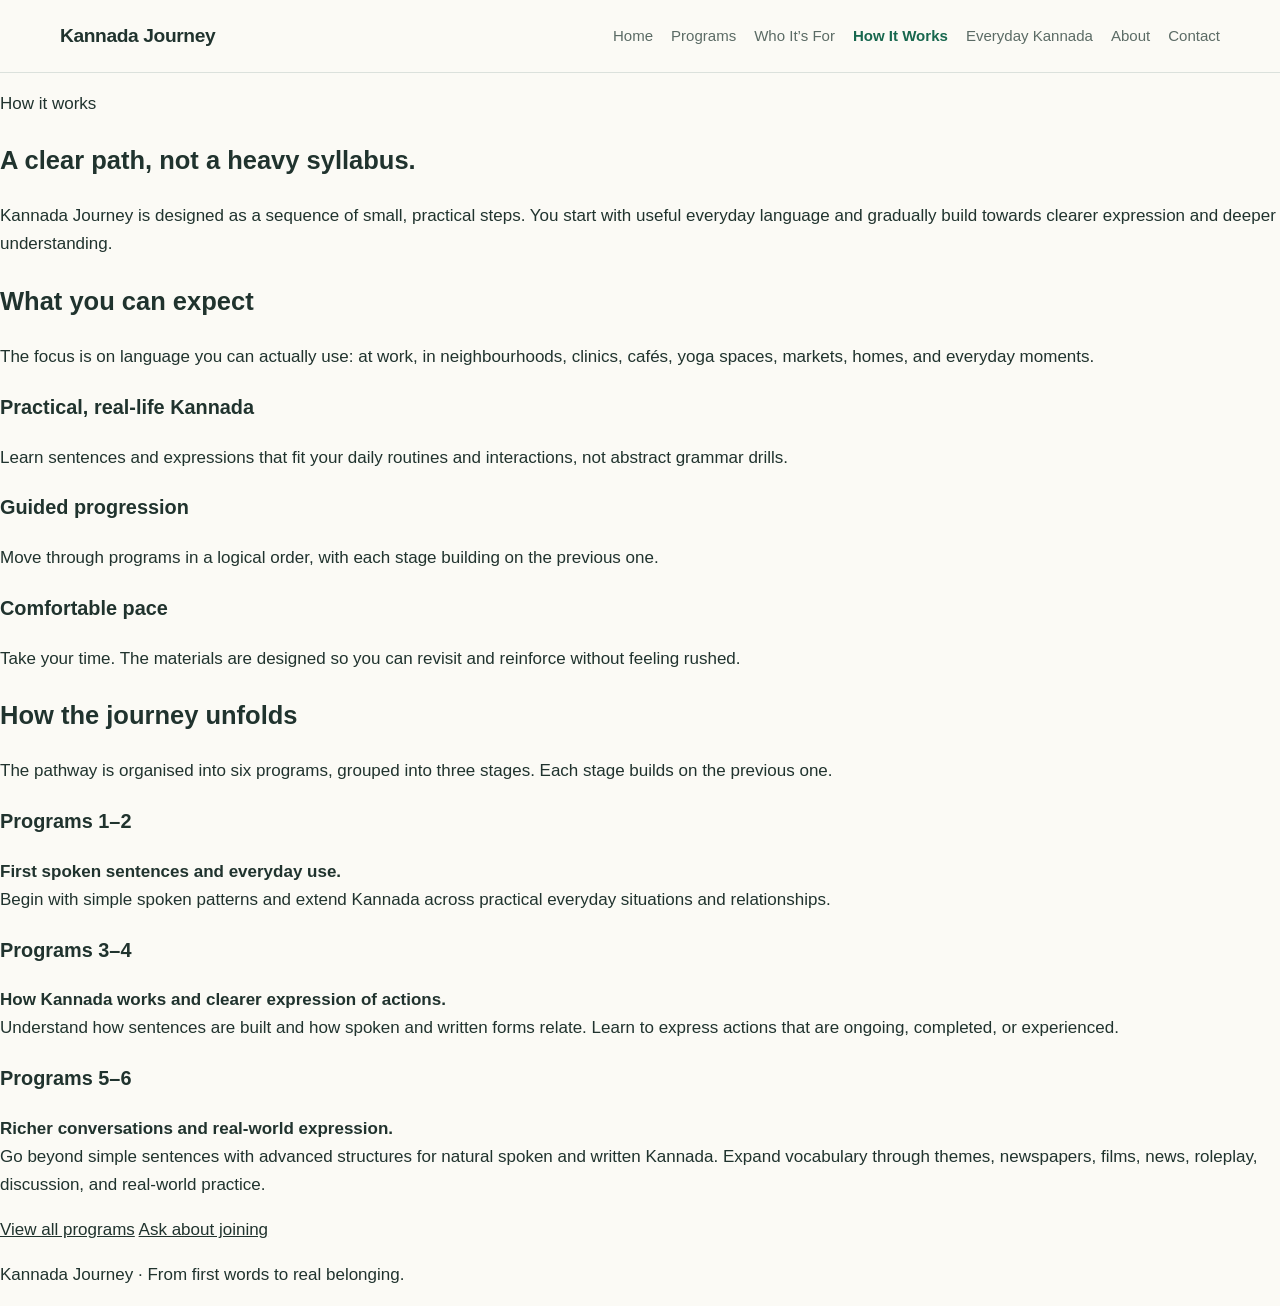
<file: how-it-works.html>
<!doctype html>
<html lang="en">
<head>
  <meta charset="utf-8">
  <meta name="viewport" content="width=device-width, initial-scale=1">
  <meta name="description" content="How Kannada Journey works: a clear, step-by-step path from first words to real belonging.">
  <title>How It Works | Kannada Journey</title>
  <link rel="stylesheet" href="assets/styles.css">
</head>

<body>
  <header>
    <div class="nav">
      <a class="brand" href="index.html">Kannada Journey</a>
      <nav aria-label="Main navigation">
        <a href="index.html">Home</a>
        <a href="programs.html">Programs</a>
        <a href="who-its-for.html">Who It’s For</a>
        <a href="how-it-works.html" aria-current="page">How It Works</a>
        <a href="everyday-kannada.html">Everyday Kannada</a>
        <a href="about.html">About</a>
        <a href="contact.html">Contact</a>
		<!-- <a href="storybook-preview.html">Home - Storybook Preview</a> -->
      </nav>
    </div>
  </header>

  <main>
    <section class="hero">
      <p class="eyebrow">How it works</p>
      <h1>A clear path, not a heavy syllabus.</h1>
      <p class="lede">
        Kannada Journey is designed as a sequence of small, practical steps. You
        start with useful everyday language and gradually build towards clearer
        expression and deeper understanding.
      </p>
    </section>

    <section class="section">
      <h2>What you can expect</h2>
      <p class="section-copy">
        The focus is on language you can actually use: at work, in neighbourhoods,
        clinics, cafés, yoga spaces, markets, homes, and everyday moments.
      </p>

      <div class="grid">
        <article class="card">
          <h3>Practical, real-life Kannada</h3>
          <p>
            Learn sentences and expressions that fit your daily routines and
            interactions, not abstract grammar drills.
          </p>
        </article>

        <article class="card">
          <h3>Guided progression</h3>
          <p>
            Move through programs in a logical order, with each stage building on
            the previous one.
          </p>
        </article>

        <article class="card">
          <h3>Comfortable pace</h3>
          <p>
            Take your time. The materials are designed so you can revisit and
            reinforce without feeling rushed.
          </p>
        </article>
      </div>
    </section>

    <section class="section">
      <h2>How the journey unfolds</h2>
      <p class="section-copy">
        The pathway is organised into six programs, grouped into three stages.
        Each stage builds on the previous one.
      </p>

      <div class="programs-grid">
        <div class="program-group">
          <h3>Programs 1–2</h3>
          <p>
            <strong>First spoken sentences and everyday use.</strong><br>
            Begin with simple spoken patterns and extend Kannada across practical
            everyday situations and relationships.
          </p>
        </div>

        <div class="program-group">
          <h3>Programs 3–4</h3>
          <p>
            <strong>How Kannada works and clearer expression of actions.</strong><br>
            Understand how sentences are built and how spoken and written forms
            relate. Learn to express actions that are ongoing, completed, or
            experienced.
          </p>
        </div>

        <div class="program-group">
          <h3>Programs 5–6</h3>
          <p>
            <strong>Richer conversations and real-world expression.</strong><br>
            Go beyond simple sentences with advanced structures for natural spoken
            and written Kannada. Expand vocabulary through themes, newspapers,
            films, news, roleplay, discussion, and real-world practice.
          </p>
        </div>
      </div>

      <div class="actions">
        <a class="button" href="programs.html">View all programs</a>
        <a class="button secondary" href="contact.html">Ask about joining</a>
      </div>
    </section>
  </main>

  <footer>
    <p>Kannada Journey · From first words to real belonging.</p>
  </footer>
</body>
</html>
</file>
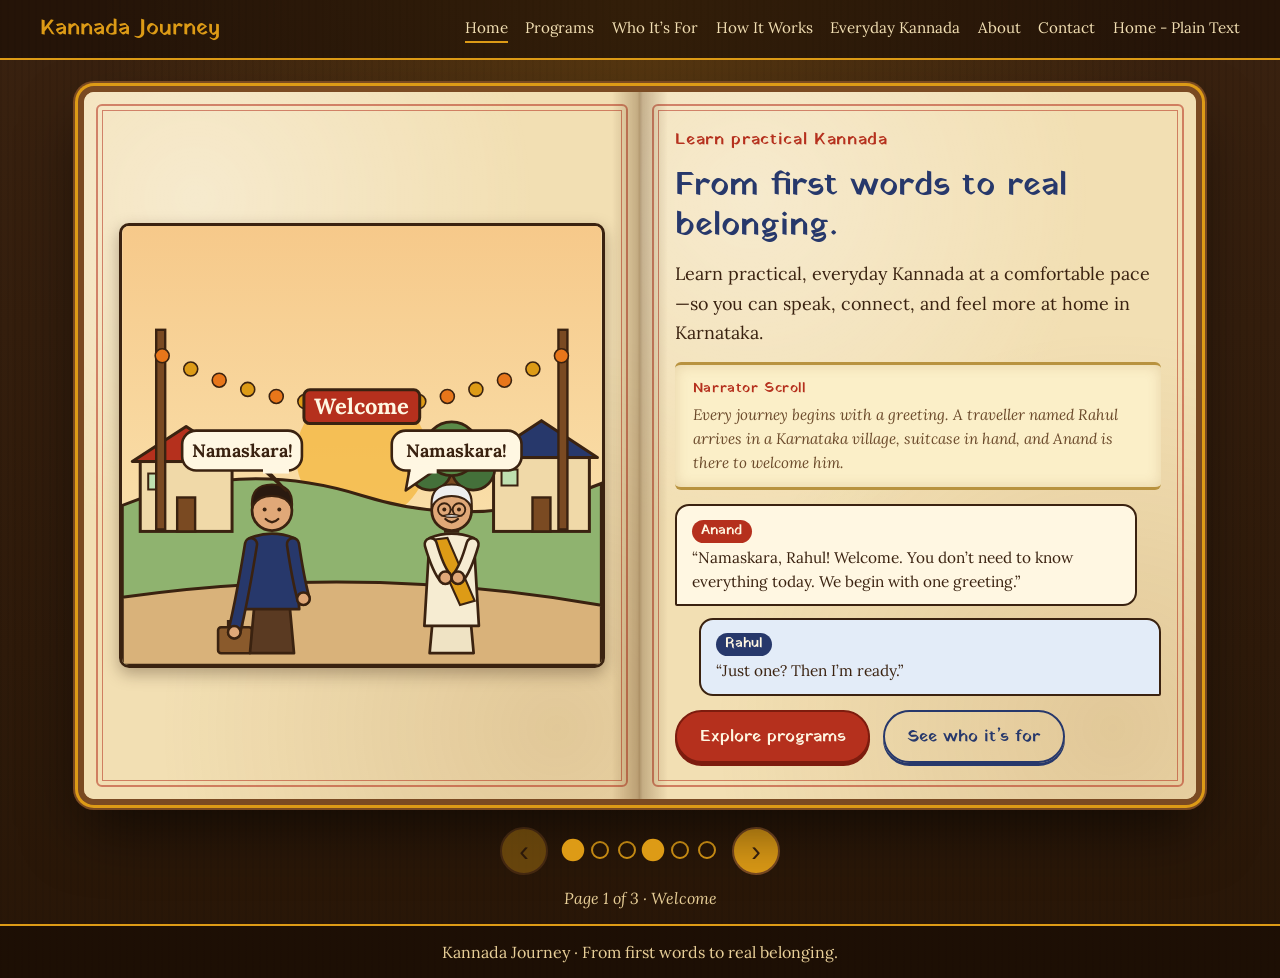
<file: storybook-preview.html>
<!DOCTYPE html>
<html lang="en">
<head>
  <meta charset="utf-8">
  <meta name="viewport" content="width=device-width, initial-scale=1, viewport-fit=cover">
  <title>Kannada Journey: Storybook preview (all pages)</title>
  <meta name="description" content="Six-program pathway from first spoken sentences to confident, expressive Kannada, told as the story of Anand and Rahul.">

  <!-- Fonts for the storybook look (Kannada + vintage display). Remove if your styles.css already loads fonts. -->
  <link rel="preconnect" href="https://fonts.googleapis.com">
  <link rel="preconnect" href="https://fonts.gstatic.com" crossorigin>
  <link href="https://fonts.googleapis.com/css2?family=Lora:ital,wght@0,400;0,600;1,400&family=Noto+Serif+Kannada:wght@400;600;800&family=Yatra+One&display=swap" rel="stylesheet">

  <style>
/* =====================================================================
   KANNADA JOURNEY: STORYBOOK STYLES (ONE FILE FOR ALL SEVEN PAGES)
   Paste this ONCE at the very END of your existing styles.css.
   If you pasted any earlier storybook CSS, delete that first, so the
   storybook styles appear only once.
   Every class starts with .sb- so nothing clashes with your own CSS.
   ===================================================================== */

/* =====================================================================
   KANNADA JOURNEY: STORYBOOK PROGRAMS PAGE
   Paste this at the END of your existing styles.css.
   Every class starts with .sb- so nothing clashes with your other pages.
   Change the colours in :root to restyle the whole book.
   ===================================================================== */

:root {
  --sb-desk:      #3a2210;
  --sb-desk-2:    #281607;
  --sb-paper:     #f2dfb3;
  --sb-paper-2:   #e8cf98;
  --sb-ink:       #3a2210;
  --sb-ink-soft:  #6b4a2b;
  --sb-red:       #b5301d;
  --sb-gold:      #dd9b16;
  --sb-green:     #44703a;
  --sb-indigo:    #27386b;
  --sb-display:   "Yatra One", "Noto Serif Kannada", Georgia, serif;
  --sb-body-font: "Lora", "Noto Serif Kannada", Georgia, serif;
}

.sb-body {
  margin: 0;
  min-height: 100vh;
  display: flex;
  flex-direction: column;
  color: var(--sb-ink);
  font-family: var(--sb-body-font);
  background:
    radial-gradient(ellipse at 50% 0%, rgba(221,155,22,.18), transparent 60%),
    repeating-linear-gradient(90deg, rgba(0,0,0,.06) 0 2px, transparent 2px 7px),
    linear-gradient(var(--sb-desk), var(--sb-desk-2));
}
.sb-body *, .sb-body *::before, .sb-body *::after { box-sizing: border-box; }

/* ---------- Top bar ---------- */
.sb-topbar {
  display: flex;
  flex-wrap: wrap;
  align-items: center;
  justify-content: space-between;
  gap: .5rem 1.5rem;
  padding: .8rem clamp(1rem, 4vw, 2.5rem);
  background: rgba(20, 10, 3, .55);
  border-bottom: 2px solid var(--sb-gold);
}
.sb-brand {
  font-family: var(--sb-display);
  font-size: 1.35rem;
  color: var(--sb-gold);
  text-decoration: none;
}
.sb-topnav { display: flex; flex-wrap: wrap; gap: .25rem 1.1rem; }
.sb-topnav a {
  color: #f2dfb3;
  text-decoration: none;
  font-size: .95rem;
  padding: .25rem 0;
  border-bottom: 2px solid transparent;
}
.sb-topnav a:hover,
.sb-topnav a[aria-current="page"] { border-bottom-color: var(--sb-gold); }
.sb-topbar a:focus-visible { outline: 3px solid var(--sb-gold); outline-offset: 3px; }

/* ---------- Stage ---------- */
.sb-stage {
  flex: 1;
  width: 100%;
  max-width: 1160px;
  margin: 0 auto;
  padding: clamp(1rem, 3vw, 2rem) clamp(.5rem, 3vw, 1.5rem) 1rem;
}

/* ---------- Book ---------- */
.sb-book {
  position: relative;
  border-radius: 10px;
  background: var(--sb-paper);
  box-shadow:
    0 0 0 6px #7a4a22,
    0 0 0 9px var(--sb-gold),
    0 0 0 11px #7a4a22,
    0 30px 60px rgba(0,0,0,.55);
  outline: none;
}

.sb-spread {
  display: none;
  grid-template-columns: 1fr 1fr;
  align-items: stretch;
  min-height: 560px;
  perspective: 1800px;
  position: relative;
}
.sb-spread.is-active { display: grid; }

.sb-spread::after {
  content: "";
  position: absolute;
  top: 0; bottom: 0; left: 50%;
  width: 56px;
  transform: translateX(-50%);
  pointer-events: none;
  background: linear-gradient(90deg,
    transparent, rgba(80,45,10,.28) 45%, rgba(80,45,10,.4) 50%, rgba(80,45,10,.28) 55%, transparent);
}

.sb-page {
  position: relative;
  padding: clamp(1.2rem, 3vw, 2.2rem);
  background:
    radial-gradient(circle at 20% 15%, rgba(255,255,255,.35), transparent 45%),
    radial-gradient(circle at 85% 90%, rgba(150,95,30,.18), transparent 50%),
    var(--sb-paper);
}
.sb-page--art {
  border-radius: 10px 0 0 10px;
  display: flex;
  align-items: center;
  justify-content: center;
}
.sb-page--text {
  border-radius: 0 10px 10px 0;
  display: flex;
  flex-direction: column;
  justify-content: center;
  gap: .9rem;
  transform-origin: left center;
  backface-visibility: hidden;
}

/* inner ruled border */
.sb-page::before {
  content: "";
  position: absolute;
  inset: 12px;
  border: 2px solid var(--sb-red);
  outline: 1px solid var(--sb-red);
  outline-offset: -7px;
  border-radius: 6px;
  pointer-events: none;
  opacity: .55;
}

/* ---------- Art ---------- */
.sb-art {
  position: relative;
  width: 100%;
  max-width: 520px;
  margin: 0 auto;
}
.sb-art svg {
  display: block;
  width: 100%;
  height: auto;
  aspect-ratio: 480 / 440;
  border-radius: 10px;
  border: 3px solid var(--sb-ink);
  box-shadow: 0 6px 16px rgba(58,34,16,.35);
}
.sb-art img {
  display: block;
  width: 100%;
  height: auto;
  max-height: 560px;
  object-fit: contain;
  border-radius: 10px;
  border: 3px solid var(--sb-ink);
  box-shadow: 0 6px 16px rgba(58,34,16,.35);
}

/* Shown only if storybook.js has not loaded: tells you what is wrong */
.sb-art__fallback {
  margin: 0;
  padding: 2rem 1.2rem;
  text-align: center;
  font-style: italic;
  line-height: 1.5;
  color: var(--sb-ink-soft);
  border: 3px dashed var(--sb-red);
  border-radius: 10px;
  background: rgba(181,48,29,.07);
}

.sb-svg-text { font-family: var(--sb-body-font); }

/* ---------- Typography ---------- */
.sb-kicker,
.sb-chapter {
  margin: 0;
  font-family: var(--sb-display);
  font-size: 1.05rem;
  color: var(--sb-red);
  letter-spacing: .04em;
}
.sb-chapter::before { content: "❖ "; color: var(--sb-gold); }

.sb-title,
.sb-heading {
  margin: 0;
  font-family: var(--sb-display);
  font-weight: 400;
  color: var(--sb-indigo);
  line-height: 1.2;
}
.sb-title   { font-size: clamp(1.45rem, 3vw, 2.05rem); }
.sb-heading { font-size: clamp(1.4rem, 2.8vw, 2rem); }
.sb-heading__main { display: block; }
.sb-heading__sub {
  display: block;
  margin-top: .3rem;
  font-family: var(--sb-body-font);
  font-style: italic;
  font-size: .62em;
  color: var(--sb-red);
}

.sb-lead {
  margin: 0;
  font-size: clamp(1rem, 1.5vw, 1.12rem);
  line-height: 1.65;
  max-width: 36em;
}
.sb-focus {
  margin: 0;
  font-size: .92rem;
  line-height: 1.5;
  color: var(--sb-ink-soft);
}
.sb-focus strong { color: var(--sb-green); }

/* Narrator scroll */
.sb-scroll {
  position: relative;
  padding: .7rem 1.1rem;
  background: #fbefc8;
  border-top: 3px solid #b8923f;
  border-bottom: 3px solid #b8923f;
  border-radius: 6px;
  box-shadow: inset 0 0 14px rgba(150,95,30,.2);
  max-width: 36em;
}
.sb-scroll p { margin: 0; font-style: italic; font-size: .95rem; line-height: 1.6; color: var(--sb-ink-soft); }
.sb-scroll .sb-scroll__label {
  margin-bottom: .2rem;
  font-style: normal;
  font-family: var(--sb-display);
  font-size: .9rem;
  color: var(--sb-red);
  letter-spacing: .04em;
}

/* Dialogue */
.sb-dialogue { display: grid; gap: .7rem; max-width: 36em; }
.sb-line {
  position: relative;
  padding: .65rem .9rem .7rem;
  border: 2px solid var(--sb-ink);
  border-radius: 14px;
  line-height: 1.55;
  font-size: .96rem;
}
.sb-line p { margin: 0; }
.sb-who {
  display: inline-block;
  margin-bottom: .2rem;
  padding: .05rem .6rem;
  font-family: var(--sb-display);
  font-size: .85rem;
  color: #fff7e2;
  border-radius: 999px;
}
.sb-line--anand { background: #fff7e2; margin-right: 1.5rem; border-bottom-left-radius: 2px; }
.sb-line--anand .sb-who { background: var(--sb-red); }
.sb-line--rahul { background: #e3ecf8; margin-left: 1.5rem; border-bottom-right-radius: 2px; }
.sb-line--rahul .sb-who { background: var(--sb-indigo); }

.sb-story {
  margin: .3rem 0 0;
  padding: .8rem 1rem;
  font-style: italic;
  line-height: 1.6;
  color: var(--sb-ink-soft);
  background: rgba(221,155,22,.16);
  border-left: 4px solid var(--sb-gold);
  border-radius: 0 8px 8px 0;
  max-width: 36em;
}

.sb-route {
  margin: 0;
  padding: 0;
  list-style: none;
  display: grid;
  gap: .7rem;
}
.sb-route li {
  padding: .6rem .9rem;
  border: 2px dashed var(--sb-green);
  border-radius: 8px;
  line-height: 1.5;
}
.sb-route li span { display: block; font-family: var(--sb-display); color: var(--sb-green); }

/* ---------- Buttons ---------- */
.sb-actions { display: flex; flex-wrap: wrap; gap: .8rem; }
.sb-btn {
  display: inline-block;
  padding: .75rem 1.4rem;
  font-family: var(--sb-display);
  font-size: 1.05rem;
  color: #fff7e2;
  background: var(--sb-red);
  border: 2px solid #7d1c0e;
  border-radius: 999px;
  box-shadow: 0 3px 0 #7d1c0e;
  text-decoration: none;
  cursor: pointer;
  align-self: flex-start;
}
.sb-btn:hover { background: #cc3a25; }
.sb-btn:active { transform: translateY(2px); box-shadow: 0 1px 0 #7d1c0e; }
.sb-btn--ghost {
  color: var(--sb-indigo);
  background: transparent;
  border-color: var(--sb-indigo);
  box-shadow: 0 3px 0 var(--sb-indigo);
}
.sb-btn--ghost:hover { background: rgba(39,56,107,.1); }
.sb-link {
  align-self: flex-start;
  padding: 0;
  font: inherit;
  font-style: italic;
  color: var(--sb-ink-soft);
  background: none;
  border: 0;
  text-decoration: underline;
  cursor: pointer;
}

/* ---------- Controls ---------- */
.sb-controls {
  display: flex;
  align-items: center;
  justify-content: center;
  gap: 1rem;
  margin-top: 1.8rem;
}
.sb-turn {
  width: 48px;
  height: 48px;
  font-size: 1.8rem;
  line-height: 1;
  color: var(--sb-ink);
  background: var(--sb-gold);
  border: 2px solid #7a4a22;
  border-radius: 50%;
  cursor: pointer;
}
.sb-turn:hover:not(:disabled) { background: #f1b43a; }
.sb-turn:disabled { opacity: .35; cursor: default; }

.sb-dots {
  display: flex;
  flex-wrap: wrap;
  justify-content: center;
  gap: .55rem;
  margin: 0;
  padding: 0;
  list-style: none;
}
.sb-dots button {
  width: 18px;
  height: 18px;
  padding: 0;
  background: transparent;
  border: 2px solid var(--sb-gold);
  border-radius: 50%;
  cursor: pointer;
}
.sb-dots button[aria-current="true"] { background: var(--sb-gold); transform: scale(1.25); }

.sb-counter {
  margin: .8rem 0 0;
  text-align: center;
  font-style: italic;
  color: #e8cf98;
}
.sb-footer {
  padding: 1rem;
  text-align: center;
  color: #e8cf98;
  background: rgba(20,10,3,.55);
  border-top: 2px solid var(--sb-gold);
}

.sb-body button:focus-visible,
.sb-body a:focus-visible { outline: 3px solid var(--sb-indigo); outline-offset: 3px; }
.sb-controls button:focus-visible { outline-color: #fff; }

/* ---------- Page-turn animation ---------- */
@keyframes sbTurnNext {
  from { transform: rotateY(-80deg); opacity: .2; }
  to   { transform: rotateY(0);      opacity: 1; }
}
@keyframes sbTurnPrev {
  from { transform: rotateY(60deg);  opacity: .2; }
  to   { transform: rotateY(0);      opacity: 1; }
}
@keyframes sbFade { from { opacity: 0; } to { opacity: 1; } }

.sb-spread.sb-go-next .sb-page--text { animation: sbTurnNext .7s ease both; }
.sb-spread.sb-go-prev .sb-page--text { animation: sbTurnPrev .7s ease both; }
.sb-spread.sb-go-next .sb-page--art,
.sb-spread.sb-go-prev .sb-page--art  { animation: sbFade .7s ease both; }

/* ---------- Mobile: picture on top, text below ---------- */
@media (max-width: 800px) {
  .sb-spread { grid-template-columns: 1fr; min-height: 0; }
  .sb-spread::after { display: none; }
  .sb-page--art  { border-radius: 10px 10px 0 0; padding-bottom: .6rem; }
  .sb-page--text { border-radius: 0 0 10px 10px; }
  .sb-topbar { justify-content: center; text-align: center; }
  .sb-topnav { justify-content: center; }
  .sb-dots { max-width: 220px; }
  .sb-line--anand { margin-right: .5rem; }
  .sb-line--rahul { margin-left: .5rem; }
}

@media (prefers-reduced-motion: reduce) {
  .sb-spread.sb-go-next .sb-page--text,
  .sb-spread.sb-go-prev .sb-page--text,
  .sb-spread.sb-go-next .sb-page--art,
  .sb-spread.sb-go-prev .sb-page--art { animation: none; }
}


/* =====================================================================
   KANNADA JOURNEY: EXTRA STORYBOOK STYLES FOR THE OTHER PAGES
   Paste this at the very END of styles.css, AFTER the storybook-styles.css
   block you already added for the Programs page.
   (Home, Who It's For, How It Works, Everyday Kannada, About)
   ===================================================================== */

/* A third speaker: guests such as Meera, Arjun, Sofia and Neha */
.sb-line--guest { background: #e6f1df; margin-left: 1.5rem; border-bottom-right-radius: 2px; }
.sb-line--guest .sb-who { background: var(--sb-green); }

.sb-lead strong { color: var(--sb-green); font-family: var(--sb-display); font-weight: 400; }

/* ---------- Three little cards ---------- */
.sb-cards { display: grid; gap: .6rem; max-width: 36em; }
.sb-card {
  padding: .6rem .9rem .7rem;
  background: #fff7e2;
  border: 2px dashed var(--sb-green);
  border-radius: 10px;
}
.sb-card__title {
  margin: 0 0 .15rem;
  font-family: var(--sb-display);
  font-weight: 400;
  font-size: 1.05rem;
  color: var(--sb-red);
}
.sb-card p { margin: 0; font-size: .94rem; line-height: 1.5; }

/* ---------- Tab-like chips that jump to a page ---------- */
.sb-tabs { display: flex; flex-wrap: wrap; gap: .5rem; max-width: 36em; }
.sb-tab {
  padding: .45rem .9rem;
  font: inherit;
  font-size: .9rem;
  color: var(--sb-indigo);
  background: #fff7e2;
  border: 2px solid var(--sb-indigo);
  border-radius: 999px;
  cursor: pointer;
}
.sb-tab:hover { background: var(--sb-indigo); color: #fff7e2; }

/* ---------- Two lists side by side ---------- */
.sb-twocol {
  display: grid;
  grid-template-columns: 1fr 1fr;
  gap: .8rem;
  max-width: 38em;
}
.sb-list {
  padding: .6rem .8rem;
  background: rgba(68,112,58,.09);
  border-left: 4px solid var(--sb-green);
  border-radius: 0 8px 8px 0;
}
.sb-list__title {
  margin: 0 0 .3rem;
  font-family: var(--sb-display);
  font-weight: 400;
  font-size: .95rem;
  color: var(--sb-green);
}
.sb-list ul { margin: 0; padding-left: 1.1rem; }
.sb-list li { margin-bottom: .25rem; font-size: .88rem; line-height: 1.45; }

/* ---------- Kannada phrase chips (Everyday Kannada) ---------- */
.sb-phrases {
  display: grid;
  grid-template-columns: 1fr 1fr;
  gap: .5rem;
  margin: 0;
  padding: 0;
  list-style: none;
  max-width: 36em;
}
.sb-phrase {
  padding: .5rem .7rem;
  background: #fff7e2;
  border: 2px solid var(--sb-gold);
  border-radius: 10px;
  line-height: 1.3;
}
.sb-phrase__kn { display: block; font-size: 1.1rem; font-weight: 600; color: var(--sb-indigo); }
.sb-phrase__en { display: block; font-size: .82rem; font-style: italic; color: var(--sb-ink-soft); }

@media (max-width: 800px) {
  .sb-twocol { grid-template-columns: 1fr; }
  .sb-line--guest { margin-left: .5rem; }
}
@media (max-width: 420px) {
  .sb-phrases { grid-template-columns: 1fr; }
}

/* =====================================================================
   CONTACT PAGE: the enquiry form
   ===================================================================== */
.sb-form { display: grid; gap: .7rem; max-width: 38em; }
.sb-form__row { display: grid; grid-template-columns: 1fr 1fr; gap: .7rem; }
.sb-field { display: grid; gap: .2rem; }
.sb-field label {
  font-family: var(--sb-display);
  font-size: .88rem;
  color: var(--sb-green);
}
.sb-field input,
.sb-field select,
.sb-field textarea {
  width: 100%;
  padding: .5rem .65rem;
  font: inherit;
  font-size: .95rem;
  color: var(--sb-ink);
  background: #fffaf0;
  border: 2px solid var(--sb-ink-soft);
  border-radius: 8px;
}
.sb-field textarea { min-height: 4.2rem; resize: vertical; }
.sb-field input:focus,
.sb-field select:focus,
.sb-field textarea:focus { outline: 3px solid var(--sb-gold); outline-offset: 1px; border-color: var(--sb-red); }

/* Spam trap: hidden from people, visible to simple bots */
.sb-hp { position: absolute; left: -9999px; width: 1px; height: 1px; overflow: hidden; }

.sb-consent { margin: 0; font-size: .82rem; line-height: 1.45; color: var(--sb-ink-soft); }
.sb-status { margin: 0; padding: .6rem .9rem; border-radius: 8px; line-height: 1.5; }
.sb-status:empty { display: none; }
.sb-status--info  { background: rgba(221,155,22,.18); border-left: 4px solid var(--sb-gold); }
.sb-status--ok    { background: rgba(68,112,58,.16);  border-left: 4px solid var(--sb-green); }
.sb-status--error { background: rgba(181,48,29,.14);  border-left: 4px solid var(--sb-red); }
.sb-btn:disabled { opacity: .6; cursor: default; }

@media (max-width: 560px) {
  .sb-form__row { grid-template-columns: 1fr; }
}

/* =====================================================================
   PROGRAMS PAGE: Anand's slate, taglines and "what you will learn" lists
   ===================================================================== */
.sb-tagline {
  margin: 0;
  font-style: italic;
  font-size: 1.02rem;
  color: var(--sb-red);
}
.sb-subhead {
  margin: .3rem 0 0;
  font-family: var(--sb-display);
  font-weight: 400;
  font-size: 1.05rem;
  color: var(--sb-green);
}
.sb-bullets {
  margin: 0;
  padding: 0;
  list-style: none;
  display: grid;
  gap: .4rem;
  max-width: 36em;
}
.sb-bullets li {
  position: relative;
  padding-left: 1.5rem;
  font-size: .95rem;
  line-height: 1.5;
}
.sb-bullets li::before {
  content: "✦";
  position: absolute;
  left: 0;
  top: 0;
  color: var(--sb-gold);
}
.sb-btn--small { padding: .5rem 1.1rem; font-size: .95rem; }

/* The chalk slate Anand uses to show examples */
.sb-slate {
  width: 100%;
  max-width: 520px;
  margin: 0 auto;
  padding: 1.1rem 1.3rem 1.3rem;
  color: #f6efd9;
  background:
    radial-gradient(circle at 25% 20%, rgba(255,255,255,.06), transparent 50%),
    #2b312c;
  border: 10px solid #7a4a22;
  border-radius: 10px;
  box-shadow: inset 0 0 30px rgba(0,0,0,.55), 0 6px 16px rgba(58,34,16,.35);
}
.sb-slate__title {
  margin: 0;
  font-family: var(--sb-display);
  font-size: 1.3rem;
  color: #f4d27a;
}
.sb-slate__sub {
  margin: .1rem 0 .7rem;
  font-style: italic;
  font-size: .9rem;
  color: #cfc9b0;
}
.sb-slate__list { margin: 0; padding: 0; list-style: none; display: grid; gap: .1rem; }
.sb-slate__list li { padding: .4rem 0; border-bottom: 1px dashed rgba(246,239,217,.28); }
.sb-slate__list li:last-child { border-bottom: 0; }
.sb-slate__kn { display: block; font-size: 1.15rem; font-weight: 600; line-height: 1.4; }
.sb-slate__en { display: block; font-size: .86rem; font-style: italic; color: #e8d79a; }

.sb-slate__note {
  margin: .8rem 0 0;
  font-size: .8rem;
  font-style: italic;
  color: #cfc9b0;
}

</style>
</head>
<body class="sb-body">

  <!-- Top bar. If you prefer your existing site header, replace this block with it. -->
  <header class="sb-topbar">
    <a class="sb-brand" href="index.html">Kannada Journey</a>
    <nav class="sb-topnav" aria-label="Main">
      <a href="index.html">Home</a>
      <a href="programs.html" aria-current="page">Programs</a>
      <a href="who-its-for.html">Who It’s For</a>
      <a href="how-it-works.html">How It Works</a>
      <a href="everyday-kannada.html">Everyday Kannada</a>
      <a href="about.html">About</a>
      <a href="contact.html">Contact</a>
	  <a href="index.html" data-real>Home - Plain Text</a>
    </nav>
  </header>

  <main class="sb-stage"></main>

  <footer class="sb-footer">Kannada Journey · From first words to real belonging.</footer>

  <script>
/* =====================================================================
   KANNADA JOURNEY: STORYBOOK PROGRAMS PAGE  (storybook.js)
   ---------------------------------------------------------------------
   1) IMAGES : the list of picture slots. Edit it to swap any picture.
   2) The drawings (SVG) that appear when a slot is left empty.
   3) The page-turning code (no need to touch it).

   Characters:  Anand = the teacher (white hair, cream kurta, glasses)
                Rahul = the learner (dark hair, indigo shirt)
   ===================================================================== */

/* ---------------------------------------------------------------------
   1) PICTURE SLOTS
   Leave a slot as "" to show the built-in drawing.
   To use your own picture, put the file path between the quotes, e.g.
       program1: "images/program1.jpg",
   If the file cannot be loaded, the built-in drawing is shown instead.
   --------------------------------------------------------------------- */
var IMAGES = {
  cover:    "",   // front cover: Anand and Rahul set off at sunrise
  overview: "",   // the winding road with six milestones
  program1: "",   // Program 1: veranda, slate, the four scroll tags
  program2: "",   // Program 2: village market and the Matrix Map
  program3: "",   // Program 3: library veranda, slate, brass lamp
  program4: "",   // Program 4: pavilion, two hourglasses, stone arches
  program5: "",   // Program 5: banyan tree, fairylights, tea stall
  program6: "",   // Program 6: stage, red curtain, projector beam
  finale:   "",   // last page of every story: the village gate with a lamp

  /* ---- Home page (index.html) ---- */
  home1:    "",   // Rahul arrives in the village, Anand greets him
  home2:    "",   // three stepping stones across a stream
  home3:    "",   // signpost with six arrows (the six programs)

  /* ---- Who It's For (who-its-for.html) ---- */
  who0:     "",   // four travellers reach the village square
  whoHealth:"",   // healthcare: the ward
  whoIT:    "",   // IT and workplace: the office
  whoYoga:  "",   // yoga learners and visitors: the yoga hall
  whoFamily:"",   // residents and families: the lane

  /* ---- How It Works (how-it-works.html) ---- */
  how0:     "",   // signpost with three stages
  how1:     "",   // the places where Kannada is used
  stage1:   "",   // Programs 1-2 (uses the Program 1 scene)
  stage2:   "",   // Programs 3-4 (uses the Program 3 scene)
  stage3:   "",   // Programs 5-6 (uses the Program 6 scene)

  /* ---- Everyday Kannada (everyday-kannada.html) ---- */
  ev0:      "",   // signpost with four arrows
  evPeople: "",   // people and places
  evDaily:  "",   // daily needs
  evWork:   "",   // work and study
  evHealth: "",   // health and safety

  /* ---- About (about.html) ---- */
  about0:   "",   // Anand welcomes you at the house of Kannada Journey
  about1:   "",   // the tree: spoken roots, growing expression

  /* ---- Contact (contact.html) ---- */
  contact0: ""    // the guest book at the door of the house
};

/* ---------------------------------------------------------------------
   ENQUIRY FORM (contact.html)
   Until you decide where enquiries should go, leave endpoint empty:
   the form then shows a polite "not collecting enquiries yet" message
   and sends nothing anywhere.
   When you are ready, paste the web address of your form service here,
   for example a Formspree or Google Apps Script URL:
       endpoint: "https://formspree.io/f/your-code",
   The form will then send all its fields to that address.
   --------------------------------------------------------------------- */
var ENQUIRY = {
  endpoint: ""
};

/* ---------------------------------------------------------------------
   2) DRAWINGS
   Palette: paper #f2dfb3  ink #3a2210  red #b5301d  gold #dd9b16
            green #44703a  indigo #27386b
   --------------------------------------------------------------------- */
var INK = "#3a2210";
var SCENES = {};

/* ---------- Characters ----------
   fig(x, y, scale, options)
   x,y   : position of the feet (standing) or of the seat (sitting)
   who   : "anand" | "rahul" | "local"
   pose  : "stand" | "sit" (cross-legged) | "bench" (sitting on a seat)
   l, r  : hand positions [x, y] relative to the figure, left/right side
   top, low, hair : colours.   f : true for a woman.
---------------------------------------------------------------------- */
function fig(x, y, s, o) {
  o = o || {};
  var who = o.who || "local";
  var pose = o.pose || "stand";
  var skin = o.skin || "#e0a878";
  var top = o.top || (who === "anand" ? "#f6ecd2" : "#27386b");
  var low = o.low || (who === "anand" ? "#efe3c4" : "#5a3a22");
  var hair = o.hair || (who === "anand" ? "#eeeeee" : "#2a1a10");
  var sy, hy, g = "";

  if (pose === "stand") {
    sy = -104; hy = -136;
    if (o.f) {
      g += '<path d="M-20 -108 Q0 -116 20 -108 L26 0 L-26 0 Z" fill="' + top + '" stroke="' + INK + '" stroke-width="2.6" stroke-linejoin="round"/>';
    } else {
      g += '<path d="M-17 -44 L17 -44 L21 0 L-21 0 Z" fill="' + low + '" stroke="' + INK + '" stroke-width="2.6" stroke-linejoin="round"/>';
      g += '<path d="M-21 -110 Q0 -118 21 -110 L26 ' + (who === "anand" ? -26 : -42) + ' L-26 ' + (who === "anand" ? -26 : -42) + ' Z" fill="' + top + '" stroke="' + INK + '" stroke-width="2.6" stroke-linejoin="round"/>';
    }
  } else {
    sy = -72; hy = -104;
    if (pose === "bench") {
      g += '<rect x="-24" y="-22" width="48" height="14" rx="6" fill="' + low + '" stroke="' + INK + '" stroke-width="2.6"/>';
      g += '<rect x="-24" y="-12" width="16" height="44" rx="5" fill="' + low + '" stroke="' + INK + '" stroke-width="2.6"/>';
      g += '<rect x="8" y="-12" width="16" height="44" rx="5" fill="' + low + '" stroke="' + INK + '" stroke-width="2.6"/>';
    } else {
      g += '<ellipse cx="0" cy="-12" rx="50" ry="14" fill="' + low + '" stroke="' + INK + '" stroke-width="2.6"/>';
    }
    g += '<path d="M-21 -78 Q0 -86 21 -78 L28 -16 L-28 -16 Z" fill="' + top + '" stroke="' + INK + '" stroke-width="2.6" stroke-linejoin="round"/>';
  }

  if (who === "anand") {
    g += '<path d="M-20 ' + (sy - 4) + ' L-4 ' + (sy - 6) + ' L22 ' + (sy + 54) + ' L8 ' + (sy + 58) + ' Z" fill="#dd9b16" stroke="' + INK + '" stroke-width="2"/>';
  }

  function arm(side, h) {
    var sx = side * 20;
    var cx = (sx + h[0]) / 2, cy = (sy + h[1]) / 2 + 8;
    var p = 'M' + sx + ' ' + sy + ' Q' + cx + ' ' + cy + ' ' + h[0] + ' ' + h[1];
    return '<path d="' + p + '" fill="none" stroke="' + INK + '" stroke-width="14" stroke-linecap="round"/>' +
      '<path d="' + p + '" fill="none" stroke="' + top + '" stroke-width="9" stroke-linecap="round"/>' +
      '<circle cx="' + h[0] + '" cy="' + h[1] + '" r="6" fill="' + skin + '" stroke="' + INK + '" stroke-width="2.4"/>';
  }
  var dl = pose === "stand" ? [-30, -52] : [-34, -24];
  var dr = pose === "stand" ? [30, -52] : [34, -24];
  g += arm(-1, o.l || dl) + arm(1, o.r || dr);
  if (o.extra) g += o.extra;

  /* head */
  g += '<circle cx="0" cy="' + hy + '" r="19" fill="' + skin + '" stroke="' + INK + '" stroke-width="2.6"/>';
  g += '<path d="M-19 ' + (hy - 3) + ' Q-21 ' + (hy - 25) + ' 0 ' + (hy - 25) + ' Q21 ' + (hy - 25) + ' 19 ' + (hy - 3) + ' Q14 ' + (hy - 14) + ' 0 ' + (hy - 14) + ' Q-14 ' + (hy - 14) + ' -19 ' + (hy - 3) + ' Z" fill="' + hair + '" stroke="' + INK + '" stroke-width="2"/>';
  if (o.f) {
    g += '<circle cx="0" cy="' + (hy - 26) + '" r="8" fill="' + hair + '" stroke="' + INK + '" stroke-width="2"/>';
  }
  g += '<circle cx="-7" cy="' + (hy - 1) + '" r="1.9" fill="' + INK + '"/><circle cx="7" cy="' + (hy - 1) + '" r="1.9" fill="' + INK + '"/>';
  g += '<path d="M-6 ' + (hy + 8) + ' Q0 ' + (hy + 14) + ' 6 ' + (hy + 8) + '" fill="none" stroke="' + INK + '" stroke-width="2.2" stroke-linecap="round"/>';
  if (who === "anand") {
    g += '<circle cx="-7" cy="' + (hy - 1) + '" r="6" fill="none" stroke="' + INK + '" stroke-width="1.8"/><circle cx="7" cy="' + (hy - 1) + '" r="6" fill="none" stroke="' + INK + '" stroke-width="1.8"/><path d="M-1 ' + (hy - 1) + ' L1 ' + (hy - 1) + '" stroke="' + INK + '" stroke-width="1.8"/>';
    g += '<path d="M-9 ' + (hy + 5) + ' Q0 ' + (hy + 2) + ' 9 ' + (hy + 5) + ' Q0 ' + (hy + 8) + ' -9 ' + (hy + 5) + ' Z" fill="#dcdcdc" stroke="' + INK + '" stroke-width="1.2"/>';
  }
  return '<g transform="translate(' + x + ' ' + y + ') scale(' + s + ')">' + g + '</g>';
}

/* Rolled scroll tag with text */
function scrollTag(x, y, w, h, text, size, fill) {
  fill = fill || "#fff3cf";
  return '<g>' +
    '<rect x="' + x + '" y="' + y + '" width="' + w + '" height="' + h + '" fill="' + fill + '" stroke="' + INK + '" stroke-width="2.5"/>' +
    '<ellipse cx="' + x + '" cy="' + (y + h / 2) + '" rx="7" ry="' + (h / 2) + '" fill="#e0b25e" stroke="' + INK + '" stroke-width="2.5"/>' +
    '<ellipse cx="' + (x + w) + '" cy="' + (y + h / 2) + '" rx="7" ry="' + (h / 2) + '" fill="#e0b25e" stroke="' + INK + '" stroke-width="2.5"/>' +
    '<text class="sb-svg-text" x="' + (x + w / 2) + '" y="' + (y + h / 2 + size / 3) + '" font-size="' + size + '" text-anchor="middle" fill="' + INK + '" font-weight="700">' + text + '</text>' +
    '</g>';
}

/* Speech bubble. tail: "l" (bottom-left) or "r" (bottom-right) */
function bubble(x, y, w, h, text, size, tail) {
  var tx = tail === "r" ? x + w - 40 : x + 18;
  return '<g>' +
    '<path d="M' + tx + ' ' + (y + h - 2) + ' L' + (tail === "r" ? tx + 24 : tx - 4) + ' ' + (y + h + 20) + ' L' + (tx + (tail === "r" ? 4 : 28)) + ' ' + (y + h - 2) + ' Z" fill="#fff7e2" stroke="' + INK + '" stroke-width="2.6" stroke-linejoin="round"/>' +
    '<rect x="' + x + '" y="' + y + '" width="' + w + '" height="' + h + '" rx="14" fill="#fff7e2" stroke="' + INK + '" stroke-width="2.6"/>' +
    '<rect x="' + (tx + 1) + '" y="' + (y + h - 5) + '" width="26" height="8" fill="#fff7e2"/>' +
    '<text class="sb-svg-text" x="' + (x + w / 2) + '" y="' + (y + h / 2 + size / 3) + '" font-size="' + size + '" text-anchor="middle" fill="' + INK + '" font-weight="700">' + text + '</text>' +
    '</g>';
}

/* Hourglass. mode: "run" (sand still falling) or "done" (all sand below) */
function hourglass(cx, cy, mode) {
  var sand = mode === "run"
    ? '<path d="M-10 -24 L10 -24 L3 -6 L-3 -6 Z" fill="#dd9b16"/><path d="M0 -4 L0 14" stroke="#dd9b16" stroke-width="2"/><path d="M-6 26 L6 26 L2 16 L-2 16 Z" fill="#dd9b16"/>'
    : '<path d="M-12 26 L12 26 L5 8 L-5 8 Z" fill="#dd9b16"/>';
  return '<g transform="translate(' + cx + ' ' + cy + ')">' +
    '<path d="M-15 -30 L15 -30 L3 0 L15 30 L-15 30 L-3 0 Z" fill="#fff7e2" fill-opacity=".85" stroke="' + INK + '" stroke-width="2.6" stroke-linejoin="round"/>' +
    sand +
    '<rect x="-19" y="-36" width="38" height="7" rx="3" fill="#7a4a22" stroke="' + INK + '" stroke-width="2.2"/>' +
    '<rect x="-19" y="29" width="38" height="7" rx="3" fill="#7a4a22" stroke="' + INK + '" stroke-width="2.2"/>' +
    '</g>';
}

/* Small pill label */
function pill(cx, y, w, text, size, fill, color) {
  return '<g><rect x="' + (cx - w / 2) + '" y="' + y + '" width="' + w + '" height="24" rx="12" fill="' + (fill || "#fff7e2") + '" stroke="' + INK + '" stroke-width="2.2"/>' +
    '<text class="sb-svg-text" x="' + cx + '" y="' + (y + 17) + '" font-size="' + size + '" text-anchor="middle" fill="' + (color || INK) + '" font-weight="700">' + text + '</text></g>';
}

/* Market stall with a striped awning */
function stall(x, y, w, c1, fruitColors) {
  var st = "", n = Math.round(w / 16), sw = w / n, i, f = "";
  for (i = 0; i < n; i++) {
    st += '<path d="M' + (x + i * sw) + ' ' + y + ' L' + (x + (i + 1) * sw) + ' ' + y + ' L' + (x + (i + 1) * sw) + ' ' + (y + 24) + ' Q' + (x + (i + .5) * sw) + ' ' + (y + 36) + ' ' + (x + i * sw) + ' ' + (y + 24) + ' Z" fill="' + (i % 2 ? "#fff7e2" : c1) + '" stroke="' + INK + '" stroke-width="2"/>';
  }
  for (i = 0; i < 6; i++) {
    f += '<circle cx="' + (x + 18 + i * ((w - 36) / 5)) + '" cy="' + (y + 84) + '" r="10" fill="' + fruitColors[i % fruitColors.length] + '" stroke="' + INK + '" stroke-width="2"/>';
  }
  return '<rect x="' + (x + 4) + '" y="' + y + '" width="7" height="110" fill="#7a4a22" stroke="' + INK + '" stroke-width="2"/>' +
    '<rect x="' + (x + w - 11) + '" y="' + y + '" width="7" height="110" fill="#7a4a22" stroke="' + INK + '" stroke-width="2"/>' +
    st +
    '<rect x="' + (x + 8) + '" y="' + (y + 90) + '" width="' + (w - 16) + '" height="26" rx="3" fill="#8a5a2c" stroke="' + INK + '" stroke-width="2.4"/>' + f;
}

function wrap(inner) {
  return '<svg viewBox="0 0 480 440" xmlns="http://www.w3.org/2000/svg" preserveAspectRatio="xMidYMid meet" role="img">' + inner + '</svg>';
}

/* ---------------- COVER ---------------- */
SCENES.cover = function () {
  var rays = "", i, a, b;
  for (i = 0; i < 18; i++) {
    a = i * Math.PI / 9; b = (i + .45) * Math.PI / 9;
    rays += '<path d="M240 170 L' + (240 + 260 * Math.cos(a)).toFixed(1) + ' ' + (170 + 260 * Math.sin(a)).toFixed(1) + ' L' + (240 + 260 * Math.cos(b)).toFixed(1) + ' ' + (170 + 260 * Math.sin(b)).toFixed(1) + ' Z" fill="#f4b73c" opacity=".5"/>';
  }
  return wrap(
    '<rect width="480" height="440" fill="#f7d58a"/>' + rays +
    '<circle cx="240" cy="170" r="84" fill="#dd9b16" stroke="' + INK + '" stroke-width="4"/>' +
    '<text class="sb-svg-text" x="240" y="188" font-size="38" text-anchor="middle" fill="#7d1c0e" font-weight="800">Kannada</text>' +
    '<path d="M0 290 Q110 220 220 280 T480 262 L480 440 L0 440 Z" fill="#6f9a5a" stroke="' + INK + '" stroke-width="3"/>' +
    '<path d="M0 340 Q160 290 300 335 T480 320 L480 440 L0 440 Z" fill="#44703a" stroke="' + INK + '" stroke-width="3"/>' +
    '<path d="M205 440 Q232 380 236 330 L246 330 Q250 380 290 440 Z" fill="#e8cf98" stroke="' + INK + '" stroke-width="3"/>' +
    '<path d="M70 120 q10 -12 20 0 q10 -12 20 0 M380 90 q10 -12 20 0 q10 -12 20 0" fill="none" stroke="' + INK + '" stroke-width="3"/>' +
    fig(205, 425, .62, { who: "anand", l: [-30, -48], r: [38, -78] }) +
    fig(280, 428, .62, { who: "rahul", l: [-30, -50], r: [30, -52] })
  );
};

/* ---------------- OVERVIEW: the road ---------------- */
SCENES.overview = function () {
  var pts = [[110, 395], [280, 340], [130, 285], [280, 230], [140, 175], [260, 120]], dots = "", i;
  for (i = 0; i < pts.length; i++) {
    dots += '<circle cx="' + pts[i][0] + '" cy="' + pts[i][1] + '" r="17" fill="#b5301d" stroke="' + INK + '" stroke-width="3"/>' +
      '<text class="sb-svg-text" x="' + pts[i][0] + '" y="' + (pts[i][1] + 6) + '" font-size="18" text-anchor="middle" fill="#fff7e2" font-weight="800">' + (i + 1) + '</text>';
  }
  var road = "M110 395 C200 395 290 380 280 340 C270 300 140 330 130 285 C120 245 270 275 280 230 C290 190 150 220 140 175 C130 135 260 165 260 120";
  return wrap(
    '<rect width="480" height="440" fill="#cfe5cf"/>' +
    '<circle cx="410" cy="50" r="30" fill="#f4b73c" stroke="' + INK + '" stroke-width="3"/>' +
    '<path d="M0 90 Q80 30 160 90 T320 80 T480 100 L480 440 L0 440 Z" fill="#9cc58a" stroke="' + INK + '" stroke-width="3"/>' +
    '<g transform="translate(60 0)">' +
    '<path d="' + road + '" fill="none" stroke="' + INK + '" stroke-width="30" stroke-linecap="round"/>' +
    '<path d="' + road + '" fill="none" stroke="#e8cf98" stroke-width="24" stroke-linecap="round"/>' +
    '<path d="' + road + '" fill="none" stroke="#b5301d" stroke-width="3" stroke-dasharray="2 12" stroke-linecap="round"/>' +
    dots +
    '<path d="M260 120 L260 66" stroke="' + INK + '" stroke-width="4"/>' +
    '<path d="M260 66 L308 80 L260 94 Z" fill="#dd9b16" stroke="' + INK + '" stroke-width="3" stroke-linejoin="round"/>' +
    '</g>' +
    '<g transform="translate(30 330)"><rect x="-6" y="0" width="12" height="40" fill="#7a4a22" stroke="' + INK + '" stroke-width="3"/><circle cx="0" cy="-8" r="26" fill="#44703a" stroke="' + INK + '" stroke-width="3"/></g>' +
    fig(75, 432, .5, { who: "anand", r: [34, -70] }) +
    fig(115, 434, .5, { who: "rahul" })
  );
};

/* ---------------- PROGRAM 1: veranda, slate, four scroll tags ---------------- */
SCENES.program1 = function () {
  var planks = "", i;
  for (i = 0; i < 5; i++) planks += '<path d="M0 ' + (345 + i * 22) + ' H480" stroke="#a87a42" stroke-width="2"/>';
  return wrap(
    '<rect width="480" height="440" fill="#f3dca6"/>' +
    '<path d="M150 14 L270 14 L440 336 L250 336 Z" fill="#fff3c0" opacity=".4"/>' +
    '<path d="M140 336 L140 196 Q240 100 340 196 L340 336 Z" fill="#bfe0b0" stroke="' + INK + '" stroke-width="4"/>' +
    '<circle cx="240" cy="200" r="22" fill="#f4b73c" stroke="' + INK + '" stroke-width="3"/>' +
    '<path d="M140 300 Q200 256 240 288 T340 276 L340 336 L140 336 Z" fill="#44703a" stroke="' + INK + '" stroke-width="3"/>' +
    '<rect x="0" y="0" width="480" height="14" fill="#7a4a22" stroke="' + INK + '" stroke-width="2"/>' +
    '<rect x="0" y="14" width="30" height="322" fill="#8a5a2c" stroke="' + INK + '" stroke-width="3"/>' +
    '<rect x="450" y="14" width="30" height="322" fill="#8a5a2c" stroke="' + INK + '" stroke-width="3"/>' +
    '<rect x="0" y="336" width="480" height="104" fill="#c99a62" stroke="' + INK + '" stroke-width="3"/>' + planks +
    '<rect x="40" y="352" width="400" height="80" rx="8" fill="#d7b26a" stroke="' + INK + '" stroke-width="3"/>' +
    '<rect x="50" y="360" width="380" height="64" rx="5" fill="none" stroke="#b5301d" stroke-width="2.5" stroke-dasharray="6 5"/>' +
    /* four scroll tags */
    scrollTag(20, 24, 212, 34, "The Letters", 15, "#fff3cf") +
    scrollTag(248, 24, 212, 34, "Say it: “I go to office”", 13.5, "#fde9c0") +
    scrollTag(20, 66, 212, 34, "Ask it: “Will you go?”", 14, "#fde9c0") +
    scrollTag(248, 66, 212, 34, "Won’t do it: “I will not go”", 13, "#fff3cf") +
    scrollTag(134, 108, 212, 32, "Ask politely: “Please come”", 13.5, "#fff3cf") +
    /* low table and slate */
    '<rect x="170" y="372" width="140" height="14" rx="3" fill="#7a4a22" stroke="' + INK + '" stroke-width="2.6"/>' +
    '<rect x="182" y="386" width="10" height="22" fill="#7a4a22" stroke="' + INK + '" stroke-width="2"/><rect x="288" y="386" width="10" height="22" fill="#7a4a22" stroke="' + INK + '" stroke-width="2"/>' +
    fig(95, 412, 1.15, { who: "anand", l: [-30, -26], r: [92, -66] }) +
    fig(388, 412, 1.15, { who: "rahul", l: [-4, -58], r: [30, -26] }) +
    '<g transform="rotate(-6 240 330)"><rect x="192" y="272" width="96" height="98" rx="6" fill="#2b2b2b" stroke="#7a4a22" stroke-width="7"/>' +
    '<text class="sb-svg-text" x="240" y="346" font-size="74" text-anchor="middle" fill="#fff7e2" font-weight="800">ಅ</text></g>' +
    bubble(318, 196, 142, 38, "Naanu hogalla", 17, "r")
  );
};

/* ---------------- PROGRAM 2: market and the Matrix Map ---------------- */
SCENES.program2 = function () {
  var chips = [
    ["They", 10, 16], ["She", 172, 16], ["He", 334, 16],
    ["It", 10, 58], ["We", 172, 58], ["You", 334, 58]
  ], lines = "", chipSvg = "", i;
  for (i = 0; i < chips.length; i++) {
    var cx = chips[i][1] + 68, cy = chips[i][2] + 30;
    lines += '<path d="M262 292 L' + cx + ' ' + cy + '" stroke="#f4b73c" stroke-width="7" opacity=".28" stroke-linecap="round"/>' +
      '<path d="M262 292 L' + cx + ' ' + cy + '" stroke="#b5301d" stroke-width="2.4" stroke-dasharray="6 5" stroke-linecap="round"/>';
    chipSvg += '<rect x="' + chips[i][1] + '" y="' + chips[i][2] + '" width="136" height="30" rx="15" fill="#fff3cf" stroke="#dd9b16" stroke-width="3"/>' +
      '<text class="sb-svg-text" x="' + cx + '" y="' + (chips[i][2] + 20) + '" font-size="15" text-anchor="middle" fill="#7d1c0e" font-weight="800">' + chips[i][0] + '</text>';
  }
  return wrap(
    '<rect width="480" height="440" fill="#bfe4f0"/>' +
    '<path d="M0 205 Q120 150 240 200 T480 190 L480 340 L0 340 Z" fill="#9cc58a" stroke="' + INK + '" stroke-width="3"/>' +
    '<rect x="0" y="318" width="480" height="122" fill="#d9b27a" stroke="' + INK + '" stroke-width="3"/>' +
    stall(168, 196, 130, "#b5301d", ["#dd9b16", "#b5301d", "#44703a"]) +
    stall(326, 196, 140, "#27386b", ["#44703a", "#dd9b16", "#b5301d"]) +
    fig(233, 338, .62, { who: "local", f: true, top: "#8a2f6b", hair: "#2a1a10", r: [26, -60] }) +
    fig(396, 338, .62, { who: "local", top: "#44703a", l: [-28, -70] }) +
    fig(40, 338, .62, { who: "local", top: "#b5301d", l: [-30, -112], r: [30, -112] }) +
    fig(82, 340, .62, { who: "local", top: "#dd9b16", f: true, l: [-30, -108], r: [30, -112] }) +
    fig(122, 338, .62, { who: "local", top: "#4f8fb8", l: [-30, -110], r: [30, -108] }) +
    fig(130, 436, 1.02, { who: "anand", r: [74, -118], l: [-30, -52] }) +
    fig(262, 436, 1.02, { who: "rahul", l: [-34, -58], r: [34, -92] }) +
    lines + chipSvg +
    '<text class="sb-svg-text" x="240" y="118" font-size="14" text-anchor="middle" fill="#7d1c0e" font-style="italic" font-weight="700">✦ Matrix Map ✦</text>'
  );
};

/* ---------------- PROGRAM 3: library veranda ---------------- */
SCENES.program3 = function () {
  var books = "", cols = ["#b5301d", "#27386b", "#44703a", "#dd9b16", "#7a4a22", "#8a2f6b"], r, c, x, h;
  for (r = 0; r < 4; r++) {
    x = 8;
    for (c = 0; c < 11; c++) {
      h = 40 + ((r * 7 + c * 13) % 5) * 5;
      books += '<rect x="' + x + '" y="' + (62 + r * 66 - h + 40) + '" width="20" height="' + h + '" fill="' + cols[(r + c * 2) % cols.length] + '" stroke="' + INK + '" stroke-width="1.8"/>';
      x += 25;
    }
    books += '<rect x="0" y="' + (102 + r * 66) + '" width="290" height="8" fill="#7a4a22" stroke="' + INK + '" stroke-width="2"/>';
  }
  var mat = "", i;
  for (i = 0; i < 12; i++) mat += '<path d="M' + (50 + i * 30) + ' 354 V424" stroke="#b8923f" stroke-width="1.6"/>';
  return wrap(
    '<rect width="480" height="440" fill="#ead6a4"/>' +
    '<rect x="320" y="44" width="140" height="200" rx="4" fill="#bfe0b0" stroke="' + INK + '" stroke-width="5"/>' +
    '<path d="M320 200 Q370 160 400 190 T460 176 L460 244 L320 244 Z" fill="#44703a"/>' +
    '<path d="M390 44 V244 M320 144 H460" stroke="' + INK + '" stroke-width="4"/>' +
    books +
    '<rect x="0" y="330" width="480" height="110" fill="#c99a62" stroke="' + INK + '" stroke-width="3"/>' +
    '<path d="M330 244 L460 244 L420 330 L250 330 Z" fill="#fff3c0" opacity=".35"/>' +
    '<path d="M60 336 H460 M30 378 H430" stroke="#fff3c0" stroke-width="3" opacity=".35"/>' +
    '<rect x="44" y="352" width="392" height="76" rx="6" fill="#d9b866" stroke="' + INK + '" stroke-width="3"/>' + mat +
    /* brass lamp */
    '<rect x="438" y="262" width="8" height="70" fill="#a87a28" stroke="' + INK + '" stroke-width="2"/>' +
    '<ellipse cx="442" cy="334" rx="16" ry="5" fill="#a87a28" stroke="' + INK + '" stroke-width="2"/>' +
    '<circle cx="442" cy="226" r="40" fill="#f4b73c" opacity=".3"/>' +
    '<path d="M424 262 Q442 282 462 262 L458 254 L428 254 Z" fill="#d9a53a" stroke="' + INK + '" stroke-width="2.4"/>' +
    '<path d="M442 252 Q432 238 442 222 Q452 238 442 252 Z" fill="#f4b73c" stroke="#b5301d" stroke-width="2"/>' +
    fig(150, 412, 1.15, { who: "anand", pose: "sit", l: [-32, -28], r: [58, -62] }) +
    fig(335, 412, 1.15, { who: "rahul", pose: "sit", l: [-30, -26], r: [34, -112] }) +
    /* slate with the map between spoken and written */
    '<rect x="188" y="292" width="124" height="86" rx="6" fill="#2b2b2b" stroke="#7a4a22" stroke-width="7"/>' +
    '<rect x="198" y="318" width="44" height="30" rx="4" fill="none" stroke="#fff7e2" stroke-width="2"/>' +
    '<rect x="258" y="318" width="44" height="30" rx="4" fill="none" stroke="#fff7e2" stroke-width="2"/>' +
    '<text class="sb-svg-text" x="220" y="339" font-size="11.5" text-anchor="middle" fill="#fff7e2" font-weight="700">Speech</text>' +
    '<text class="sb-svg-text" x="280" y="339" font-size="11.5" text-anchor="middle" fill="#fff7e2" font-weight="700">Writing</text>' +
    '<path d="M244 327 H256 M251 323 L256 327 L251 331 M256 339 H244 M249 335 L244 339 L249 343" stroke="#f4b73c" stroke-width="2.4" fill="none" stroke-linecap="round"/>' +
    '<text class="sb-svg-text" x="250" y="311" font-size="12" text-anchor="middle" fill="#f4b73c" font-weight="700">spoken ⇄ written</text>' +
    bubble(354, 130, 92, 38, "Aha!", 22, "r")
  );
};

/* ---------------- PROGRAM 4: pavilion, two hourglasses ---------------- */
SCENES.program4 = function () {
  var arches = "", leaves = "", i, lx = [[70, 200, 20], [120, 262, -30], [230, 190, 40], [270, 240, -10], [380, 210, 25], [420, 270, -40], [60, 300, 10], [340, 300, 30]];
  for (i = 0; i < 3; i++) {
    var x0 = 24 + i * 153;
    arches += 'M' + x0 + ' 340 V176 Q' + (x0 + 63) + ' 96 ' + (x0 + 126) + ' 176 V340 Z ';
  }
  for (i = 0; i < lx.length; i++) {
    leaves += '<g transform="translate(' + lx[i][0] + ' ' + lx[i][1] + ') rotate(' + lx[i][2] + ')"><path d="M0 0 Q8 -9 18 0 Q8 9 0 0 Z" fill="' + (i % 2 ? "#dd9b16" : "#6f9a5a") + '" stroke="' + INK + '" stroke-width="1.6"/>' +
      '<path d="M-22 4 Q-12 -6 0 0" fill="none" stroke="#7a4a22" stroke-width="1.6" stroke-dasharray="3 3"/></g>';
  }
  return wrap(
    '<defs><linearGradient id="sbSky4" x1="0" y1="0" x2="0" y2="1"><stop offset="0" stop-color="#9fd0e6"/><stop offset="1" stop-color="#f7e2b0"/></linearGradient></defs>' +
    '<rect width="480" height="440" fill="url(#sbSky4)"/>' +
    '<path d="M0 250 L70 190 L130 240 L200 170 L280 245 L350 180 L420 235 L480 200 L480 340 L0 340 Z" fill="#8fb0c8" stroke="' + INK + '" stroke-width="2.5"/>' +
    '<path d="M0 290 Q120 250 240 285 T480 275 L480 340 L0 340 Z" fill="#6f9a5a" stroke="' + INK + '" stroke-width="2.5"/>' +
    leaves +
    '<path fill-rule="evenodd" d="M0 0 H480 V340 H0 Z ' + arches + '" fill="#cdbfa3" stroke="' + INK + '" stroke-width="4"/>' +
    '<rect x="0" y="0" width="480" height="30" fill="#b9ab8f" stroke="' + INK + '" stroke-width="4"/>' +
    '<path d="M0 340 H480 V440 H0 Z" fill="#d6c7a6" stroke="' + INK + '" stroke-width="4"/>' +
    '<path d="M0 372 H480 M0 406 H480 M120 340 V372 M300 372 V406 M200 406 V440" stroke="#b9ab8f" stroke-width="3"/>' +
    '<g transform="translate(0 0)">' + leaves.replace(/translate\((\d+) (\d+)\)/g, function (m, a, b) { return "translate(" + (parseInt(a, 10) + 40) + " " + (parseInt(b, 10) + 80) + ")"; }) + '</g>' +
    fig(170, 428, 1.15, { who: "anand", l: [-40, -104], r: [40, -104] }) +
    hourglass(124, 282, "run") + hourglass(216, 282, "done") +
    pill(124, 220, 94, "Ongoing", 14, "#fff7e2", "#b5301d") +
    pill(216, 220, 106, "Completed", 14, "#fff7e2", "#44703a") +
    fig(352, 428, 1.15, { who: "rahul", l: [-62, -122], r: [60, -112] }) +
    bubble(290, 150, 160, 38, "I have been there!", 14, "r")
  );
};

/* ---------------- PROGRAM 5: banyan tree, evening ---------------- */
SCENES.program5 = function () {
  var lights = "", i, t, px, py, roots = "";
  for (i = 0; i < 22; i++) {
    t = i / 21;
    px = 40 + t * 400;
    py = 150 + Math.sin(t * Math.PI * 3) * 14 + Math.sin(t * Math.PI) * 50;
    lights += '<circle cx="' + px.toFixed(1) + '" cy="' + py.toFixed(1) + '" r="8" fill="#ffe27a" opacity=".3"/><circle cx="' + px.toFixed(1) + '" cy="' + py.toFixed(1) + '" r="3.4" fill="#ffe27a" stroke="' + INK + '" stroke-width="1"/>';
  }
  for (i = 0; i < 7; i++) roots += '<path d="M' + (70 + i * 56) + ' 160 Q' + (74 + i * 56) + ' 230 ' + (70 + i * 56) + ' ' + (290 + (i % 2) * 14) + '" fill="none" stroke="#6b4423" stroke-width="4"/>';
  return wrap(
    '<defs><linearGradient id="sbDusk" x1="0" y1="0" x2="0" y2="1"><stop offset="0" stop-color="#3b2f6b"/><stop offset=".6" stop-color="#d9764a"/><stop offset="1" stop-color="#f4b73c"/></linearGradient></defs>' +
    '<rect width="480" height="440" fill="url(#sbDusk)"/>' +
    '<circle cx="60" cy="60" r="2" fill="#fff"/><circle cx="420" cy="40" r="2" fill="#fff"/><circle cx="300" cy="24" r="2" fill="#fff"/>' +
    roots +
    '<path d="M200 330 Q208 250 188 170 L292 170 Q272 250 280 330 Z" fill="#6b4423" stroke="' + INK + '" stroke-width="4"/>' +
    '<g fill="#2f5d3a" stroke="' + INK + '" stroke-width="4"><circle cx="100" cy="116" r="62"/><circle cx="200" cy="72" r="72"/><circle cx="310" cy="76" r="70"/><circle cx="392" cy="122" r="58"/><circle cx="240" cy="136" r="62"/></g>' +
    '<g fill="#44703a"><circle cx="150" cy="80" r="16"/><circle cx="260" cy="50" r="18"/><circle cx="350" cy="100" r="15"/><circle cx="80" cy="130" r="14"/></g>' +
    lights +
    '<rect x="0" y="330" width="480" height="110" fill="#6b8a3f" stroke="' + INK + '" stroke-width="3"/>' +
    /* tea stall */
    '<rect x="14" y="250" width="8" height="84" fill="#7a4a22" stroke="' + INK + '" stroke-width="2"/><rect x="112" y="250" width="8" height="84" fill="#7a4a22" stroke="' + INK + '" stroke-width="2"/>' +
    '<path d="M4 252 L68 226 L130 252 Z" fill="#b5301d" stroke="' + INK + '" stroke-width="3" stroke-linejoin="round"/>' +
    '<rect x="22" y="304" width="90" height="30" rx="3" fill="#8a5a2c" stroke="' + INK + '" stroke-width="2.4"/>' +
    '<path d="M52 304 Q44 276 58 270 H86 Q100 276 92 304 Z" fill="#b5642f" stroke="' + INK + '" stroke-width="2.6"/>' +
    '<path d="M62 262 Q56 250 66 242 Q76 232 68 222 M80 262 Q74 250 84 242 Q94 232 86 222" fill="none" stroke="#fff7e2" stroke-width="3" stroke-linecap="round" opacity=".85"/>' +
    /* bench and Rahul */
    '<rect x="186" y="344" width="108" height="14" rx="3" fill="#a9a191" stroke="' + INK + '" stroke-width="2.6"/><rect x="194" y="358" width="14" height="26" fill="#a9a191" stroke="' + INK + '" stroke-width="2.4"/><rect x="272" y="358" width="14" height="26" fill="#a9a191" stroke="' + INK + '" stroke-width="2.4"/>' +
    fig(240, 344, 1.0, { who: "rahul", pose: "bench", l: [-40, -62], r: [42, -80] }) +
    /* circle of locals */
    fig(120, 420, .86, { who: "local", pose: "sit", top: "#b5301d", f: true, r: [40, -80] }) +
    fig(176, 428, .8, { who: "local", pose: "sit", top: "#dd9b16" }) +
    fig(318, 428, .8, { who: "local", pose: "sit", top: "#8a2f6b", f: true, l: [-30, -80] }) +
    fig(372, 420, .86, { who: "local", pose: "sit", top: "#4f8fb8" }) +
    /* Anand a few steps back, arms crossed */
    fig(438, 372, .78, { who: "anand", l: [22, -86], r: [-22, -84] }) +
    bubble(295, 200, 130, 36, "Really? Then?", 15, "l")
  );
};

/* ---------------- PROGRAM 6: the stage ---------------- */
SCENES.program6 = function () {
  var seats = "", i;
  for (i = 0; i < 5; i++) seats += '<rect x="' + (14 + i * 96) + '" y="402" width="76" height="38" rx="8" fill="#5a1f2a" stroke="#2b0e14" stroke-width="3"/>';
  return wrap(
    '<rect width="480" height="440" fill="#2b1c4a"/>' +
    '<rect x="60" y="30" width="360" height="290" fill="#3b2b66" stroke="' + INK + '" stroke-width="3"/>' +
    '<path d="M410 22 L120 326 L350 326 Z" fill="#fff0b0" opacity=".32"/>' +
    '<rect x="0" y="0" width="480" height="30" fill="#7d1c0e" stroke="' + INK + '" stroke-width="3"/>' +
    '<path d="M0 30 L90 30 Q60 160 80 326 L0 326 Z" fill="#b5301d" stroke="' + INK + '" stroke-width="3"/>' +
    '<path d="M480 30 L390 30 Q420 160 400 326 L480 326 Z" fill="#b5301d" stroke="' + INK + '" stroke-width="3"/>' +
    '<path d="M24 50 Q38 190 32 326 M50 44 Q64 190 58 326 M456 50 Q442 190 448 326 M430 44 Q416 190 422 326" fill="none" stroke="#7d1c0e" stroke-width="3"/>' +
    '<rect x="0" y="326" width="480" height="84" fill="#c99a62" stroke="' + INK + '" stroke-width="3"/>' +
    '<path d="M0 352 H480 M0 378 H480" stroke="#8a5a2c" stroke-width="2.5"/>' +
    /* projector */
    '<rect x="396" y="6" width="58" height="28" rx="5" fill="#3a3a3a" stroke="#fff7e2" stroke-width="2.4"/><circle cx="400" cy="20" r="9" fill="#fff0b0" stroke="#fff7e2" stroke-width="2.4"/>' +
    /* cheering alumni */
    fig(96, 346, .78, { who: "local", top: "#dd9b16", l: [-30, -118], r: [30, -122] }) +
    fig(150, 348, .78, { who: "local", top: "#44703a", f: true, l: [-30, -120], r: [30, -116] }) +
    fig(338, 348, .78, { who: "local", top: "#4f8fb8", l: [-30, -118], r: [30, -122] }) +
    /* side table: newspapers, reels, books */
    '<rect x="396" y="330" width="76" height="8" fill="#7a4a22" stroke="' + INK + '" stroke-width="2.2"/><rect x="402" y="338" width="6" height="40" fill="#7a4a22"/><rect x="460" y="338" width="6" height="40" fill="#7a4a22"/>' +
    '<g transform="translate(402 296) rotate(-4)"><rect width="38" height="34" fill="#fff7e2" stroke="' + INK + '" stroke-width="2"/><path d="M5 8 H33 M5 15 H33 M5 22 H22" stroke="' + INK + '" stroke-width="2"/></g>' +
    '<g transform="translate(446 316)"><circle r="12" fill="#2b2b2b" stroke="#fff7e2" stroke-width="2"/><circle cx="-5" cy="-3" r="2.4" fill="#fff7e2"/><circle cx="5" cy="-3" r="2.4" fill="#fff7e2"/><circle cx="0" cy="5" r="2.4" fill="#fff7e2"/></g>' +
    '<rect x="428" y="318" width="26" height="6" fill="#b5301d" stroke="' + INK + '" stroke-width="1.6"/><rect x="430" y="324" width="24" height="6" fill="#27386b" stroke="' + INK + '" stroke-width="1.6"/>' +
    /* Rahul centre stage with a script scroll */
    fig(240, 352, 1.15, { who: "rahul", l: [-48, -126], r: [44, -86] }) +
    '<g transform="translate(300 262) rotate(18)"><rect x="-6" y="-26" width="12" height="52" rx="6" fill="#fff3cf" stroke="' + INK + '" stroke-width="2.4"/><path d="M-3 -12 H3 M-3 -4 H3 M-3 4 H3" stroke="#b5301d" stroke-width="1.6"/></g>' +
    /* audience */
    '<circle cx="330" cy="408" r="16" fill="#1a0f2e"/><circle cx="388" cy="412" r="16" fill="#1a0f2e"/><circle cx="440" cy="408" r="16" fill="#1a0f2e"/>' +
    fig(150, 444, .92, { who: "anand", pose: "sit", l: [-6, -52], r: [8, -52] }) +
    seats
  );
};

/* ---------------- FINALE: the gate ---------------- */
SCENES.finale = function () {
  return wrap(
    '<rect width="480" height="440" fill="#27386b"/>' +
    '<g fill="#fde28a"><circle cx="60" cy="50" r="3"/><circle cx="150" cy="30" r="2"/><circle cx="400" cy="40" r="3"/><circle cx="320" cy="86" r="2"/><circle cx="440" cy="120" r="2"/><circle cx="40" cy="130" r="2"/></g>' +
    '<circle cx="400" cy="86" r="26" fill="#fff0cc" stroke="' + INK + '" stroke-width="3"/>' +
    '<path d="M0 306 Q140 266 260 300 T480 286 L480 440 L0 440 Z" fill="#2f5d3a" stroke="' + INK + '" stroke-width="3"/>' +
    '<g transform="translate(40 0)">' +
    '<path d="M150 440 Q190 366 205 306 L235 306 Q235 376 300 440 Z" fill="#e8cf98" stroke="' + INK + '" stroke-width="3"/>' +
    '<rect x="95" y="170" width="26" height="150" fill="#b5301d" stroke="' + INK + '" stroke-width="4"/>' +
    '<rect x="279" y="170" width="26" height="150" fill="#b5301d" stroke="' + INK + '" stroke-width="4"/>' +
    '<path d="M70 170 L330 170 L310 140 L90 140 Z" fill="#dd9b16" stroke="' + INK + '" stroke-width="4" stroke-linejoin="round"/>' +
    '<rect x="115" y="170" width="170" height="40" fill="#fff7e2" stroke="' + INK + '" stroke-width="4"/>' +
    '<text class="sb-svg-text" x="200" y="199" font-size="26" text-anchor="middle" fill="#b5301d" font-weight="800">Welcome</text>' +
    '<path d="M200 210 L200 232" stroke="' + INK + '" stroke-width="3"/>' +
    '<circle cx="200" cy="260" r="40" fill="#f4b73c" opacity=".35"/>' +
    '<path d="M186 236 L214 236 L220 268 Q200 283 180 268 Z" fill="#fde28a" stroke="' + INK + '" stroke-width="3" stroke-linejoin="round"/>' +
    '<path d="M200 242 Q192 256 200 264 Q208 256 200 242 Z" fill="#b5301d"/>' +
    '</g>' +
    '<g transform="translate(34 336)"><path d="M0 0 Q5 -50 0 -90" stroke="#7a4a22" stroke-width="7" fill="none"/><path d="M0 -90 q-34 -6 -44 18 M0 -90 q34 -6 44 18 M0 -90 q-10 -30 -36 -28 M0 -90 q10 -30 36 -28" stroke="#44703a" stroke-width="6" fill="none" stroke-linecap="round"/></g>' +
    fig(165, 432, .8, { who: "anand", l: [-30, -52], r: [40, -120] }) +
    fig(318, 434, .8, { who: "rahul", l: [-40, -118], r: [30, -52] })
  );
};

/* =====================================================================
   SCENES FOR THE OTHER PAGES
   ===================================================================== */
var STETH = '<path d="M-9 -108 Q-14 -76 0 -70 Q14 -76 9 -108" fill="none" stroke="#2b2b2b" stroke-width="3"/><circle cx="0" cy="-68" r="4.5" fill="#9a9a9a" stroke="' + INK + '" stroke-width="1.5"/>';
var LANYARD = '<path d="M-8 -108 L0 -80 L8 -108" fill="none" stroke="#b5301d" stroke-width="2.5"/><rect x="-6" y="-82" width="12" height="15" rx="2" fill="#fff" stroke="' + INK + '" stroke-width="1.6"/>';

function skyBg(id, c1, c2) {
  return '<defs><linearGradient id="' + id + '" x1="0" y1="0" x2="0" y2="1"><stop offset="0" stop-color="' + c1 + '"/><stop offset="1" stop-color="' + c2 + '"/></linearGradient></defs>' +
    '<rect width="480" height="440" fill="url(#' + id + ')"/>';
}
function houseSvg(x, y, w, h, roof) {
  return '<rect x="' + x + '" y="' + y + '" width="' + w + '" height="' + h + '" fill="#f0d9a8" stroke="' + INK + '" stroke-width="3"/>' +
    '<path d="M' + (x - 8) + ' ' + y + ' L' + (x + w / 2) + ' ' + (y - h * 0.5) + ' L' + (x + w + 8) + ' ' + y + ' Z" fill="' + roof + '" stroke="' + INK + '" stroke-width="3" stroke-linejoin="round"/>' +
    '<rect x="' + (x + w / 2 - 9) + '" y="' + (y + h - 34) + '" width="18" height="34" fill="#7a4a22" stroke="' + INK + '" stroke-width="2.4"/>' +
    '<rect x="' + (x + 8) + '" y="' + (y + 12) + '" width="16" height="16" fill="#bfe0b0" stroke="' + INK + '" stroke-width="2"/>';
}
function treeSvg(x, y, s) {
  return '<g transform="translate(' + x + ' ' + y + ') scale(' + s + ')">' +
    '<rect x="-7" y="-64" width="14" height="64" fill="#7a4a22" stroke="' + INK + '" stroke-width="3"/>' +
    '<circle cx="-24" cy="-70" r="24" fill="#44703a" stroke="' + INK + '" stroke-width="3"/>' +
    '<circle cx="24" cy="-70" r="24" fill="#44703a" stroke="' + INK + '" stroke-width="3"/>' +
    '<circle cx="0" cy="-92" r="30" fill="#5a8a48" stroke="' + INK + '" stroke-width="3"/></g>';
}
function cameo(x) { return fig(x, 432, .55, { who: "anand" }); }

/* A signpost with arrow boards. labels: array of short texts */
function signpost(labels, size) {
  var n = labels.length, h = Math.min(46, 240 / n), bh = h - 8, out = "", i, y, fill;
  for (i = 0; i < n; i++) {
    y = 30 + i * h;
    fill = i % 2 ? "#fde9c0" : "#fff3cf";
    if (i % 2 === 0) {
      out += '<path d="M240 ' + y + ' L428 ' + y + ' L452 ' + (y + bh / 2) + ' L428 ' + (y + bh) + ' L240 ' + (y + bh) + ' Z" fill="' + fill + '" stroke="' + INK + '" stroke-width="2.6" stroke-linejoin="round"/>' +
        '<text class="sb-svg-text" x="336" y="' + (y + bh / 2 + 5) + '" font-size="' + size + '" text-anchor="middle" fill="#7d1c0e" font-weight="800">' + labels[i] + '</text>';
    } else {
      out += '<path d="M240 ' + y + ' L52 ' + y + ' L28 ' + (y + bh / 2) + ' L52 ' + (y + bh) + ' L240 ' + (y + bh) + ' Z" fill="' + fill + '" stroke="' + INK + '" stroke-width="2.6" stroke-linejoin="round"/>' +
        '<text class="sb-svg-text" x="144" y="' + (y + bh / 2 + 5) + '" font-size="' + size + '" text-anchor="middle" fill="#7d1c0e" font-weight="800">' + labels[i] + '</text>';
    }
  }
  return wrap(
    skyBg("sbSign" + n, "#bfe4f0", "#fbeccc") +
    '<path d="M0 330 Q120 290 240 322 T480 310 L480 440 L0 440 Z" fill="#9cc58a" stroke="' + INK + '" stroke-width="3"/>' +
    '<path d="M0 370 Q240 345 480 372 L480 440 L0 440 Z" fill="#6f9a5a" stroke="' + INK + '" stroke-width="3"/>' +
    '<rect x="230" y="24" width="20" height="360" rx="3" fill="#7a4a22" stroke="' + INK + '" stroke-width="3"/>' +
    '<circle cx="240" cy="22" r="9" fill="#dd9b16" stroke="' + INK + '" stroke-width="3"/>' +
    out +
    fig(90, 432, .9, { who: "rahul", r: [40, -118] }) +
    fig(390, 432, .9, { who: "anand", r: [44, -122] })
  );
}

/* ---------------- HOME ---------------- */
SCENES.home1 = function () {
  var garland = "", i, t;
  for (i = 0; i <= 14; i++) {
    t = i / 14;
    garland += '<circle cx="' + (40 + 400 * t).toFixed(1) + '" cy="' + (130 + 200 * t * (1 - t)).toFixed(1) + '" r="7" fill="' + (i % 2 ? "#dd9b16" : "#e8761a") + '" stroke="' + INK + '" stroke-width="1.6"/>';
  }
  return wrap(
    skyBg("sbHome1", "#f6c98a", "#fbe9b8") +
    '<circle cx="240" cy="230" r="66" fill="#f4b73c" opacity=".75"/>' +
    '<path d="M0 280 Q120 232 240 270 T480 258 L480 440 L0 440 Z" fill="#8fb36f" stroke="' + INK + '" stroke-width="3"/>' +
    houseSvg(18, 236, 92, 70, "#b5301d") + houseSvg(372, 232, 96, 74, "#27386b") + treeSvg(330, 306, .9) +
    '<path d="M0 372 Q240 338 480 380 L480 440 L0 440 Z" fill="#d9b27a" stroke="' + INK + '" stroke-width="3"/>' +
    '<rect x="34" y="104" width="9" height="200" fill="#7a4a22" stroke="' + INK + '" stroke-width="2.4"/>' +
    '<rect x="437" y="104" width="9" height="200" fill="#7a4a22" stroke="' + INK + '" stroke-width="2.4"/>' +
    garland +
    '<rect x="182" y="164" width="116" height="34" rx="6" fill="#b5301d" stroke="' + INK + '" stroke-width="3"/>' +
    '<text class="sb-svg-text" x="240" y="188" font-size="22" text-anchor="middle" fill="#fff7e2" font-weight="800">Welcome</text>' +
    '<rect x="96" y="402" width="34" height="26" rx="3" fill="#8a5a2c" stroke="' + INK + '" stroke-width="2.6"/><path d="M106 402 V396 H120 V402" fill="none" stroke="' + INK + '" stroke-width="2.4"/>' +
    fig(150, 428, 1.05, { who: "rahul", l: [-36, -20], r: [30, -52] }) +
    fig(330, 428, 1.05, { who: "anand", l: [-6, -72], r: [6, -72] }) +
    bubble(60, 205, 120, 40, "Namaskara!", 18, "r") +
    bubble(270, 205, 130, 40, "Namaskara!", 18, "l")
  );
};

SCENES.home2 = function () {
  return wrap(
    skyBg("sbHome2", "#bfe4f0", "#fbeccc") +
    '<path d="M0 250 L60 200 L120 245 L190 190 L260 248 L340 196 L410 244 L480 206 L480 300 L0 300 Z" fill="#8fb0c8" stroke="' + INK + '" stroke-width="2.5"/>' +
    '<rect x="0" y="290" width="480" height="150" fill="#6f9a5a" stroke="' + INK + '" stroke-width="3"/>' +
    '<path d="M104 296 Q240 276 376 296 L396 410 Q240 436 84 410 Z" fill="#4f8fb8" stroke="' + INK + '" stroke-width="3"/>' +
    '<path d="M120 330 q12 -10 24 0 t24 0 M290 322 q12 -10 24 0 t24 0 M150 388 q12 -10 24 0 t24 0 M270 394 q12 -10 24 0 t24 0" fill="none" stroke="#fff7e2" stroke-width="3" stroke-linecap="round"/>' +
    treeSvg(40, 330, 1.1) +
    '<ellipse cx="165" cy="356" rx="36" ry="14" fill="#a9a191" stroke="' + INK + '" stroke-width="3"/>' +
    '<ellipse cx="240" cy="364" rx="36" ry="14" fill="#a9a191" stroke="' + INK + '" stroke-width="3"/>' +
    '<ellipse cx="315" cy="356" rx="36" ry="14" fill="#a9a191" stroke="' + INK + '" stroke-width="3"/>' +
    '<path d="M100 70 L165 342 M240 70 L240 350 M380 70 L315 342" stroke="#dd9b16" stroke-width="2.6" stroke-dasharray="5 6" fill="none"/>' +
    pill(100, 44, 120, "Practical", 14, "#fff3cf", "#7d1c0e") +
    pill(240, 44, 130, "Step by step", 14, "#fff3cf", "#7d1c0e") +
    pill(380, 44, 120, "Connection", 14, "#fff3cf", "#7d1c0e") +
    fig(240, 362, .8, { who: "rahul", l: [-50, -76], r: [50, -76] }) +
    fig(425, 420, .85, { who: "anand", r: [40, -124] })
  );
};

SCENES.home3 = function () {
  return signpost(["1 · First Steps", "2 · In Context", "3 · With Clarity", "4 · In Flow", "5 · Rich Conversations", "6 · Unstoppable"], 14);
};

/* ---------------- WHO IT'S FOR ---------------- */
SCENES.who0 = function () {
  return wrap(
    skyBg("sbWho0", "#cfe5f0", "#fbe9c0") +
    '<path d="M0 270 Q120 232 240 262 T480 250 L480 440 L0 440 Z" fill="#9cc58a" stroke="' + INK + '" stroke-width="3"/>' +
    treeSvg(240, 300, 1.7) +
    '<ellipse cx="240" cy="404" rx="226" ry="34" fill="#e8cf98" stroke="' + INK + '" stroke-width="3"/>' +
    fig(240, 408, .95, { who: "anand", l: [-52, -100], r: [52, -100] }) +
    fig(70, 420, .8, { f: true, top: "#ffffff", low: "#e8e8e8", extra: STETH }) +
    fig(150, 426, .8, { top: "#4f8fb8", extra: LANYARD }) +
    fig(335, 426, .8, { f: true, top: "#8a2f6b", hair: "#6b3b1c" }) +
    '<rect x="352" y="318" width="10" height="62" rx="5" fill="#44a6a0" stroke="' + INK + '" stroke-width="2" transform="rotate(18 357 349)"/>' +
    fig(412, 420, .8, { top: "#44703a" }) + fig(448, 428, .48, { top: "#dd9b16" }) +
    pill(70, 248, 80, "Care", 14) + pill(150, 248, 80, "Work", 14) + pill(335, 248, 80, "Yoga", 14) + pill(430, 248, 96, "Family", 14)
  );
};

SCENES.whoHealth = function () {
  return wrap(
    '<rect width="480" height="440" fill="#dff0e4"/>' +
    '<rect x="0" y="350" width="480" height="90" fill="#c9d6c4" stroke="' + INK + '" stroke-width="3"/>' +
    '<rect x="300" y="40" width="130" height="100" rx="4" fill="#bfe0f0" stroke="' + INK + '" stroke-width="4"/><path d="M365 40 V140 M300 90 H430" stroke="' + INK + '" stroke-width="3"/>' +
    '<rect x="30" y="40" width="64" height="64" rx="8" fill="#fff" stroke="' + INK + '" stroke-width="3"/><path d="M62 52 V92 M42 72 H82" stroke="#b5301d" stroke-width="12"/>' +
    /* bed */
    '<rect x="236" y="330" width="232" height="14" fill="#7a4a22" stroke="' + INK + '" stroke-width="2.6"/><rect x="244" y="344" width="10" height="26" fill="#7a4a22"/><rect x="450" y="344" width="10" height="26" fill="#7a4a22"/>' +
    '<rect x="240" y="306" width="224" height="26" rx="6" fill="#ffffff" stroke="' + INK + '" stroke-width="2.6"/>' +
    '<ellipse cx="290" cy="296" rx="34" ry="14" fill="#fff7e2" stroke="' + INK + '" stroke-width="2.6"/>' +
    fig(306, 322, .8, { who: "local", pose: "sit", top: "#c9d6e8", hair: "#eeeeee" }) +
    '<path d="M320 300 H466 V328 H320 Z" fill="#4f8fb8" stroke="' + INK + '" stroke-width="2.6"/><path d="M340 300 V328 M370 300 V328 M400 300 V328 M430 300 V328" stroke="#bcd9ec" stroke-width="3"/>' +
    fig(190, 424, 1.0, { f: true, top: "#ffffff", low: "#e8e8e8", extra: STETH }) +
    fig(46, 430, .6, { who: "anand" }) +
    bubble(70, 196, 150, 40, "How are you?", 18, "r") +
    bubble(290, 140, 150, 40, "I’m better now", 16, "l")
  );
};

SCENES.whoIT = function () {
  var skyline = "", i, hs = [60, 90, 70, 110, 80, 100];
  for (i = 0; i < 6; i++) skyline += '<rect x="' + (28 + i * 32) + '" y="' + (150 - hs[i]) + '" width="26" height="' + hs[i] + '" fill="#6a7fa8" stroke="' + INK + '" stroke-width="2"/>';
  return wrap(
    '<rect width="480" height="440" fill="#e6e0f0"/>' +
    '<rect x="20" y="40" width="200" height="112" fill="#bfe4f0" stroke="' + INK + '" stroke-width="5"/>' + skyline +
    '<circle cx="400" cy="76" r="30" fill="#fff7e2" stroke="' + INK + '" stroke-width="4"/><path d="M400 76 V54 M400 76 H420" stroke="' + INK + '" stroke-width="4" stroke-linecap="round"/><circle cx="400" cy="76" r="3" fill="' + INK + '"/>' +
    '<rect x="0" y="372" width="480" height="68" fill="#b9b2c8" stroke="' + INK + '" stroke-width="3"/>' +
    fig(170, 376, .9, { who: "local", top: "#b5301d" }) +
    fig(300, 376, .9, { who: "rahul", top: "#27386b", extra: LANYARD }) +
    '<rect x="50" y="300" width="380" height="72" fill="#8a5a2c" stroke="' + INK + '" stroke-width="3"/><rect x="50" y="296" width="380" height="12" fill="#a87a42" stroke="' + INK + '" stroke-width="3"/>' +
    '<rect x="62" y="252" width="62" height="44" rx="3" fill="#27386b" stroke="' + INK + '" stroke-width="3"/><path d="M74 266 H110 M74 278 H100" stroke="#9fd0e6" stroke-width="3"/>' +
    '<path d="M360 296 L404 296 L396 270 L368 270 Z" fill="#4a4a4a" stroke="' + INK + '" stroke-width="3"/><rect x="368" y="272" width="28" height="18" fill="#9fd0e6"/>' +
    fig(452, 432, .55, { who: "anand" }) +
    bubble(60, 170, 170, 40, "When is the meeting?", 14, "r") +
    bubble(270, 170, 150, 40, "At three o’clock", 15, "l")
  );
};

SCENES.whoYoga = function () {
  return wrap(
    skyBg("sbYoga", "#f9d9a0", "#fdeccb") +
    '<path d="M150 336 L150 190 Q240 96 330 190 L330 336 Z" fill="#fbe08a" stroke="' + INK + '" stroke-width="4"/>' +
    '<circle cx="240" cy="226" r="34" fill="#f4b73c" stroke="' + INK + '" stroke-width="3"/>' +
    '<path d="M150 300 Q200 262 240 290 T330 280 L330 336 L150 336 Z" fill="#6f9a5a"/>' +
    '<rect x="0" y="336" width="480" height="104" fill="#c99a62" stroke="' + INK + '" stroke-width="3"/><path d="M0 366 H480 M0 396 H480" stroke="#a87a42" stroke-width="2.4"/>' +
    '<rect x="90" y="360" width="160" height="62" rx="6" fill="#d98aa6" stroke="' + INK + '" stroke-width="3"/>' +
    '<rect x="296" y="360" width="160" height="62" rx="6" fill="#6fb5a8" stroke="' + INK + '" stroke-width="3"/>' +
    fig(172, 392, 1.05, { who: "rahul", pose: "sit", f: true, top: "#8a2f6b", hair: "#6b3b1c", l: [-40, -20], r: [40, -20] }) +
    fig(376, 392, 1.05, { who: "local", pose: "sit", f: true, top: "#dd9b16", l: [-6, -52], r: [6, -52] }) +
    fig(40, 430, .58, { who: "anand" }) +
    bubble(270, 188, 140, 40, "Breathe out", 18, "r") +
    bubble(100, 188, 90, 40, "Okay", 20, "r")
  );
};

SCENES.whoFamily = function () {
  return wrap(
    skyBg("sbFam", "#bfe4f0", "#fbeccc") +
    houseSvg(20, 190, 100, 80, "#b5301d") + houseSvg(140, 200, 90, 70, "#27386b") + houseSvg(340, 186, 110, 84, "#44703a") +
    '<rect x="0" y="300" width="480" height="140" fill="#6f9a5a" stroke="' + INK + '" stroke-width="3"/>' +
    '<path d="M0 340 Q240 322 480 346 L480 440 L0 440 Z" fill="#d9b27a" stroke="' + INK + '" stroke-width="3"/>' +
    '<g fill="#e8761a" stroke="' + INK + '" stroke-width="1.6"><circle cx="30" cy="318" r="6"/><circle cx="52" cy="324" r="6"/><circle cx="440" cy="320" r="6"/><circle cx="462" cy="326" r="6"/></g>' +
    fig(86, 424, .85, { who: "local", top: "#27386b" }) +
    fig(150, 428, .85, { who: "local", f: true, top: "#b5301d" }) +
    fig(204, 430, .5, { who: "local", top: "#dd9b16" }) +
    fig(322, 424, .85, { who: "local", f: true, top: "#8a2f6b", hair: "#eeeeee" }) +
    '<path d="M296 340 Q322 366 348 340 Z" fill="#c99a62" stroke="' + INK + '" stroke-width="2.4"/>' +
    fig(446, 432, .55, { who: "anand" }) +
    bubble(200, 206, 170, 40, "What a sweet child!", 14, "r") +
    bubble(50, 214, 120, 40, "Thank you!", 18, "r")
  );
};

/* ---------------- HOW IT WORKS ---------------- */
SCENES.how0 = function () {
  return signpost(["Stage 1 · Programs 1–2", "Stage 2 · Programs 3–4", "Stage 3 · Programs 5–6"], 13);
};

SCENES.how1 = function () {
  var names = ["Clinics", "Cafés", "Yoga", "Markets", "Homes"], cols = ["#b5301d", "#27386b", "#6a4aa0", "#dd9b16", "#44703a"], i, out = "", bx, icon;
  for (i = 0; i < 5; i++) {
    bx = 14 + i * 93;
    icon = [
      '<path d="M' + (bx + 40) + ' 266 V300 M' + (bx + 23) + ' 283 H' + (bx + 57) + '" stroke="#b5301d" stroke-width="9"/>',
      '<path d="M' + (bx + 28) + ' 272 H' + (bx + 52) + ' V290 Q' + (bx + 40) + ' 300 ' + (bx + 28) + ' 290 Z" fill="#fff7e2" stroke="' + INK + '" stroke-width="2.4"/><path d="M' + (bx + 52) + ' 276 q10 2 0 12" fill="none" stroke="' + INK + '" stroke-width="2.4"/>',
      '<circle cx="' + (bx + 40) + '" cy="284" r="14" fill="#fff7e2" stroke="' + INK + '" stroke-width="2.4"/><path d="M' + (bx + 40) + ' 296 Q' + (bx + 30) + ' 282 ' + (bx + 40) + ' 272 Q' + (bx + 50) + ' 282 ' + (bx + 40) + ' 296 Z" fill="#d98aa6" stroke="' + INK + '" stroke-width="1.6"/>',
      '<path d="M' + (bx + 20) + ' 270 H' + (bx + 60) + ' L' + (bx + 54) + ' 284 H' + (bx + 26) + ' Z" fill="#fff7e2" stroke="' + INK + '" stroke-width="2.4"/><circle cx="' + (bx + 32) + '" cy="296" r="5" fill="#b5301d"/><circle cx="' + (bx + 48) + '" cy="296" r="5" fill="#44703a"/>',
      '<rect x="' + (bx + 31) + '" y="278" width="18" height="22" fill="#7a4a22" stroke="' + INK + '" stroke-width="2.2"/>'
    ][i];
    out += '<rect x="' + bx + '" y="252" width="80" height="68" fill="#f0d9a8" stroke="' + INK + '" stroke-width="3"/>' +
      '<path d="M' + (bx - 6) + ' 252 L' + (bx + 40) + ' 218 L' + (bx + 86) + ' 252 Z" fill="' + cols[i] + '" stroke="' + INK + '" stroke-width="3" stroke-linejoin="round"/>' + icon +
      '<text class="sb-svg-text" x="' + (bx + 40) + '" y="342" font-size="13.5" text-anchor="middle" fill="' + INK + '" font-weight="700">' + names[i] + '</text>';
  }
  return wrap(
    skyBg("sbHow1", "#bfe4f0", "#fbeccc") +
    '<circle cx="410" cy="62" r="30" fill="#f4b73c" stroke="' + INK + '" stroke-width="3"/>' +
    '<path d="M0 232 Q120 190 240 224 T480 212 L480 360 L0 360 Z" fill="#9cc58a" stroke="' + INK + '" stroke-width="3"/>' + out +
    '<path d="M0 352 L480 352 L480 440 L0 440 Z" fill="#d9b27a" stroke="' + INK + '" stroke-width="3"/><path d="M0 396 H480" stroke="#fff7e2" stroke-width="3" stroke-dasharray="14 12"/>' +
    fig(170, 434, .85, { who: "rahul" }) +
    fig(300, 434, .85, { who: "anand", r: [42, -100] })
  );
};

SCENES.stage1 = function () { return SCENES.program1(); };
SCENES.stage2 = function () { return SCENES.program3(); };
SCENES.stage3 = function () { return SCENES.program6(); };

/* ---------------- EVERYDAY KANNADA ---------------- */
SCENES.ev0 = function () {
  return signpost(["People &amp; places", "Daily needs", "Work &amp; study", "Health &amp; safety"], 14.5);
};

SCENES.evPeople = function () {
  return wrap(
    skyBg("sbEv1", "#bfe4f0", "#fbeccc") +
    houseSvg(10, 190, 96, 80, "#27386b") + houseSvg(118, 200, 86, 70, "#b5301d") + houseSvg(350, 192, 110, 78, "#44703a") +
    '<rect x="0" y="300" width="480" height="140" fill="#d9b27a" stroke="' + INK + '" stroke-width="3"/><path d="M0 340 H480" stroke="#b8923f" stroke-width="3"/>' +
    '<rect x="226" y="214" width="10" height="96" fill="#7a4a22" stroke="' + INK + '" stroke-width="2.4"/>' +
    '<path d="M236 220 H300 L314 232 L300 244 H236 Z" fill="#fff3cf" stroke="' + INK + '" stroke-width="2.4" stroke-linejoin="round"/><path d="M226 250 H170 L158 262 L170 274 H226 Z" fill="#fde9c0" stroke="' + INK + '" stroke-width="2.4" stroke-linejoin="round"/>' +
    fig(120, 428, 1.0, { who: "rahul", l: [-34, -64], r: [34, -52] }) +
    fig(340, 428, 1.0, { who: "local", f: true, top: "#8a2f6b", r: [64, -108] }) +
    cameo(448) +
    bubble(26, 204, 150, 40, "Where is this?", 17, "r") +
    bubble(246, 204, 140, 40, "Go straight", 17, "r")
  );
};

SCENES.evDaily = function () {
  return wrap(
    skyBg("sbEv2", "#fde9c0", "#f9d9a0") +
    '<rect x="0" y="330" width="480" height="110" fill="#d9b27a" stroke="' + INK + '" stroke-width="3"/>' +
    '<rect x="196" y="120" width="8" height="190" fill="#7a4a22"/><rect x="356" y="120" width="8" height="190" fill="#7a4a22"/>' +
    stall(190, 150, 180, "#b5301d", ["#dd9b16", "#b5301d", "#44703a"]).replace(/y="240"/g, 'y="240"') +
    fig(278, 348, .75, { who: "local", top: "#44703a" }) +
    '<rect x="196" y="262" width="168" height="78" fill="#8a5a2c" stroke="' + INK + '" stroke-width="3"/>' +
    '<rect x="22" y="110" width="150" height="70" rx="4" fill="#2b2b2b" stroke="#7a4a22" stroke-width="6"/>' +
    '<text class="sb-svg-text" x="97" y="156" font-size="30" text-anchor="middle" fill="#fff7e2" font-weight="800">1   2   3</text>' +
    fig(80, 432, 1.0, { who: "rahul", l: [-34, -52], r: [70, -76] }) +
    cameo(448) +
    bubble(10, 205, 150, 40, "How much is this?", 14, "l") +
    bubble(300, 90, 160, 40, "Twenty rupees", 16, "l")
  );
};

SCENES.evWork = function () {
  return wrap(
    '<rect width="480" height="440" fill="#efe3c4"/>' +
    '<rect x="40" y="36" width="270" height="130" rx="4" fill="#2f4a3a" stroke="#7a4a22" stroke-width="8"/>' +
    '<path d="M64 70 Q90 56 118 70 T170 70 M64 96 Q96 84 128 96 T190 96 M64 122 Q86 112 108 122" fill="none" stroke="#fff7e2" stroke-width="3" stroke-linecap="round"/>' +
    '<text class="sb-svg-text" x="262" y="124" font-size="64" text-anchor="middle" fill="#f4b73c" font-weight="800">?</text>' +
    '<rect x="0" y="372" width="480" height="68" fill="#c99a62" stroke="' + INK + '" stroke-width="3"/>' +
    fig(170, 430, 1.0, { who: "rahul", l: [-30, -36], r: [30, -52] }) +
    '<rect x="196" y="388" width="34" height="24" rx="2" fill="#fff7e2" stroke="' + INK + '" stroke-width="2.4" transform="rotate(-10 213 400)"/>' +
    fig(350, 430, 1.0, { who: "local", f: true, top: "#b5301d", r: [-44, -128] }) +
    cameo(448) +
    bubble(20, 200, 190, 40, "Please say it again", 15, "r") +
    bubble(290, 200, 100, 40, "Certainly", 16, "r")
  );
};

SCENES.evHealth = function () {
  var bottles = "", i;
  for (i = 0; i < 9; i++) {
    bottles += '<rect x="' + (30 + i * 46) + '" y="' + (84 - (i % 3) * 4) + '" width="22" height="' + (36 + (i % 3) * 4) + '" rx="4" fill="' + ["#4f8fb8", "#dd9b16", "#44703a"][i % 3] + '" stroke="' + INK + '" stroke-width="2"/>' +
      '<rect x="' + (30 + i * 46) + '" y="' + (74 - (i % 3) * 4) + '" width="22" height="10" fill="#fff7e2" stroke="' + INK + '" stroke-width="2"/>';
  }
  return wrap(
    '<rect width="480" height="440" fill="#dff0e4"/>' +
    '<rect x="18" y="120" width="444" height="10" fill="#7a4a22" stroke="' + INK + '" stroke-width="2.4"/>' + bottles +
    '<rect x="190" y="150" width="100" height="40" rx="6" fill="#44703a" stroke="' + INK + '" stroke-width="3"/><path d="M240 156 V184 M226 170 H254" stroke="#fff" stroke-width="8"/>' +
    '<rect x="0" y="380" width="480" height="60" fill="#c9d6c4" stroke="' + INK + '" stroke-width="3"/>' +
    fig(350, 410, .92, { f: true, top: "#ffffff", low: "#e8e8e8", extra: STETH }) +
    '<rect x="250" y="320" width="230" height="120" fill="#8a5a2c" stroke="' + INK + '" stroke-width="3"/><rect x="244" y="310" width="242" height="14" fill="#a87a42" stroke="' + INK + '" stroke-width="3"/>' +
    fig(130, 430, 1.0, { who: "rahul", l: [-6, -50], r: [8, -48] }) +
    cameo(40) +
    bubble(20, 200, 150, 40, "Stomach ache", 17, "r") +
    bubble(270, 206, 130, 40, "Don’t worry", 17, "r")
  );
};

/* ---------------- ABOUT ---------------- */
SCENES.about0 = function () {
  return wrap(
    skyBg("sbAb0", "#f6c98a", "#fbe9b8") +
    '<rect x="40" y="130" width="400" height="220" fill="#f0d9a8" stroke="' + INK + '" stroke-width="4"/>' +
    '<path d="M20 130 L240 50 L460 130 Z" fill="#b5301d" stroke="' + INK + '" stroke-width="4" stroke-linejoin="round"/>' +
    '<rect x="150" y="150" width="180" height="46" rx="6" fill="#fff7e2" stroke="' + INK + '" stroke-width="3.5"/>' +
    '<text class="sb-svg-text" x="240" y="182" font-size="19" text-anchor="middle" fill="#27386b" font-weight="800">Kannada Journey</text>' +
    '<rect x="190" y="220" width="100" height="130" rx="4" fill="#7a4a22" stroke="' + INK + '" stroke-width="3.5"/>' +
    '<rect x="70" y="150" width="14" height="200" fill="#8a5a2c" stroke="' + INK + '" stroke-width="3"/><rect x="396" y="150" width="14" height="200" fill="#8a5a2c" stroke="' + INK + '" stroke-width="3"/>' +
    '<circle cx="104" cy="226" r="26" fill="#f4b73c" opacity=".4"/><path d="M96 214 H112 L116 236 Q104 246 92 236 Z" fill="#fde28a" stroke="' + INK + '" stroke-width="2.4"/>' +
    '<circle cx="376" cy="226" r="26" fill="#f4b73c" opacity=".4"/><path d="M368 214 H384 L388 236 Q376 246 364 236 Z" fill="#fde28a" stroke="' + INK + '" stroke-width="2.4"/>' +
    '<rect x="0" y="350" width="480" height="90" fill="#8fb36f" stroke="' + INK + '" stroke-width="3"/>' +
    '<path d="M200 440 Q230 392 232 350 H248 Q250 392 290 440 Z" fill="#e8cf98" stroke="' + INK + '" stroke-width="3"/>' +
    fig(240, 352, 1.15, { who: "anand", l: [-6, -72], r: [6, -72] }) +
    fig(90, 434, .8, { who: "rahul", l: [-36, -20] })
  );
};

SCENES.about1 = function () {
  return wrap(
    skyBg("sbAb1", "#bfe4f0", "#fbeccc") +
    '<circle cx="60" cy="60" r="28" fill="#f4b73c" stroke="' + INK + '" stroke-width="3"/>' +
    '<rect x="0" y="320" width="480" height="120" fill="#7a5230" stroke="' + INK + '" stroke-width="3"/>' +
    '<rect x="0" y="312" width="480" height="14" fill="#6f9a5a" stroke="' + INK + '" stroke-width="3"/>' +
    '<path d="M240 322 Q200 360 150 380 M240 322 Q280 360 330 380 M240 322 Q238 370 240 392 M240 340 Q210 372 190 400 M240 340 Q270 372 292 400" fill="none" stroke="#c99a62" stroke-width="5" stroke-linecap="round"/>' +
    '<path d="M226 322 Q232 250 218 190 L262 190 Q248 250 254 322 Z" fill="#8a5a2c" stroke="' + INK + '" stroke-width="4"/>' +
    '<g fill="#44703a" stroke="' + INK + '" stroke-width="4"><circle cx="180" cy="150" r="46"/><circle cx="300" cy="150" r="46"/><circle cx="240" cy="108" r="54"/></g>' +
    '<g fill="#6f9a5a"><circle cx="215" cy="92" r="12"/><circle cx="275" cy="120" r="10"/><circle cx="170" cy="140" r="9"/></g>' +
    '<g fill="#dd9b16" stroke="' + INK + '" stroke-width="1.6"><circle cx="205" cy="125" r="6"/><circle cx="265" cy="95" r="6"/><circle cx="290" cy="160" r="6"/></g>' +
    pill(240, 20, 190, "Deeper understanding", 14, "#fff7e2", "#44703a") +
    '<rect x="140" y="404" width="200" height="26" rx="13" fill="#fff7e2" stroke="' + INK + '" stroke-width="2.4"/>' +
    '<text class="sb-svg-text" x="240" y="422" font-size="14" text-anchor="middle" fill="#7d1c0e" font-weight="700">Simple spoken patterns</text>' +
    fig(96, 318, .9, { who: "anand", r: [60, -62] }) +
    '<g transform="translate(156 262)"><path d="M0 0 H30 V26 H0 Z" fill="#9a9a9a" stroke="' + INK + '" stroke-width="2.4"/><path d="M30 6 L48 18" stroke="#9a9a9a" stroke-width="6"/><path d="M50 22 q4 10 2 18 M44 26 q2 12 -2 22" stroke="#4f8fb8" stroke-width="2.6" fill="none" stroke-linecap="round"/></g>' +
    fig(390, 318, .9, { who: "rahul", r: [40, -128] })
  );
};



/* ---------------- CONTACT ---------------- */
SCENES.contact0 = function () {
  return wrap(
    skyBg("sbCt0", "#f6c98a", "#fbe9b8") +
    '<rect x="30" y="120" width="420" height="232" fill="#f0d9a8" stroke="' + INK + '" stroke-width="4"/>' +
    '<path d="M12 120 L240 40 L468 120 Z" fill="#b5301d" stroke="' + INK + '" stroke-width="4" stroke-linejoin="round"/>' +
    '<rect x="186" y="150" width="108" height="202" rx="4" fill="#6b4423" stroke="' + INK + '" stroke-width="4"/>' +
    '<rect x="196" y="160" width="88" height="192" fill="#fde28a" opacity=".55"/>' +
    '<circle cx="120" cy="206" r="28" fill="#f4b73c" opacity=".4"/><path d="M112 194 H128 L132 216 Q120 226 108 216 Z" fill="#fde28a" stroke="' + INK + '" stroke-width="2.4"/>' +
    '<circle cx="360" cy="206" r="28" fill="#f4b73c" opacity=".4"/><path d="M352 194 H368 L372 216 Q360 226 348 216 Z" fill="#fde28a" stroke="' + INK + '" stroke-width="2.4"/>' +
    '<rect x="0" y="352" width="480" height="88" fill="#8fb36f" stroke="' + INK + '" stroke-width="3"/>' +
    /* table and open guest book */
    '<rect x="168" y="334" width="144" height="12" rx="3" fill="#7a4a22" stroke="' + INK + '" stroke-width="2.6"/><rect x="178" y="346" width="9" height="40" fill="#7a4a22" stroke="' + INK + '" stroke-width="2"/><rect x="293" y="346" width="9" height="40" fill="#7a4a22" stroke="' + INK + '" stroke-width="2"/>' +
    '<path d="M240 332 L196 322 L200 296 L240 306 Z" fill="#fff7e2" stroke="' + INK + '" stroke-width="2.6" stroke-linejoin="round"/>' +
    '<path d="M240 332 L284 322 L280 296 L240 306 Z" fill="#fff0cc" stroke="' + INK + '" stroke-width="2.6" stroke-linejoin="round"/>' +
    '<path d="M208 310 L232 316 M208 318 L232 324 M248 316 L272 310 M248 324 L272 318" stroke="#b5301d" stroke-width="2" stroke-linecap="round"/>' +
    fig(110, 432, 1.0, { who: "rahul", l: [-30, -52], r: [58, -98] }) +
    '<path d="M168 334 L178 326" stroke="' + INK + '" stroke-width="4" stroke-linecap="round"/>' +
    fig(372, 432, 1.0, { who: "anand", l: [-62, -98], r: [30, -52] }) +
    bubble(240, 176, 160, 40, "What is your name?", 14, "r") +
    bubble(40, 196, 110, 40, "Rahul", 20, "r")
  );
};

/* ---------------------------------------------------------------------
   Fills each picture slot: your image if set, otherwise the drawing.
   --------------------------------------------------------------------- */
(function () {
  function drawing(slot) {
    var make = SCENES[slot] || SCENES.cover;
    return make();
  }

  function fillSlots() {
    var slots = document.querySelectorAll(".sb-art[data-slot]");
    for (var i = 0; i < slots.length; i++) {
      (function (el) {
        var slot = el.getAttribute("data-slot");
        var alt = el.getAttribute("data-alt") || "";
        var src = IMAGES[slot];
        function useDrawing() {
          el.innerHTML = drawing(slot);
          el.setAttribute("role", "img");
          el.setAttribute("aria-label", alt);
        }
        if (src) {
          var img = new Image();
          img.alt = alt;
          img.onerror = useDrawing;
          img.src = src;
          el.innerHTML = "";
          el.appendChild(img);
        } else {
          useDrawing();
        }
      })(slots[i]);
    }
  }

  /* ------------------------------------------------------------------
     3) PAGE-TURNING
     ------------------------------------------------------------------ */
  function initBook() {
    var book = document.getElementById("sbBook");
    if (!book) return;

    var spreads = book.querySelectorAll(".sb-spread");
    var dotsBox = document.getElementById("sbDots");
    var counter = document.getElementById("sbCounter");
    var prevBtns = document.querySelectorAll("[data-sb-prev]");
    var nextBtns = document.querySelectorAll("[data-sb-next]");
    var firstBtns = document.querySelectorAll("[data-sb-first]");
    var total = spreads.length;
    var current = -1;
    var dotButtons = [];
    var d, p, n, f;

    for (d = 0; d < total; d++) {
      var li = document.createElement("li");
      var b = document.createElement("button");
      b.type = "button";
      b.setAttribute("aria-label", "Go to page " + (d + 1) + ": " + spreads[d].getAttribute("data-title"));
      (function (index) {
        b.addEventListener("click", function () { go(index); });
      })(d);
      li.appendChild(b);
      dotsBox.appendChild(li);
      dotButtons.push(b);
    }

    function go(index, silent) {
      if (index < 0 || index >= total || index === current) return;
      var dir = index > current ? "sb-go-next" : "sb-go-prev";
      for (var i = 0; i < total; i++) {
        spreads[i].classList.remove("is-active", "sb-go-next", "sb-go-prev");
      }
      current = index;
      spreads[current].classList.add("is-active");
      if (!silent) spreads[current].classList.add(dir);
      update();
      if (!silent) {
        try {
          history.replaceState(null, "", "#" + (spreads[current].id || "page-" + (current + 1)));
        } catch (err) { /* address-bar update is optional */ }
      }
    }

    function update() {
      var i;
      for (i = 0; i < total; i++) {
        if (i === current) dotButtons[i].setAttribute("aria-current", "true");
        else dotButtons[i].removeAttribute("aria-current");
      }
      for (i = 0; i < prevBtns.length; i++) prevBtns[i].disabled = current === 0;
      for (i = 0; i < nextBtns.length; i++) {
        if (nextBtns[i].classList.contains("sb-turn")) nextBtns[i].disabled = current === total - 1;
      }
      counter.textContent = "Page " + (current + 1) + " of " + total + " · " + spreads[current].getAttribute("data-title");
    }

    for (p = 0; p < prevBtns.length; p++) prevBtns[p].addEventListener("click", function () { go(current - 1); });
    for (n = 0; n < nextBtns.length; n++) nextBtns[n].addEventListener("click", function () { go(current + 1); });
    for (f = 0; f < firstBtns.length; f++) firstBtns[f].addEventListener("click", function () { go(0); });

    /* any button with data-sb-goto="3" jumps to that page (counting from 0) */
    var gotoBtns = document.querySelectorAll("[data-sb-goto]");
    for (var g = 0; g < gotoBtns.length; g++) {
      (function (btn) {
        btn.addEventListener("click", function () { go(parseInt(btn.getAttribute("data-sb-goto"), 10)); });
      })(gotoBtns[g]);
    }

    window.sbKeyHandler = function (e) {
      var tag = (e.target && e.target.tagName) || "";
      if (tag === "INPUT" || tag === "TEXTAREA" || tag === "SELECT") return;
      if (e.key === "ArrowRight") go(current + 1);
      else if (e.key === "ArrowLeft") go(current - 1);
    };
    if (!window.sbKeyBound) {
      window.sbKeyBound = true;
      document.addEventListener("keydown", function (e) { if (window.sbKeyHandler) window.sbKeyHandler(e); });
    }

    var startX = null, startY = null;
    book.addEventListener("touchstart", function (e) {
      startX = e.changedTouches[0].clientX;
      startY = e.changedTouches[0].clientY;
    }, { passive: true });
    book.addEventListener("touchend", function (e) {
      if (startX === null) return;
      var dx = e.changedTouches[0].clientX - startX;
      var dy = e.changedTouches[0].clientY - startY;
      startX = startY = null;
      if (Math.abs(dx) > 50 && Math.abs(dx) > Math.abs(dy) * 1.5) go(dx < 0 ? current + 1 : current - 1);
    }, { passive: true });

    /* open directly on a chapter, e.g. programs.html#program-3 */
    var start = 0;
    var hash = window.location.hash.replace("#", "");
    if (hash) {
      for (var s = 0; s < total; s++) {
        if (spreads[s].id === hash) { start = s; break; }
      }
    }
    go(start, true);
  }

  /* ------------------------------------------------------------------
     ENQUIRY FORM (only on contact.html)
     ------------------------------------------------------------------ */
  function initEnquiry() {
    var form = document.getElementById("sbEnquiry");
    if (!form) return;
    var box = document.getElementById("sbEnquiryStatus");
    var btn = form.querySelector("button[type=submit]");

    function say(text, kind) {
      box.textContent = text;
      box.className = "sb-status sb-status--" + kind;
    }

    form.addEventListener("submit", function (e) {
      e.preventDefault();
      if (form.website && form.website.value) return;           /* spam trap: real people leave it empty */
      if (form.reportValidity && !form.reportValidity()) return;

      if (!ENQUIRY.endpoint) {
        say("Thank you for your interest! We are not collecting enquiries just yet. Please visit again soon.", "info");
        return;
      }

      btn.disabled = true;
      say("Sending…", "info");
      fetch(ENQUIRY.endpoint, {
        method: "POST",
        body: new FormData(form),
        headers: { "Accept": "application/json" }
      }).then(function (res) {
        if (!res.ok) throw new Error("bad response");
        form.reset();
        say("Thank you! Your enquiry has been sent. We will be in touch.", "ok");
      }).catch(function () {
        say("Sorry, something went wrong. Please try again in a little while.", "error");
      }).then(function () { btn.disabled = false; });
    });
  }

  function ready() {
    try { fillSlots(); } catch (err) { if (window.console) console.error("Storybook pictures failed:", err); }
    initBook();
    initEnquiry();
  }

  window.sbInit = ready;

  if (document.readyState === "loading") {
    document.addEventListener("DOMContentLoaded", ready);
  } else {
    ready();
  }
})();

</script>
<script>
/* PREVIEW ONLY: lets the page links switch pages inside this one file.
   On your real site every page is its own file and none of this is needed. */
var PAGES = {"index.html": "\n    <div class=\"sb-book\" id=\"sbBook\" tabindex=\"-1\">\n\n      \n      <section class=\"sb-spread\" data-title=\"Welcome\">\n        <div class=\"sb-page sb-page--art\">\n          <div class=\"sb-art\" data-slot=\"home1\" data-alt=\"Rahul arrives in a village with his suitcase and Anand greets him with folded hands under a welcome banner\">\n            <p class=\"sb-art__fallback\">The picture goes here. If you only see this message, upload <strong>storybook.js<\/strong> next to this page.<\/p>\n          <\/div>\n        <\/div>\n        <div class=\"sb-page sb-page--text sb-page--cover\">\n          <p class=\"sb-kicker\">Learn practical Kannada<\/p>\n          <h1 class=\"sb-title\">From first words to real belonging.<\/h1>\n          <p class=\"sb-lead\">Learn practical, everyday Kannada at a comfortable pace—so you can speak, connect, and feel more at home in Karnataka.<\/p>\n          <div class=\"sb-scroll\">\n            <p class=\"sb-scroll__label\">Narrator Scroll<\/p>\n            <p>Every journey begins with a greeting. A traveller named Rahul arrives in a Karnataka village, suitcase in hand, and Anand is there to welcome him.<\/p>\n          <\/div>\n          <div class=\"sb-dialogue\">\n            <div class=\"sb-line sb-line--anand\"><span class=\"sb-who\">Anand<\/span><p>“Namaskara, Rahul! Welcome. You don’t need to know everything today. We begin with one greeting.”<\/p><\/div>\n            <div class=\"sb-line sb-line--rahul\"><span class=\"sb-who\">Rahul<\/span><p>“Just one? Then I’m ready.”<\/p><\/div>\n          <\/div>\n          <div class=\"sb-actions\">\n            <a class=\"sb-btn\" href=\"programs.html\">Explore programs<\/a>\n            <a class=\"sb-btn sb-btn--ghost\" href=\"who-its-for.html\">See who it’s for<\/a>\n          <\/div>\n        <\/div>\n      <\/section>\n\n      \n      <section class=\"sb-spread\" data-title=\"Part of life\">\n        <div class=\"sb-page sb-page--art\">\n          <div class=\"sb-art\" data-slot=\"home2\" data-alt=\"Rahul balances on stepping stones across a stream labelled Practical, Step by step and Connection while Anand waves from the far bank\">\n            <p class=\"sb-art__fallback\">The picture goes here. If you only see this message, upload <strong>storybook.js<\/strong> next to this page.<\/p>\n          <\/div>\n        <\/div>\n        <div class=\"sb-page sb-page--text\">\n          <h2 class=\"sb-heading\">Kannada that becomes part of life<\/h2>\n          <p class=\"sb-lead\">Kannada Journey is for anyone who wants to move beyond isolated words and start using Kannada in real situations.<\/p>\n          <div class=\"sb-cards\">\n            <div class=\"sb-card\"><h3 class=\"sb-card__title\">Practical from the start<\/h3><p>Learn useful sentences and expressions you can use in daily life.<\/p><\/div>\n            <div class=\"sb-card\"><h3 class=\"sb-card__title\">Step by step<\/h3><p>Progress through clear programs without being overwhelmed by grammar.<\/p><\/div>\n            <div class=\"sb-card\"><h3 class=\"sb-card__title\">Made for connection<\/h3><p>Build the confidence to speak with people, not merely study a language.<\/p><\/div>\n          <\/div>\n          <div class=\"sb-scroll\">\n            <p class=\"sb-scroll__label\">Narrator Scroll<\/p>\n            <p>Between Rahul and the village runs a stream, with three stones to step on.<\/p>\n          <\/div>\n          <div class=\"sb-dialogue\">\n            <div class=\"sb-line sb-line--anand\"><span class=\"sb-who\">Anand<\/span><p>“Each stone is a promise: Kannada you can use today, one step at a time, with people waiting on the far bank.”<\/p><\/div>\n            <div class=\"sb-line sb-line--rahul\"><span class=\"sb-who\">Rahul<\/span><p>“Useful words, a gentle pace, and people to talk to. I can do that.”<\/p><\/div>\n          <\/div>\n        <\/div>\n      <\/section>\n\n      \n      <section class=\"sb-spread\" data-title=\"Starting point\" id=\"start\">\n        <div class=\"sb-page sb-page--art\">\n          <div class=\"sb-art\" data-slot=\"home3\" data-alt=\"A signpost with six arrows, one for each program, with Rahul and Anand standing beside it\">\n            <p class=\"sb-art__fallback\">The picture goes here. If you only see this message, upload <strong>storybook.js<\/strong> next to this page.<\/p>\n          <\/div>\n        <\/div>\n        <div class=\"sb-page sb-page--text sb-page--cover\">\n          <h2 class=\"sb-heading\">Find your starting point<\/h2>\n          <p class=\"sb-lead\">Explore six programs, from your first sentences to richer expression. Learn what each stage aims to develop.<\/p>\n          <div class=\"sb-scroll\">\n            <p class=\"sb-scroll__label\">Narrator Scroll<\/p>\n            <p>At the crossroads stands a signpost with six arrows. Every traveller begins at a different one.<\/p>\n          <\/div>\n          <div class=\"sb-dialogue\">\n            <div class=\"sb-line sb-line--anand\"><span class=\"sb-who\">Anand<\/span><p>“Some begin at the first arrow, others a little further along. Tell me where you are, and we’ll find your starting point.”<\/p><\/div>\n            <div class=\"sb-line sb-line--rahul\"><span class=\"sb-who\">Rahul<\/span><p>“Six arrows, and one road. I’ll start where I stand.”<\/p><\/div>\n          <\/div>\n          <div class=\"sb-actions\">\n            <a class=\"sb-btn\" href=\"contact.html\">Ask about joining<\/a>\n            <a class=\"sb-btn sb-btn--ghost\" href=\"programs.html\">Explore programs<\/a>\n          <\/div>\n          <button class=\"sb-link\" type=\"button\" data-sb-first>Read the story again<\/button>\n        <\/div>\n      <\/section>\n\n    <\/div>\n\n    \n    <nav class=\"sb-controls\" aria-label=\"Storybook pages\">\n      <button class=\"sb-turn\" type=\"button\" data-sb-prev aria-label=\"Previous page\">‹<\/button>\n      <ol class=\"sb-dots\" id=\"sbDots\"><\/ol>\n      <button class=\"sb-turn\" type=\"button\" data-sb-next aria-label=\"Next page\">›<\/button>\n    <\/nav>\n    <p class=\"sb-counter\" id=\"sbCounter\" aria-live=\"polite\"><\/p>\n  ", "programs.html": "\n    <div class=\"sb-book\" id=\"sbBook\" tabindex=\"-1\">\n\n      \n      <section class=\"sb-spread\" data-title=\"Cover\">\n        <div class=\"sb-page sb-page--art\">\n          <div class=\"sb-art\" data-slot=\"cover\" data-alt=\"Anand the teacher and Rahul the learner set off along a path toward a rising sun\">\n            <p class=\"sb-art__fallback\">The picture goes here. If you only see this message, upload <strong>storybook.js<\/strong> next to this page.<\/p>\n          <\/div>\n        <\/div>\n        <div class=\"sb-page sb-page--text sb-page--cover\">\n          <p class=\"sb-kicker\">Six-program pathway<\/p>\n          <h1 class=\"sb-title\">A six-program pathway from first spoken sentences to confident, expressive Kannada.<\/h1>\n          <p class=\"sb-lead\">Each program has its own practical outcome. Learners may enrol in one or more programs, while higher programs require completion of the preceding foundation.<\/p>\n          <p class=\"sb-story\">Meet <strong>Anand<\/strong>, the teacher, and <strong>Rahul<\/strong>, the traveller. Turn the page and follow their journey, one chapter at a time.<\/p>\n          <button class=\"sb-btn sb-btn--start\" type=\"button\" data-sb-next>Begin the journey<\/button>\n        <\/div>\n      <\/section>\n\n      \n      <section class=\"sb-spread\" data-title=\"Program overview\">\n        <div class=\"sb-page sb-page--art\">\n          <div class=\"sb-art\" data-slot=\"overview\" data-alt=\"A winding road with six numbered milestones; Anand and Rahul stand at the start\">\n            <p class=\"sb-art__fallback\">The picture goes here. If you only see this message, upload <strong>storybook.js<\/strong> next to this page.<\/p>\n          <\/div>\n        <\/div>\n        <div class=\"sb-page sb-page--text\">\n          <h2 class=\"sb-heading\">Program overview<\/h2>\n          <p class=\"sb-lead\">Programs 1–2 focus on first spoken sentences and everyday use; Programs 3–4 introduce how Kannada works and how to express actions clearly; Programs 5–6 develop richer conversations and real-world expression.<\/p>\n          <ol class=\"sb-route\"><li><span>Program 1<\/span> Start speaking: simple, everyday sentences, and the Kannada letters.<\/li><li><span>Program 2<\/span> Use Kannada everywhere: talk about anyone, anything, yesterday and tomorrow.<\/li><li><span>Program 3<\/span> Understand how it really works: how speech turns into correct writing.<\/li><li><span>Program 4<\/span> Say what is happening now, what is finished, and what you have experienced.<\/li><li><span>Program 5<\/span> Complete the toolkit: longer, richer sentences for speaking and writing.<\/li><li><span>Program 6<\/span> Grow your words and perform: vocabulary through themes, news, films and acting.<\/li><\/ol>\n          <p class=\"sb-story\">Six chapters. One road. Each chapter leaves Rahul able to do something real.<\/p>\n        <\/div>\n      <\/section>\n\n      \n      <section class=\"sb-spread\" data-title=\"Program 1\" id=\"program-1\">\n        <div class=\"sb-page sb-page--art\">\n          <div class=\"sb-art\" data-slot=\"program1\" data-alt=\"On a sunlit veranda Anand traces the first Kannada letter on a slate while Rahul points to himself; scroll tags float above\">\n            <p class=\"sb-art__fallback\">The picture goes here. If you only see this message, upload <strong>storybook.js<\/strong> next to this page.<\/p>\n          <\/div>\n        <\/div>\n        <div class=\"sb-page sb-page--text\">\n          <p class=\"sb-chapter\">Program 1<\/p>\n          <h2 class=\"sb-heading\"><span class=\"sb-heading__main\">Kannada First Steps<\/span> <span class=\"sb-heading__sub\">Your First Real Sentences<\/span><\/h2>\n          <p class=\"sb-tagline\">“From zero to speaking in one month.”<\/p>\n          <p class=\"sb-lead\">Read and write the Kannada letters, and start speaking in simple everyday sentences.<\/p>\n          <div class=\"sb-scroll\">\n            <p class=\"sb-scroll__label\">Narrator Scroll<\/p>\n            <p>The journey begins at the very root of the language. Rahul learns the shapes of the Kannada letters while finding the power of his own voice: saying what he does, asking questions, saying what he won’t do, and politely asking others to do things.<\/p>\n          <\/div>\n          <div class=\"sb-dialogue\">\n            <div class=\"sb-line sb-line--anand\"><span class=\"sb-who\">Anand<\/span><p>“Look closely at these curves, Rahul. This script is your foundation. Now, let us build your very first sentences around yourself. Learn to say what you do, how to ask a question, how to say what you will not do, and how to politely ask someone to do something.”<\/p><\/div>\n            <div class=\"sb-line sb-line--rahul\"><span class=\"sb-who\">Rahul<\/span><p>“Ah, I see! With the letters and my own sentences (‘I go to the office’, ‘I will not go’, ‘Will you go?’), I can manage my everyday needs from day one!”<\/p><\/div>\n          <\/div>\n          <button class=\"sb-btn sb-btn--ghost sb-btn--small\" type=\"button\" data-sb-next>What you’ll learn<\/button>\n        <\/div>\n      <\/section>\n\n      \n      <section class=\"sb-spread\" data-title=\"Program 1: details\" id=\"program-1-details\">\n        <div class=\"sb-page sb-page--art\">\n          <div class=\"sb-slate\">\n            <p class=\"sb-slate__title\">First sentences<\/p>\n            <p class=\"sb-slate__sub\">Letters, and sentences you can use today<\/p>\n            <ul class=\"sb-slate__list\"><li><span class=\"sb-slate__kn\">ಅ     ಆ<\/span><span class=\"sb-slate__en\">The first two letters: read them, write them<\/span><\/li><li><span class=\"sb-slate__kn\">Naanu office-ge hogteeni<\/span><span class=\"sb-slate__en\">I go to the office<\/span><\/li><li><span class=\"sb-slate__kn\">Neenu hogteeya?<\/span><span class=\"sb-slate__en\">Will you go?<\/span><\/li><li><span class=\"sb-slate__kn\">Naanu hogalla<\/span><span class=\"sb-slate__en\">I will not go<\/span><\/li><li><span class=\"sb-slate__kn\">Naanu coffee kudiyalla<\/span><span class=\"sb-slate__en\">I will not drink coffee<\/span><\/li><li><span class=\"sb-slate__kn\">Hogu<\/span><span class=\"sb-slate__en\">Go! (to a friend)<\/span><\/li><li><span class=\"sb-slate__kn\">Neevu banni<\/span><span class=\"sb-slate__en\">Please come (politely)<\/span><\/li><\/ul>\n            <p class=\"sb-slate__note\">Kannada is shown in English letters, so you can say it aloud.<\/p>\n          <\/div>\n        <\/div>\n        <div class=\"sb-page sb-page--text\">\n          \n          <p class=\"sb-chapter\">Program 1 · Kannada First Steps<\/p>\n          <h2 class=\"sb-heading\">What you will learn<\/h2>\n          <p class=\"sb-lead\">Program 1 teaches by patterns first. You will not study how every word is built yet. Instead, you pick up sentences that people really say, and practise them until they feel natural. Reading and writing the letters grow alongside, but the main goal is to speak.<\/p>\n          <ul class=\"sb-bullets\"><li>Read and write the Kannada letters, starting from the very first one, ಅ.<\/li><li>Say what you do: “I go to the office.”<\/li><li>Ask a question: “Will you go?”<\/li><li>Say what you won’t do: “I will not go to the office.” “I will not drink coffee.”<\/li><li>Politely ask someone to do something (“Please come”), or tell a friend (“Go!”).<\/li><\/ul>\n          <h3 class=\"sb-subhead\">By the end, you can<\/h3>\n          <ul class=\"sb-bullets\"><li>Read and write simple Kannada words and sentences.<\/li><li>Use words like “I” and “you” in everyday sentences.<\/li><li>Give a simple request or instruction, and ask a simple question.<\/li><li>Say what you will not do, and answer questions about it.<\/li><li>Speak in short, useful sentences about what you do, and what you will do.<\/li><\/ul>\n        <\/div>\n      <\/section>\n\n      \n      <section class=\"sb-spread\" data-title=\"Program 2\" id=\"program-2\">\n        <div class=\"sb-page sb-page--art\">\n          <div class=\"sb-art\" data-slot=\"program2\" data-alt=\"A village market; Anand points at people while a glowing Matrix Map links Rahul to He, She, It, They, We and You\">\n            <p class=\"sb-art__fallback\">The picture goes here. If you only see this message, upload <strong>storybook.js<\/strong> next to this page.<\/p>\n          <\/div>\n        <\/div>\n        <div class=\"sb-page sb-page--text\">\n          <p class=\"sb-chapter\">Program 2<\/p>\n          <h2 class=\"sb-heading\"><span class=\"sb-heading__main\">Kannada in Context<\/span> <span class=\"sb-heading__sub\">Use Kannada Everywhere<\/span><\/h2>\n          <p class=\"sb-tagline\">“From simple sentences to real-life Kannada.”<\/p>\n          <p class=\"sb-lead\">Stretch your sentences to talk about anyone, anything and any time: people, places, things, yesterday and tomorrow.<\/p>\n          <div class=\"sb-scroll\">\n            <p class=\"sb-scroll__label\">Narrator Scroll<\/p>\n            <p>The world expands as the traveler moves beyond himself. Anand unlocks the master key of Kannada conversation: making your sentence fit every person, every group, and every link between things, whether it happened yesterday or will happen tomorrow.<\/p>\n          <\/div>\n          <div class=\"sb-dialogue\">\n            <div class=\"sb-line sb-line--anand\"><span class=\"sb-who\">Anand<\/span><p>“In Program 1, you learned to speak for yourself. Now, look at the market! To converse truly, you must speak about others and about the world around you. Watch how a sentence changes naturally depending on whether you talk about a man, a woman, a group, or an elder, and whether it happened yesterday or will happen tomorrow.”<\/p><\/div>\n            <div class=\"sb-line sb-line--rahul\"><span class=\"sb-who\">Rahul<\/span><p>“This changes everything! Now that I can fit my speech to anyone and anything, I can step out of my own bubble and have real, meaningful conversations with anyone I meet on the street!”<\/p><\/div>\n          <\/div>\n          <button class=\"sb-btn sb-btn--ghost sb-btn--small\" type=\"button\" data-sb-next>What you’ll learn<\/button>\n        <\/div>\n      <\/section>\n\n      \n      <section class=\"sb-spread\" data-title=\"Program 2: details\" id=\"program-2-details\">\n        <div class=\"sb-page sb-page--art\">\n          <div class=\"sb-slate\">\n            <p class=\"sb-slate__title\">Anyone, anything, any time<\/p>\n            <p class=\"sb-slate__sub\">The same pattern, stretched<\/p>\n            <ul class=\"sb-slate__list\"><li><span class=\"sb-slate__kn\">Avanu bartaane<\/span><span class=\"sb-slate__en\">He will come<\/span><\/li><li><span class=\"sb-slate__kn\">Avalu bartaale<\/span><span class=\"sb-slate__en\">She will come<\/span><\/li><li><span class=\"sb-slate__kn\">Avaru bartaare<\/span><span class=\"sb-slate__en\">They will come<\/span><\/li><li><span class=\"sb-slate__kn\">Manege hode<\/span><span class=\"sb-slate__en\">I went to the house<\/span><\/li><li><span class=\"sb-slate__kn\">Avana jote bande<\/span><span class=\"sb-slate__en\">I came with him<\/span><\/li><li><span class=\"sb-slate__kn\">Avanige kotte<\/span><span class=\"sb-slate__en\">I gave it to him<\/span><\/li><li><span class=\"sb-slate__kn\">Naale hogteeni<\/span><span class=\"sb-slate__en\">I will go tomorrow<\/span><\/li><\/ul>\n            <p class=\"sb-slate__note\">Kannada is shown in English letters, so you can say it aloud.<\/p>\n          <\/div>\n        <\/div>\n        <div class=\"sb-page sb-page--text\">\n          \n          <p class=\"sb-chapter\">Program 2 · Kannada in Context<\/p>\n          <h2 class=\"sb-heading\">What you will learn<\/h2>\n          <p class=\"sb-lead\">Program 2 takes your Program 1 sentences and stretches them to everything around you. You still learn through patterns, not rule lists, so you can speak first and understand the reasons later.<\/p>\n          <ul class=\"sb-bullets\"><li>Talk about anyone: he, she, they, we, an elder, a whole group. The sentence changes to match who you mean.<\/li><li>Use the small endings that show how things connect: to the house, from the house, in the house, with a friend, his book, “I gave it to him”.<\/li><li>Talk about yesterday and tomorrow, as well as today.<\/li><li>Ask, say, say “not”, and request politely, in all of these situations.<\/li><\/ul>\n          <h3 class=\"sb-subhead\">By the end, you can<\/h3>\n          <ul class=\"sb-bullets\"><li>Talk about people, things, places, who owns what, and who receives what.<\/li><li>Handle everyday situations: the market, the bus, a neighbour’s doorway.<\/li><li>Speak about the past, the present and the future.<\/li><li>Do all this without having to work out the rules behind it.<\/li><\/ul>\n        <\/div>\n      <\/section>\n\n      \n      <section class=\"sb-spread\" data-title=\"Program 3\" id=\"program-3\">\n        <div class=\"sb-page sb-page--art\">\n          <div class=\"sb-art\" data-slot=\"program3\" data-alt=\"In a library veranda Anand and Rahul sit on a straw mat; a slate links spoken and written Kannada; a brass lamp glows\">\n            <p class=\"sb-art__fallback\">The picture goes here. If you only see this message, upload <strong>storybook.js<\/strong> next to this page.<\/p>\n          <\/div>\n        <\/div>\n        <div class=\"sb-page sb-page--text\">\n          <p class=\"sb-chapter\">Program 3<\/p>\n          <h2 class=\"sb-heading\"><span class=\"sb-heading__main\">Kannada with Clarity<\/span> <span class=\"sb-heading__sub\">Understand How It Really Works<\/span><\/h2>\n          <p class=\"sb-tagline\">“From patterns to proper grammar.”<\/p>\n          <p class=\"sb-lead\">Understand why Kannada sentences are built the way they are, and how everyday speech turns into correct written Kannada.<\/p>\n          <div class=\"sb-scroll\">\n            <p class=\"sb-scroll__label\">Narrator Scroll<\/p>\n            <p>As the spoken word becomes comfortable, the traveler seeks the hidden logic of the script. The written language stands ready to act as a perfect mirror.<\/p>\n          <\/div>\n          <div class=\"sb-dialogue\">\n            <div class=\"sb-line sb-line--anand\"><span class=\"sb-who\">Anand<\/span><p>“Now that your tongue knows the paths, let us unlock the structure of the script. Written grammar isn’t a weapon to grade you—it is a map that reveals exactly why we say what we say.”<\/p><\/div>\n            <div class=\"sb-line sb-line--rahul\"><span class=\"sb-who\">Rahul<\/span><p>“Ah! Seeing how the spoken and written forms connect makes everything click. The structure feels incredibly clear now.”<\/p><\/div>\n          <\/div>\n          <button class=\"sb-btn sb-btn--ghost sb-btn--small\" type=\"button\" data-sb-next>What you’ll learn<\/button>\n        <\/div>\n      <\/section>\n\n      \n      <section class=\"sb-spread\" data-title=\"Program 3: details\" id=\"program-3-details\">\n        <div class=\"sb-page sb-page--art\">\n          <div class=\"sb-slate\">\n            <p class=\"sb-slate__title\">Spoken → Written<\/p>\n            <p class=\"sb-slate__sub\">Same meaning, two ways of saying it<\/p>\n            <ul class=\"sb-slate__list\"><li><span class=\"sb-slate__kn\">hogteeni  →  hoguttene<\/span><span class=\"sb-slate__en\">I go / I will go<\/span><\/li><li><span class=\"sb-slate__kn\">barteeni  →  baruttene<\/span><span class=\"sb-slate__en\">I come / I will come<\/span><\/li><li><span class=\"sb-slate__kn\">maadteeni  →  maaduttene<\/span><span class=\"sb-slate__en\">I do / I will do<\/span><\/li><li><span class=\"sb-slate__kn\">avru  →  avaru<\/span><span class=\"sb-slate__en\">They (or he, respectfully)<\/span><\/li><li><span class=\"sb-slate__kn\">avananna  →  avanannu<\/span><span class=\"sb-slate__en\">Him<\/span><\/li><\/ul>\n            <p class=\"sb-slate__note\">Kannada is shown in English letters, so you can say it aloud.<\/p>\n          <\/div>\n        <\/div>\n        <div class=\"sb-page sb-page--text\">\n          \n          <p class=\"sb-chapter\">Program 3 · Kannada with Clarity<\/p>\n          <h2 class=\"sb-heading\">What you will learn<\/h2>\n          <p class=\"sb-lead\">Program 3 opens the box. You already speak in patterns. Now you learn why the patterns look the way they do, and how the same sentence is written in books.<\/p>\n          <ul class=\"sb-bullets\"><li>How everyday speech becomes correct written Kannada: “hogteeni” (spoken) becomes “hoguttene” (written).<\/li><li>How a word changes when you say to, from, in, with or of, and how to build those forms yourself.<\/li><li>The “base word” of an action (like “hogu”, meaning “go”), and how the endings added to it tell you who is doing it and when.<\/li><li>Everything from Program 2, revisited with the reasons behind it.<\/li><\/ul>\n          <h3 class=\"sb-subhead\">By the end, you can<\/h3>\n          <ul class=\"sb-bullets\"><li>Build correct written forms of words and actions yourself, instead of memorising each one.<\/li><li>Tell the spoken form from the written form, and move between them.<\/li><li>Read and write more accurately.<\/li><li>Keep speaking naturally while you do it.<\/li><\/ul>\n        <\/div>\n      <\/section>\n\n      \n      <section class=\"sb-spread\" data-title=\"Program 4\" id=\"program-4\">\n        <div class=\"sb-page sb-page--art\">\n          <div class=\"sb-art\" data-slot=\"program4\" data-alt=\"In a pavilion framed by stone arches Anand holds two hourglasses, one still running and one finished, while Rahul tells a story with wide gestures\">\n            <p class=\"sb-art__fallback\">The picture goes here. If you only see this message, upload <strong>storybook.js<\/strong> next to this page.<\/p>\n          <\/div>\n        <\/div>\n        <div class=\"sb-page sb-page--text\">\n          <p class=\"sb-chapter\">Program 4<\/p>\n          <h2 class=\"sb-heading\"><span class=\"sb-heading__main\">Kannada in Flow<\/span> <span class=\"sb-heading__sub\">Express Ongoing and Completed Actions<\/span><\/h2>\n          <p class=\"sb-tagline\">“From basic actions to saying exactly when and how things happen.”<\/p>\n          <p class=\"sb-lead\">Say exactly what is happening now, what is finished, and what you have experienced.<\/p>\n          <div class=\"sb-scroll\">\n            <p class=\"sb-scroll__label\">Narrator Scroll<\/p>\n            <p>With structural keys in hand, the student learns to weave time into language. Actions come alive in flowing arcs and finished experiences.<\/p>\n          <\/div>\n          <div class=\"sb-dialogue\">\n            <div class=\"sb-line sb-line--anand\"><span class=\"sb-who\">Anand<\/span><p>“A language has true movement when you can describe time. Let us expand your speech so you can effortlessly talk about things you are doing right now, things you have finished, and the experiences you’ve had.”<\/p><\/div>\n            <div class=\"sb-line sb-line--rahul\"><span class=\"sb-who\">Rahul<\/span><p>“I’m no longer trapped in the immediate present! I can tell people where I have been and what I am planning to build tomorrow.”<\/p><\/div>\n          <\/div>\n          <button class=\"sb-btn sb-btn--ghost sb-btn--small\" type=\"button\" data-sb-next>What you’ll learn<\/button>\n        <\/div>\n      <\/section>\n\n      \n      <section class=\"sb-spread\" data-title=\"Program 4: details\" id=\"program-4-details\">\n        <div class=\"sb-page sb-page--art\">\n          <div class=\"sb-slate\">\n            <p class=\"sb-slate__title\">Now, finished, experienced<\/p>\n            <p class=\"sb-slate__sub\">Three different stages of an action<\/p>\n            <ul class=\"sb-slate__list\"><li><span class=\"sb-slate__kn\">Oota maadta iddeeni<\/span><span class=\"sb-slate__en\">I am eating (right now)<\/span><\/li><li><span class=\"sb-slate__kn\">hogta iddeeni  →  hogutiddene<\/span><span class=\"sb-slate__en\">I am going (spoken → written)<\/span><\/li><li><span class=\"sb-slate__kn\">hogiddeeni  →  hogiddene<\/span><span class=\"sb-slate__en\">I have gone (spoken → written)<\/span><\/li><li><span class=\"sb-slate__kn\">Mysuruge hogiddeeni<\/span><span class=\"sb-slate__en\">I have been to Mysuru<\/span><\/li><li><span class=\"sb-slate__kn\">Baagilu teredide<\/span><span class=\"sb-slate__en\">The door is open (someone opened it)<\/span><\/li><\/ul>\n            <p class=\"sb-slate__note\">Kannada is shown in English letters, so you can say it aloud.<\/p>\n          <\/div>\n        <\/div>\n        <div class=\"sb-page sb-page--text\">\n          \n          <p class=\"sb-chapter\">Program 4 · Kannada in Flow<\/p>\n          <h2 class=\"sb-heading\">What you will learn<\/h2>\n          <p class=\"sb-lead\">Program 4 is about time and stage: is the action happening now, is it finished, or is it an experience you carry with you? You learn each in everyday speech and in careful written Kannada.<\/p>\n          <ul class=\"sb-bullets\"><li>Things happening right now: “I am eating.” “She is reading.”<\/li><li>Things that are finished: “I have eaten.” “I have finished the work.”<\/li><li>Experiences, and what an action leaves behind: “I have been to Mysuru.” “The door is open.”<\/li><li>How these differ from plain “I eat” and “I ate”.<\/li><li>How casual talk and formal writing say these things a little differently.<\/li><\/ul>\n          <h3 class=\"sb-subhead\">By the end, you can<\/h3>\n          <ul class=\"sb-bullets\"><li>Say what is going on now, what is finished, and what you have experienced.<\/li><li>Use all of these in speaking and in writing.<\/li><li>Tell the difference in meaning between “I eat”, “I am eating” and “I have eaten”.<\/li><li>Read and write sentences that use them.<\/li><\/ul>\n        <\/div>\n      <\/section>\n\n      \n      <section class=\"sb-spread\" data-title=\"Program 5\" id=\"program-5\">\n        <div class=\"sb-page sb-page--art\">\n          <div class=\"sb-art\" data-slot=\"program5\" data-alt=\"Under a banyan tree with fairylights Rahul talks with a circle of locals while Anand watches proudly with arms crossed; a tea stall steams nearby\">\n            <p class=\"sb-art__fallback\">The picture goes here. If you only see this message, upload <strong>storybook.js<\/strong> next to this page.<\/p>\n          <\/div>\n        <\/div>\n        <div class=\"sb-page sb-page--text\">\n          <p class=\"sb-chapter\">Program 5<\/p>\n          <h2 class=\"sb-heading\"><span class=\"sb-heading__main\">Rich Conversations<\/span> <span class=\"sb-heading__sub\">Beyond Simple Sentences<\/span><\/h2>\n          <p class=\"sb-tagline\">“Complete grammar for both spoken and written Kannada.”<\/p>\n          <p class=\"sb-lead\">Go beyond simple sentences to longer, richer ones, for natural speech and for writing.<\/p>\n          <div class=\"sb-scroll\">\n            <p class=\"sb-scroll__label\">Narrator Scroll<\/p>\n            <p>The basic tracks fade as deeper structures take root. The traveler steps beyond functional transactions into the realm of natural, complex dialogue.<\/p>\n          <\/div>\n          <div class=\"sb-dialogue\">\n            <div class=\"sb-line sb-line--anand\"><span class=\"sb-who\">Anand<\/span><p>“You have passed the boundary of basic survival, Rahul. Now we layer advanced sentence structures, helping your speech flow naturally without any mechanical pauses.”<\/p><\/div>\n            <div class=\"sb-line sb-line--rahul\"><span class=\"sb-who\">Rahul<\/span><p>“It feels incredible. I am no longer mentally translating every single word block from English in my head before I open my mouth. The conversation is just flowing!”<\/p><\/div>\n          <\/div>\n          <button class=\"sb-btn sb-btn--ghost sb-btn--small\" type=\"button\" data-sb-next>What you’ll learn<\/button>\n        <\/div>\n      <\/section>\n\n      \n      <section class=\"sb-spread\" data-title=\"Program 5: details\" id=\"program-5-details\">\n        <div class=\"sb-page sb-page--art\">\n          <div class=\"sb-slate\">\n            <p class=\"sb-slate__title\">Longer, richer sentences<\/p>\n            <p class=\"sb-slate__sub\">Joining ideas, joining words<\/p>\n            <ul class=\"sb-slate__list\"><li><span class=\"sb-slate__kn\">Ninne banda vyakti nanna chikkappa<\/span><span class=\"sb-slate__en\">The man who came yesterday is my uncle<\/span><\/li><li><span class=\"sb-slate__kn\">Male bandiddarinda maneyalle idde<\/span><span class=\"sb-slate__en\">Because it rained, I stayed home<\/span><\/li><li><span class=\"sb-slate__kn\">Oota maadi hogteeni<\/span><span class=\"sb-slate__en\">I will eat and then go<\/span><\/li><li><span class=\"sb-slate__kn\">mattu · aadare · aaddarinda<\/span><span class=\"sb-slate__en\">and · but · so<\/span><\/li><li><span class=\"sb-slate__kn\">mane + inda = maneyinda<\/span><span class=\"sb-slate__en\">Sounds blend when words meet<\/span><\/li><li><span class=\"sb-slate__kn\">tande + taayi = tandetaayi<\/span><span class=\"sb-slate__en\">Two words fused into one: father and mother<\/span><\/li><\/ul>\n            <p class=\"sb-slate__note\">Kannada is shown in English letters, so you can say it aloud.<\/p>\n          <\/div>\n        <\/div>\n        <div class=\"sb-page sb-page--text\">\n          \n          <p class=\"sb-chapter\">Program 5 · Rich Conversations<\/p>\n          <h2 class=\"sb-heading\">What you will learn<\/h2>\n          <p class=\"sb-lead\">By now your toolkit is strong, but real Kannada also has long sentences, formal writing and small linking words. Program 5 fills those gaps, through conversations, explanations, stories, letters, essays and passages like those in school textbooks. It is for speaking as well as writing.<\/p>\n          <ul class=\"sb-bullets\"><li>Joining ideas into one sentence: “The man who came yesterday is my uncle.” “Because it rained, I stayed home.”<\/li><li>Small linking words that never change, like and, but, so and also.<\/li><li>How sounds blend when words meet: “mane” + “inda” becomes “maneyinda” (from the house).<\/li><li>Two words fused into one: “tande” (father) + “taayi” (mother) becomes “tandetaayi” (father and mother).<\/li><li>Saying the same thing in a different way: rewriting a sentence without changing its meaning.<\/li><\/ul>\n          <h3 class=\"sb-subhead\">By the end, you can<\/h3>\n          <ul class=\"sb-bullets\"><li>Understand and make longer, richer sentences in speech and in writing.<\/li><li>Use linking words, blended sounds and fused words correctly.<\/li><li>Rewrite sentences in other ways.<\/li><li>Speak naturally, without big gaps in the basics.<\/li><\/ul>\n        <\/div>\n      <\/section>\n\n      \n      <section class=\"sb-spread\" data-title=\"Program 6\" id=\"program-6\">\n        <div class=\"sb-page sb-page--art\">\n          <div class=\"sb-art\" data-slot=\"program6\" data-alt=\"On a community stage Rahul performs with a script scroll before a red curtain and cheering alumni, lit by a projector beam; Anand claps in the front row\">\n            <p class=\"sb-art__fallback\">The picture goes here. If you only see this message, upload <strong>storybook.js<\/strong> next to this page.<\/p>\n          <\/div>\n        <\/div>\n        <div class=\"sb-page sb-page--text\">\n          <p class=\"sb-chapter\">Program 6<\/p>\n          <h2 class=\"sb-heading\"><span class=\"sb-heading__main\">Unstoppable<\/span> <span class=\"sb-heading__sub\">Your Stage is Ready – Perform<\/span><\/h2>\n          <p class=\"sb-tagline\">“Systematic vocabulary building through immersion and expression.”<\/p>\n          <p class=\"sb-lead\">Build a wide, living vocabulary through themes, newspapers, films, roleplay, acting and discussion.<\/p>\n          <div class=\"sb-scroll\">\n            <p class=\"sb-scroll__label\">Narrator Scroll<\/p>\n            <p>The final peak is reached not through isolated study, but through absolute immersion in the local culture. The traveler is now a true citizen of the community.<\/p>\n          <\/div>\n          <div class=\"sb-dialogue\">\n            <div class=\"sb-line sb-line--anand\"><span class=\"sb-who\">Anand<\/span><p>“Your stage is ready, perform! Immerse yourself completely in local newspapers, watch local films, argue the news, and act out scripts. The more you see, hear, and perform, the more effortless your language becomes!”<\/p><\/div>\n            <div class=\"sb-line sb-line--rahul\"><span class=\"sb-who\">Rahul<\/span><p>“The heavy struggle is completely gone. I don’t feel like an outsider visiting a new place anymore... I finally feel a deep, real sense of belonging!”<\/p><\/div>\n          <\/div>\n          <button class=\"sb-btn sb-btn--ghost sb-btn--small\" type=\"button\" data-sb-next>What you’ll learn<\/button>\n        <\/div>\n      <\/section>\n\n      \n      <section class=\"sb-spread\" data-title=\"Program 6: details\" id=\"program-6-details\">\n        <div class=\"sb-page sb-page--art\">\n          <div class=\"sb-slate\">\n            <p class=\"sb-slate__title\">Words for real life<\/p>\n            <p class=\"sb-slate__sub\">Themes you will build, one by one<\/p>\n            <ul class=\"sb-slate__list\"><li><span class=\"sb-slate__kn\">ondu · eradu · mooru<\/span><span class=\"sb-slate__en\">Numbers: one, two, three… up to 100 and beyond<\/span><\/li><li><span class=\"sb-slate__kn\">Eega gante eshtu?<\/span><span class=\"sb-slate__en\">Time: What time is it now?<\/span><\/li><li><span class=\"sb-slate__kn\">amma · appa · anna · tangi<\/span><span class=\"sb-slate__en\">Family: mother, father, elder brother, younger sister<\/span><\/li><li><span class=\"sb-slate__kn\">kempu · hasiru · neeli<\/span><span class=\"sb-slate__en\">Colours: red, green, blue<\/span><\/li><li><span class=\"sb-slate__kn\">eda · bala · nera<\/span><span class=\"sb-slate__en\">Directions: left, right, straight<\/span><\/li><li><span class=\"sb-slate__kn\">Ivattu male bartide<\/span><span class=\"sb-slate__en\">Weather: It is raining today<\/span><\/li><li><span class=\"sb-slate__kn\">Sahaaya maadi!<\/span><span class=\"sb-slate__en\">Emergencies: Help!<\/span><\/li><\/ul>\n            <p class=\"sb-slate__note\">Kannada is shown in English letters, so you can say it aloud.<\/p>\n          <\/div>\n        <\/div>\n        <div class=\"sb-page sb-page--text\">\n          \n          <p class=\"sb-chapter\">Program 6 · Unstoppable<\/p>\n          <h2 class=\"sb-heading\">What you will learn<\/h2>\n          <p class=\"sb-lead\">Program 6 is where words take over from rules. You build vocabulary theme by theme, then live in Kannada: reading, listening and performing.<\/p>\n          <ul class=\"sb-bullets\"><li>Word themes: numbers (1 to 100, first, second, third, and big numbers), time, dates, family, body parts, colours, directions, weather, food, shopping and emergencies, with the phrases that naturally go together and small practical tasks.<\/li><li>Real Kannada: newspapers and articles, news clips, film scenes, interviews and stories.<\/li><li>Doing: roleplay, acting, discussions, talking about your own experiences, reviews, reflections and short pieces of writing.<\/li><li>New words, sayings and proverbs, picked up from context.<\/li><\/ul>\n          <h3 class=\"sb-subhead\">By the end, you can<\/h3>\n          <ul class=\"sb-bullets\"><li>Use practical words across the important parts of everyday life.<\/li><li>Speak about real-life subjects.<\/li><li>Understand new words from the way they are used.<\/li><li>Take part in roleplays, acting and discussions.<\/li><li>Express yourself with more variety, confidence and range, in speaking and in writing, and keep your vocabulary growing.<\/li><\/ul>\n        <\/div>\n      <\/section>\n\n      \n      <section class=\"sb-spread\" data-title=\"Join\" id=\"join\">\n        <div class=\"sb-page sb-page--art\">\n          <div class=\"sb-art\" data-slot=\"finale\" data-alt=\"Anand and Rahul wave from in front of a village gate with a welcoming lamp\">\n            <p class=\"sb-art__fallback\">The picture goes here. If you only see this message, upload <strong>storybook.js<\/strong> next to this page.<\/p>\n          <\/div>\n        <\/div>\n        <div class=\"sb-page sb-page--text sb-page--cover\">\n          <h2 class=\"sb-heading\">Your chapter is waiting.<\/h2>\n          <p class=\"sb-lead\">From first words to real belonging.<\/p>\n          <div class=\"sb-actions\">\n            <a class=\"sb-btn\" href=\"contact.html\">Ask about joining<\/a>\n            <a class=\"sb-btn sb-btn--ghost\" href=\"who-its-for.html\">See who it’s for<\/a>\n          <\/div>\n          <button class=\"sb-link\" type=\"button\" data-sb-first>Read the story again<\/button>\n        <\/div>\n      <\/section>\n\n    <\/div>\n\n    \n    <nav class=\"sb-controls\" aria-label=\"Storybook pages\">\n      <button class=\"sb-turn\" type=\"button\" data-sb-prev aria-label=\"Previous page\">‹<\/button>\n      <ol class=\"sb-dots\" id=\"sbDots\"><\/ol>\n      <button class=\"sb-turn\" type=\"button\" data-sb-next aria-label=\"Next page\">›<\/button>\n    <\/nav>\n    <p class=\"sb-counter\" id=\"sbCounter\" aria-live=\"polite\"><\/p>\n  ", "who-its-for.html": "\n    <div class=\"sb-book\" id=\"sbBook\" tabindex=\"-1\">\n\n      \n      <section class=\"sb-spread\" data-title=\"Four travellers\">\n        <div class=\"sb-page sb-page--art\">\n          <div class=\"sb-art\" data-slot=\"who0\" data-alt=\"Four travellers arrive in the village square: a nurse, an IT professional, a yoga visitor and a family, with Anand welcoming them under a big tree\">\n            <p class=\"sb-art__fallback\">The picture goes here. If you only see this message, upload <strong>storybook.js<\/strong> next to this page.<\/p>\n          <\/div>\n        <\/div>\n        <div class=\"sb-page sb-page--text sb-page--cover\">\n          <p class=\"sb-kicker\">Who it’s for<\/p>\n          <h1 class=\"sb-title\">Built for different lives, not one kind of learner.<\/h1>\n          <p class=\"sb-lead\">People come to Kannada for different reasons: work, care, family, yoga, travel, neighbourhood life, or a wish to connect more naturally with Karnataka. Kannada Journey begins with the situations that matter to you.<\/p>\n          <div class=\"sb-tabs\" role=\"group\" aria-label=\"Choose a traveller\">\n            <button class=\"sb-tab\" type=\"button\" data-sb-goto=\"1\">Healthcare professionals<\/button>\n            <button class=\"sb-tab\" type=\"button\" data-sb-goto=\"2\">IT and workplace professionals<\/button>\n            <button class=\"sb-tab\" type=\"button\" data-sb-goto=\"3\">Yoga learners and visitors<\/button>\n            <button class=\"sb-tab\" type=\"button\" data-sb-goto=\"4\">Residents, families, and everyday learners<\/button>\n          <\/div>\n          <div class=\"sb-scroll\">\n            <p class=\"sb-scroll__label\">Narrator Scroll<\/p>\n            <p>At dusk, four travellers reach the village square, each with a different reason for coming. Anand welcomes them all.<\/p>\n          <\/div>\n          <div class=\"sb-dialogue\">\n            <div class=\"sb-line sb-line--anand\"><span class=\"sb-who\">Anand<\/span><p>“A nurse, a developer, a yoga learner, a family: you each carry a different reason. Tell me yours, and we begin there.”<\/p><\/div>\n            <div class=\"sb-line sb-line--guest\"><span class=\"sb-who\">Meera<\/span><p>“I only want to talk with my patients without feeling like a stranger.”<\/p><\/div>\n          <\/div>\n        <\/div>\n      <\/section>\n\n      \n      <section class=\"sb-spread\" data-title=\"Healthcare\" id=\"healthcare\">\n        <div class=\"sb-page sb-page--art\">\n          <div class=\"sb-art\" data-slot=\"whoHealth\" data-alt=\"In a hospital ward Meera the nurse greets an elderly patient in Kannada while Anand watches kindly from the side\">\n            <p class=\"sb-art__fallback\">The picture goes here. If you only see this message, upload <strong>storybook.js<\/strong> next to this page.<\/p>\n          <\/div>\n        <\/div>\n        <div class=\"sb-page sb-page--text\">\n          <p class=\"sb-chapter\">Traveller 1 · Meera<\/p>\n          <h2 class=\"sb-heading\">Kannada for healthcare professionals<\/h2>\n          <p class=\"sb-lead\">When patients and families are anxious, tired, unwell, or unfamiliar with English, even a few clear Kannada words can make care feel more respectful, reassuring, and human.<\/p>\n          <div class=\"sb-twocol\">\n            <div class=\"sb-list\"><h3 class=\"sb-list__title\">What may matter to you<\/h3><ul><li>Introducing yourself and building early trust<\/li><li>Understanding simple patient and family responses<\/li><li>Asking about comfort, pain, food, movement, and routine needs<\/li><li>Giving simple, respectful instructions and reassurance<\/li><\/ul><\/div>\n            <div class=\"sb-list\"><h3 class=\"sb-list__title\">What can open up<\/h3><ul><li>Warmer communication during everyday patient interactions<\/li><li>More confidence in clinics, wards, home visits, and community settings<\/li><li>Better connection with colleagues and local support staff<\/li><li>Less distance between professional care and human presence<\/li><\/ul><\/div>\n          <\/div>\n          <div class=\"sb-dialogue\">\n            <div class=\"sb-line sb-line--guest\"><span class=\"sb-who\">Meera<\/span><p>“Each morning I walk the ward, and the silence between us and the patient feels so heavy.”<\/p><\/div>\n            <div class=\"sb-line sb-line--anand\"><span class=\"sb-who\">Anand<\/span><p>“A greeting, a question about comfort, a gentle instruction. Small words can close a very large distance.”<\/p><\/div>\n          <\/div>\n        <\/div>\n      <\/section>\n\n      \n      <section class=\"sb-spread\" data-title=\"IT & workplace\" id=\"workplace\">\n        <div class=\"sb-page sb-page--art\">\n          <div class=\"sb-art\" data-slot=\"whoIT\" data-alt=\"In an office Arjun, wearing a staff badge, talks with a colleague about when the meeting is, with a clock showing three\">\n            <p class=\"sb-art__fallback\">The picture goes here. If you only see this message, upload <strong>storybook.js<\/strong> next to this page.<\/p>\n          <\/div>\n        <\/div>\n        <div class=\"sb-page sb-page--text\">\n          \n          <p class=\"sb-chapter\">Traveller 2 · Arjun<\/p>\n          <h2 class=\"sb-heading\">Kannada for IT and workplace professionals<\/h2>\n          <p class=\"sb-lead\">In a team that shares many languages, a little Kannada can turn colleagues into friends and a workplace into a community.<\/p>\n          <div class=\"sb-twocol\">\n            <div class=\"sb-list\"><h3 class=\"sb-list__title\">What may matter to you<\/h3><ul><li>Greeting colleagues and making small talk at the desk<\/li><li>Understanding everyday workplace phrases<\/li><li>Chatting with drivers, cooks, and local support staff<\/li><li>Handling daily commutes, errands, and neighbourhood life<\/li><\/ul><\/div>\n            <div class=\"sb-list\"><h3 class=\"sb-list__title\">What can open up<\/h3><ul><li>Warmer relationships with local colleagues<\/li><li>More confidence outside the office<\/li><li>A stronger sense of belonging in the city<\/li><li>Less reliance on English alone<\/li><\/ul><\/div>\n          <\/div>\n          <div class=\"sb-dialogue\">\n            <div class=\"sb-line sb-line--guest\"><span class=\"sb-who\">Arjun<\/span><p>“My team chats in Kannada over tea, and I just smile and nod.”<\/p><\/div>\n            <div class=\"sb-line sb-line--anand\"><span class=\"sb-who\">Anand<\/span><p>“Start with the small things: greetings, times, a question about the plan. Soon you won’t only smile and nod.”<\/p><\/div>\n          <\/div>\n        <\/div>\n      <\/section>\n\n      \n      <section class=\"sb-spread\" data-title=\"Yoga\" id=\"yoga\">\n        <div class=\"sb-page sb-page--art\">\n          <div class=\"sb-art\" data-slot=\"whoYoga\" data-alt=\"In a sunrise yoga hall Sofia sits on a mat while her teacher invites her to breathe out in Kannada\">\n            <p class=\"sb-art__fallback\">The picture goes here. If you only see this message, upload <strong>storybook.js<\/strong> next to this page.<\/p>\n          <\/div>\n        <\/div>\n        <div class=\"sb-page sb-page--text\">\n          \n          <p class=\"sb-chapter\">Traveller 3 · Sofia<\/p>\n          <h2 class=\"sb-heading\">Kannada for yoga learners and visitors<\/h2>\n          <p class=\"sb-lead\">Yoga spaces are places of listening. Even a few Kannada words can help you follow, connect, and feel welcome.<\/p>\n          <div class=\"sb-twocol\">\n            <div class=\"sb-list\"><h3 class=\"sb-list__title\">What may matter to you<\/h3><ul><li>Greeting teachers and fellow practitioners<\/li><li>Understanding simple instructions and guidance<\/li><li>Asking questions politely<\/li><li>Sharing a few words about your practice<\/li><\/ul><\/div>\n            <div class=\"sb-list\"><h3 class=\"sb-list__title\">What can open up<\/h3><ul><li>Deeper connection with teachers and the local community<\/li><li>Greater ease during classes and retreats<\/li><li>Respectful, warm conversations<\/li><li>A richer experience of the place where you practise<\/li><\/ul><\/div>\n          <\/div>\n          <div class=\"sb-dialogue\">\n            <div class=\"sb-line sb-line--guest\"><span class=\"sb-who\">Sofia<\/span><p>“In class I follow the poses, but I miss the words around them.”<\/p><\/div>\n            <div class=\"sb-line sb-line--anand\"><span class=\"sb-who\">Anand<\/span><p>“A few Kannada words (breathe in, breathe out, yes) can bring you closer to your teacher and the place.”<\/p><\/div>\n          <\/div>\n        <\/div>\n      <\/section>\n\n      \n      <section class=\"sb-spread\" data-title=\"Residents & families\" id=\"families\">\n        <div class=\"sb-page sb-page--art\">\n          <div class=\"sb-art\" data-slot=\"whoFamily\" data-alt=\"In a village lane a neighbour admires a family's small child while Anand smiles nearby\">\n            <p class=\"sb-art__fallback\">The picture goes here. If you only see this message, upload <strong>storybook.js<\/strong> next to this page.<\/p>\n          <\/div>\n        <\/div>\n        <div class=\"sb-page sb-page--text\">\n          \n          <p class=\"sb-chapter\">Traveller 4 · Neha and family<\/p>\n          <h2 class=\"sb-heading\">Kannada for residents, families, and everyday learners<\/h2>\n          <p class=\"sb-lead\">Home is where language lives. Kannada helps you greet neighbours, support your children, and take part in the life of the place you live.<\/p>\n          <div class=\"sb-twocol\">\n            <div class=\"sb-list\"><h3 class=\"sb-list__title\">What may matter to you<\/h3><ul><li>Greeting neighbours and building friendly routines<\/li><li>Talking with shopkeepers, auto drivers, and helpers<\/li><li>Supporting children who hear Kannada at school<\/li><li>Joining festivals and community moments<\/li><\/ul><\/div>\n            <div class=\"sb-list\"><h3 class=\"sb-list__title\">What can open up<\/h3><ul><li>Warmer ties with neighbours<\/li><li>Confidence in daily errands and conversations<\/li><li>A shared language at home and in school life<\/li><li>Feeling more rooted in the community<\/li><\/ul><\/div>\n          <\/div>\n          <div class=\"sb-dialogue\">\n            <div class=\"sb-line sb-line--guest\"><span class=\"sb-who\">Neha<\/span><p>“My daughter hears Kannada at school, and I can’t answer her questions.”<\/p><\/div>\n            <div class=\"sb-line sb-line--anand\"><span class=\"sb-who\">Anand<\/span><p>“Then begin with the lane outside your door. Neighbours make the best teachers.”<\/p><\/div>\n          <\/div>\n        <\/div>\n      <\/section>\n\n      \n      <section class=\"sb-spread\" data-title=\"Join\" id=\"join\">\n        <div class=\"sb-page sb-page--art\">\n          <div class=\"sb-art\" data-slot=\"finale\" data-alt=\"The village gate with a welcoming lamp, and Anand and Rahul waving\">\n            <p class=\"sb-art__fallback\">The picture goes here. If you only see this message, upload <strong>storybook.js<\/strong> next to this page.<\/p>\n          <\/div>\n        <\/div>\n        <div class=\"sb-page sb-page--text sb-page--cover\">\n          <h2 class=\"sb-heading\">Your reason is welcome here.<\/h2>\n          <p class=\"sb-lead\">Kannada Journey begins with the situations that matter to you.<\/p>\n          <div class=\"sb-actions\">\n            <a class=\"sb-btn\" href=\"programs.html\">Explore programs<\/a>\n            <a class=\"sb-btn sb-btn--ghost\" href=\"contact.html\">Ask about joining<\/a>\n          <\/div>\n          <button class=\"sb-link\" type=\"button\" data-sb-first>Read the story again<\/button>\n        <\/div>\n      <\/section>\n\n    <\/div>\n\n    \n    <nav class=\"sb-controls\" aria-label=\"Storybook pages\">\n      <button class=\"sb-turn\" type=\"button\" data-sb-prev aria-label=\"Previous page\">‹<\/button>\n      <ol class=\"sb-dots\" id=\"sbDots\"><\/ol>\n      <button class=\"sb-turn\" type=\"button\" data-sb-next aria-label=\"Next page\">›<\/button>\n    <\/nav>\n    <p class=\"sb-counter\" id=\"sbCounter\" aria-live=\"polite\"><\/p>\n  ", "how-it-works.html": "\n    <div class=\"sb-book\" id=\"sbBook\" tabindex=\"-1\">\n\n      \n      <section class=\"sb-spread\" data-title=\"The path\">\n        <div class=\"sb-page sb-page--art\">\n          <div class=\"sb-art\" data-slot=\"how0\" data-alt=\"A signpost with three stage boards, with Rahul and Anand beside it\">\n            <p class=\"sb-art__fallback\">The picture goes here. If you only see this message, upload <strong>storybook.js<\/strong> next to this page.<\/p>\n          <\/div>\n        <\/div>\n        <div class=\"sb-page sb-page--text sb-page--cover\">\n          <p class=\"sb-kicker\">How it works<\/p>\n          <h1 class=\"sb-title\">A clear path, not a heavy syllabus.<\/h1>\n          <p class=\"sb-lead\">Kannada Journey is designed as a sequence of small, practical steps. You start with useful everyday language and gradually build towards clearer expression and deeper understanding.<\/p>\n          <div class=\"sb-scroll\">\n            <p class=\"sb-scroll__label\">Narrator Scroll<\/p>\n            <p>Rahul expects a mountain of rules. Instead, Anand points him to a signpost with three stages.<\/p>\n          <\/div>\n          <div class=\"sb-dialogue\">\n            <div class=\"sb-line sb-line--rahul\"><span class=\"sb-who\">Rahul<\/span><p>“Is this going to be a heavy syllabus?”<\/p><\/div>\n            <div class=\"sb-line sb-line--anand\"><span class=\"sb-who\">Anand<\/span><p>“No. Small, practical steps, one after another.”<\/p><\/div>\n          <\/div>\n        <\/div>\n      <\/section>\n\n      \n      <section class=\"sb-spread\" data-title=\"What to expect\">\n        <div class=\"sb-page sb-page--art\">\n          <div class=\"sb-art\" data-slot=\"how1\" data-alt=\"A row of places where Kannada is used: a clinic, a café, a yoga space, a market and a home, with Rahul and Anand walking past\">\n            <p class=\"sb-art__fallback\">The picture goes here. If you only see this message, upload <strong>storybook.js<\/strong> next to this page.<\/p>\n          <\/div>\n        <\/div>\n        <div class=\"sb-page sb-page--text\">\n          <h2 class=\"sb-heading\">What you can expect<\/h2>\n          <p class=\"sb-lead\">The focus is on language you can actually use: at work, in neighbourhoods, clinics, cafés, yoga spaces, markets, homes, and everyday moments.<\/p>\n          <div class=\"sb-cards\">\n            <div class=\"sb-card\"><h3 class=\"sb-card__title\">Practical, real-life Kannada<\/h3><p>Learn sentences and expressions that fit your daily routines and interactions, not abstract grammar drills.<\/p><\/div>\n            <div class=\"sb-card\"><h3 class=\"sb-card__title\">Guided progression<\/h3><p>Move through programs in a logical order, with each stage building on the previous one.<\/p><\/div>\n            <div class=\"sb-card\"><h3 class=\"sb-card__title\">Comfortable pace<\/h3><p>Take your time. The materials are designed so you can revisit and reinforce without feeling rushed.<\/p><\/div>\n          <\/div>\n          <div class=\"sb-dialogue\">\n            <div class=\"sb-line sb-line--anand\"><span class=\"sb-who\">Anand<\/span><p>“Kannada lives in clinics, cafés, markets, yoga spaces, and homes. That is where we will practise.”<\/p><\/div>\n            <div class=\"sb-line sb-line--rahul\"><span class=\"sb-who\">Rahul<\/span><p>“So I can take my time, and use what I learn the very same day.”<\/p><\/div>\n          <\/div>\n        <\/div>\n      <\/section>\n\n      \n      <section class=\"sb-spread\" data-title=\"Stage 1\" id=\"stage-1\">\n        <div class=\"sb-page sb-page--art\">\n          <div class=\"sb-art\" data-slot=\"stage1\" data-alt=\"Stage one: Anand traces a Kannada letter on a slate while Rahul points to himself\">\n            <p class=\"sb-art__fallback\">The picture goes here. If you only see this message, upload <strong>storybook.js<\/strong> next to this page.<\/p>\n          <\/div>\n        <\/div>\n        <div class=\"sb-page sb-page--text\">\n          <p class=\"sb-kicker\">How the journey unfolds<\/p>\n          <p class=\"sb-lead\">The pathway is organised into six programs, grouped into three stages. Each stage builds on the previous one.<\/p>\n          <p class=\"sb-chapter\">Stage 1 of 3<\/p>\n          <h2 class=\"sb-heading\">Programs 1–2<\/h2>\n          <p class=\"sb-lead\"><strong>First spoken sentences and everyday use.<\/strong><br>Begin with simple spoken patterns and extend Kannada across practical everyday situations and relationships.<\/p>\n          <h3 class=\"sb-subhead\">You will be able to<\/h3>\n          <ul class=\"sb-bullets\"><li>Read and write the Kannada letters.<\/li><li>Say what you do, ask questions, say what you won’t do, and politely ask others to do things.<\/li><li>Talk about anyone and anything: people, places, things, yesterday, today and tomorrow.<\/li><\/ul>\n          <div class=\"sb-dialogue\">\n            <div class=\"sb-line sb-line--rahul\"><span class=\"sb-who\">Rahul<\/span><p>“Stage one, then. Speak first, worry later?”<\/p><\/div>\n            <div class=\"sb-line sb-line--anand\"><span class=\"sb-who\">Anand<\/span><p>“Exactly. Speak first. The rules will follow.”<\/p><\/div>\n          <\/div>\n        <\/div>\n      <\/section>\n\n      \n      <section class=\"sb-spread\" data-title=\"Stage 2\" id=\"stage-2\">\n        <div class=\"sb-page sb-page--art\">\n          <div class=\"sb-art\" data-slot=\"stage2\" data-alt=\"Stage two: Anand and Rahul sit on a straw mat in a library veranda, with a slate linking spoken and written Kannada\">\n            <p class=\"sb-art__fallback\">The picture goes here. If you only see this message, upload <strong>storybook.js<\/strong> next to this page.<\/p>\n          <\/div>\n        <\/div>\n        <div class=\"sb-page sb-page--text\">\n          <p class=\"sb-chapter\">Stage 2 of 3<\/p>\n          <h2 class=\"sb-heading\">Programs 3–4<\/h2>\n          <p class=\"sb-lead\"><strong>How Kannada works and clearer expression of actions.<\/strong><br>Understand how sentences are built and how spoken and written forms relate. Learn to express actions that are ongoing, completed, or experienced.<\/p>\n          <h3 class=\"sb-subhead\">You will be able to<\/h3>\n          <ul class=\"sb-bullets\"><li>See how everyday spoken Kannada turns into correct written Kannada.<\/li><li>Build the right word forms yourself, instead of memorising each one.<\/li><li>Say what is happening now, what is finished, and what you have experienced.<\/li><\/ul>\n          <div class=\"sb-dialogue\">\n            <div class=\"sb-line sb-line--rahul\"><span class=\"sb-who\">Rahul<\/span><p>“Now I want to know why it works.”<\/p><\/div>\n            <div class=\"sb-line sb-line--anand\"><span class=\"sb-who\">Anand<\/span><p>“Then it is time to see the map behind your words.”<\/p><\/div>\n          <\/div>\n        <\/div>\n      <\/section>\n\n      \n      <section class=\"sb-spread\" data-title=\"Stage 3\" id=\"stage-3\">\n        <div class=\"sb-page sb-page--art\">\n          <div class=\"sb-art\" data-slot=\"stage3\" data-alt=\"Stage three: Rahul performs on a stage before a red curtain while Anand claps in the front row\">\n            <p class=\"sb-art__fallback\">The picture goes here. If you only see this message, upload <strong>storybook.js<\/strong> next to this page.<\/p>\n          <\/div>\n        <\/div>\n        <div class=\"sb-page sb-page--text\">\n          <p class=\"sb-chapter\">Stage 3 of 3<\/p>\n          <h2 class=\"sb-heading\">Programs 5–6<\/h2>\n          <p class=\"sb-lead\"><strong>Richer conversations and real-world expression.<\/strong><br>Go beyond simple sentences with advanced structures for natural spoken and written Kannada. Expand vocabulary through themes, newspapers, films, news, roleplay, discussion, and real-world practice.<\/p>\n          <h3 class=\"sb-subhead\">You will be able to<\/h3>\n          <ul class=\"sb-bullets\"><li>Understand and make longer, richer sentences.<\/li><li>Join words and sentences smoothly, in speech and in writing.<\/li><li>Grow a wide vocabulary through newspapers, films, news, roleplay, acting and discussion.<\/li><\/ul>\n          <div class=\"sb-dialogue\">\n            <div class=\"sb-line sb-line--rahul\"><span class=\"sb-who\">Rahul<\/span><p>“And after that?”<\/p><\/div>\n            <div class=\"sb-line sb-line--anand\"><span class=\"sb-who\">Anand<\/span><p>“After that, you step onto the stage and perform.”<\/p><\/div>\n          <\/div>\n        <\/div>\n      <\/section>\n\n      \n      <section class=\"sb-spread\" data-title=\"Join\" id=\"join\">\n        <div class=\"sb-page sb-page--art\">\n          <div class=\"sb-art\" data-slot=\"finale\" data-alt=\"The village gate with a welcoming lamp, and Anand and Rahul waving\">\n            <p class=\"sb-art__fallback\">The picture goes here. If you only see this message, upload <strong>storybook.js<\/strong> next to this page.<\/p>\n          <\/div>\n        <\/div>\n        <div class=\"sb-page sb-page--text sb-page--cover\">\n          <h2 class=\"sb-heading\">Ready to walk the path?<\/h2>\n          <p class=\"sb-lead\">From first words to real belonging.<\/p>\n          <div class=\"sb-actions\">\n            <a class=\"sb-btn\" href=\"programs.html\">View all programs<\/a>\n            <a class=\"sb-btn sb-btn--ghost\" href=\"contact.html\">Ask about joining<\/a>\n          <\/div>\n          <button class=\"sb-link\" type=\"button\" data-sb-first>Read the story again<\/button>\n        <\/div>\n      <\/section>\n\n    <\/div>\n\n    \n    <nav class=\"sb-controls\" aria-label=\"Storybook pages\">\n      <button class=\"sb-turn\" type=\"button\" data-sb-prev aria-label=\"Previous page\">‹<\/button>\n      <ol class=\"sb-dots\" id=\"sbDots\"><\/ol>\n      <button class=\"sb-turn\" type=\"button\" data-sb-next aria-label=\"Next page\">›<\/button>\n    <\/nav>\n    <p class=\"sb-counter\" id=\"sbCounter\" aria-live=\"polite\"><\/p>\n  ", "everyday-kannada.html": "\n    <div class=\"sb-book\" id=\"sbBook\" tabindex=\"-1\">\n\n      \n      <section class=\"sb-spread\" data-title=\"Everyday life\">\n        <div class=\"sb-page sb-page--art\">\n          <div class=\"sb-art\" data-slot=\"ev0\" data-alt=\"A signpost with four arrows: People and places, Daily needs, Work and study, Health and safety\">\n            <p class=\"sb-art__fallback\">The picture goes here. If you only see this message, upload <strong>storybook.js<\/strong> next to this page.<\/p>\n          <\/div>\n        <\/div>\n        <div class=\"sb-page sb-page--text sb-page--cover\">\n          <h1 class=\"sb-title\">Kannada for everyday life<\/h1>\n          <p class=\"sb-lead\">Learn Kannada you can actually use while travelling, shopping, working, studying, and talking with your community.<\/p>\n          <div class=\"sb-scroll\">\n            <p class=\"sb-scroll__label\">Narrator Scroll<\/p>\n            <p>Rahul steps out to practise where life actually happens. Anand points to four arrows on the signpost.<\/p>\n          <\/div>\n          <div class=\"sb-dialogue\">\n            <div class=\"sb-line sb-line--anand\"><span class=\"sb-who\">Anand<\/span><p>“Four places where Kannada really lives: with people, in daily needs, at work and study, and when health or safety is at stake.”<\/p><\/div>\n            <div class=\"sb-line sb-line--rahul\"><span class=\"sb-who\">Rahul<\/span><p>“Then that is where I’ll practise.”<\/p><\/div>\n          <\/div>\n        <\/div>\n      <\/section>\n\n      \n      <section class=\"sb-spread\" data-title=\"People and places\" id=\"people\">\n        <div class=\"sb-page sb-page--art\">\n          <div class=\"sb-art\" data-slot=\"evPeople\" data-alt=\"Rahul asks a neighbour for directions in Kannada and she points straight ahead\">\n            <p class=\"sb-art__fallback\">The picture goes here. If you only see this message, upload <strong>storybook.js<\/strong> next to this page.<\/p>\n          <\/div>\n        <\/div>\n        <div class=\"sb-page sb-page--text\">\n          <p class=\"sb-chapter\">Everyday scene 1<\/p>\n          <h2 class=\"sb-heading\">People and places<\/h2>\n          <p class=\"sb-lead\">Greetings, introductions, and directions.<\/p>\n          <ul class=\"sb-phrases\" aria-label=\"Words from the scene\">\n            <li class=\"sb-phrase\"><span class=\"sb-phrase__kn\">Namaskara<\/span><span class=\"sb-phrase__en\">Hello<\/span><\/li>\n            <li class=\"sb-phrase\"><span class=\"sb-phrase__kn\">Nimma hesarenu?<\/span><span class=\"sb-phrase__en\">What is your name?<\/span><\/li>\n            <li class=\"sb-phrase\"><span class=\"sb-phrase__kn\">Idu ellide?<\/span><span class=\"sb-phrase__en\">Where is this?<\/span><\/li>\n            <li class=\"sb-phrase\"><span class=\"sb-phrase__kn\">Nera hogi<\/span><span class=\"sb-phrase__en\">Go straight<\/span><\/li>\n          <\/ul>\n          <p class=\"sb-focus\">Kannada is shown in English letters, so you can say it aloud.<\/p>\n          \n          <div class=\"sb-dialogue\">\n            <div class=\"sb-line sb-line--anand\"><span class=\"sb-who\">Anand<\/span><p>“Start with people: greetings, introductions, directions. One sentence at a time.”<\/p><\/div>\n            <div class=\"sb-line sb-line--rahul\"><span class=\"sb-who\">Rahul<\/span><p>“I just asked for directions, and she answered in Kannada!”<\/p><\/div>\n          <\/div>\n        <\/div>\n      <\/section>\n\n      \n      <section class=\"sb-spread\" data-title=\"Daily needs\" id=\"daily\">\n        <div class=\"sb-page sb-page--art\">\n          <div class=\"sb-art\" data-slot=\"evDaily\" data-alt=\"At a fruit stall Rahul asks how much something costs and the vendor answers, with a chalkboard of Kannada numbers\">\n            <p class=\"sb-art__fallback\">The picture goes here. If you only see this message, upload <strong>storybook.js<\/strong> next to this page.<\/p>\n          <\/div>\n        <\/div>\n        <div class=\"sb-page sb-page--text\">\n          <p class=\"sb-chapter\">Everyday scene 2<\/p>\n          <h2 class=\"sb-heading\">Daily needs<\/h2>\n          <p class=\"sb-lead\">Shopping, prices, food, numbers, and travel.<\/p>\n          <ul class=\"sb-phrases\" aria-label=\"Words from the scene\">\n            <li class=\"sb-phrase\"><span class=\"sb-phrase__kn\">Idu eshtu?<\/span><span class=\"sb-phrase__en\">How much is this?<\/span><\/li>\n            <li class=\"sb-phrase\"><span class=\"sb-phrase__kn\">Ippattu roopaayi<\/span><span class=\"sb-phrase__en\">Twenty rupees<\/span><\/li>\n            <li class=\"sb-phrase\"><span class=\"sb-phrase__kn\">Ondu, eradu, mooru<\/span><span class=\"sb-phrase__en\">One, two, three<\/span><\/li>\n            <li class=\"sb-phrase\"><span class=\"sb-phrase__kn\">Neeru kodi<\/span><span class=\"sb-phrase__en\">Please give me water<\/span><\/li>\n          <\/ul>\n          <p class=\"sb-focus\">Kannada is shown in English letters, so you can say it aloud.<\/p>\n          <div class=\"sb-dialogue\">\n            <div class=\"sb-line sb-line--anand\"><span class=\"sb-who\">Anand<\/span><p>“Prices and numbers are the heartbeat of the market. Ask, listen, and count along.”<\/p><\/div>\n            <div class=\"sb-line sb-line--rahul\"><span class=\"sb-who\">Rahul<\/span><p>“I asked the price and understood the answer. Twenty rupees!”<\/p><\/div>\n          <\/div>\n        <\/div>\n      <\/section>\n\n      \n      <section class=\"sb-spread\" data-title=\"Work and study\" id=\"work\">\n        <div class=\"sb-page sb-page--art\">\n          <div class=\"sb-art\" data-slot=\"evWork\" data-alt=\"In a classroom Rahul asks his teacher to say something again, and she agrees, with a blackboard behind them\">\n            <p class=\"sb-art__fallback\">The picture goes here. If you only see this message, upload <strong>storybook.js<\/strong> next to this page.<\/p>\n          <\/div>\n        <\/div>\n        <div class=\"sb-page sb-page--text\">\n          <p class=\"sb-chapter\">Everyday scene 3<\/p>\n          <h2 class=\"sb-heading\">Work and study<\/h2>\n          <p class=\"sb-lead\">Questions, requests, and everyday interaction.<\/p>\n          <ul class=\"sb-phrases\" aria-label=\"Words from the scene\">\n            <li class=\"sb-phrase\"><span class=\"sb-phrase__kn\">Matte heli, dayavittu<\/span><span class=\"sb-phrase__en\">Please say it again<\/span><\/li>\n            <li class=\"sb-phrase\"><span class=\"sb-phrase__kn\">Artha aagalilla<\/span><span class=\"sb-phrase__en\">I did not understand<\/span><\/li>\n            <li class=\"sb-phrase\"><span class=\"sb-phrase__kn\">Sahaaya maadteera?<\/span><span class=\"sb-phrase__en\">Will you help me?<\/span><\/li>\n            <li class=\"sb-phrase\"><span class=\"sb-phrase__kn\">Khandita<\/span><span class=\"sb-phrase__en\">Certainly<\/span><\/li>\n          <\/ul>\n          <p class=\"sb-focus\">Kannada is shown in English letters, so you can say it aloud.<\/p>\n          <div class=\"sb-dialogue\">\n            <div class=\"sb-line sb-line--anand\"><span class=\"sb-who\">Anand<\/span><p>“At work or in class, you will need to ask for help and ask people to repeat. Asking is part of learning.”<\/p><\/div>\n            <div class=\"sb-line sb-line--rahul\"><span class=\"sb-who\">Rahul<\/span><p>“I can say I didn’t understand, politely, and they happily explain again.”<\/p><\/div>\n          <\/div>\n        <\/div>\n      <\/section>\n\n      \n      <section class=\"sb-spread\" data-title=\"Health and safety\" id=\"health\">\n        <div class=\"sb-page sb-page--art\">\n          <div class=\"sb-art\" data-slot=\"evHealth\" data-alt=\"At a pharmacy counter Rahul says he has a stomach ache and the pharmacist reassures him\">\n            <p class=\"sb-art__fallback\">The picture goes here. If you only see this message, upload <strong>storybook.js<\/strong> next to this page.<\/p>\n          <\/div>\n        <\/div>\n        <div class=\"sb-page sb-page--text\">\n          <p class=\"sb-chapter\">Everyday scene 4<\/p>\n          <h2 class=\"sb-heading\">Health and safety<\/h2>\n          <p class=\"sb-lead\">Basic phrases for comfort, help, and emergencies.<\/p>\n          <ul class=\"sb-phrases\" aria-label=\"Words from the scene\">\n            <li class=\"sb-phrase\"><span class=\"sb-phrase__kn\">Hotte novu<\/span><span class=\"sb-phrase__en\">Stomach ache<\/span><\/li>\n            <li class=\"sb-phrase\"><span class=\"sb-phrase__kn\">Chinte beda<\/span><span class=\"sb-phrase__en\">Don’t worry<\/span><\/li>\n            <li class=\"sb-phrase\"><span class=\"sb-phrase__kn\">Sahaaya maadi!<\/span><span class=\"sb-phrase__en\">Help!<\/span><\/li>\n            <li class=\"sb-phrase\"><span class=\"sb-phrase__kn\">Vaidyaru beku<\/span><span class=\"sb-phrase__en\">I need a doctor<\/span><\/li>\n          <\/ul>\n          <p class=\"sb-focus\">Kannada is shown in English letters, so you can say it aloud.<\/p>\n          <div class=\"sb-dialogue\">\n            <div class=\"sb-line sb-line--anand\"><span class=\"sb-who\">Anand<\/span><p>“These are phrases for comfort, help, and emergencies. Learn them early, and hope you never need the last one.”<\/p><\/div>\n            <div class=\"sb-line sb-line--rahul\"><span class=\"sb-who\">Rahul<\/span><p>“Just knowing them makes me feel safer.”<\/p><\/div>\n          <\/div>\n        <\/div>\n      <\/section>\n\n      \n      <section class=\"sb-spread\" data-title=\"Join\" id=\"join\">\n        <div class=\"sb-page sb-page--art\">\n          <div class=\"sb-art\" data-slot=\"finale\" data-alt=\"The village gate with a welcoming lamp, and Anand and Rahul waving\">\n            <p class=\"sb-art__fallback\">The picture goes here. If you only see this message, upload <strong>storybook.js<\/strong> next to this page.<\/p>\n          <\/div>\n        <\/div>\n        <div class=\"sb-page sb-page--text sb-page--cover\">\n          <h2 class=\"sb-heading\">Useful Kannada, growing confidence.<\/h2>\n          <p class=\"sb-lead\">The goal is not perfect grammar on day one. The goal is useful Kannada with growing confidence.<\/p>\n          <div class=\"sb-actions\">\n            <a class=\"sb-btn\" href=\"programs.html\">Explore programs<\/a>\n            <a class=\"sb-btn sb-btn--ghost\" href=\"contact.html\">Ask about joining<\/a>\n          <\/div>\n          <button class=\"sb-link\" type=\"button\" data-sb-first>Read the story again<\/button>\n        <\/div>\n      <\/section>\n\n    <\/div>\n\n    \n    <nav class=\"sb-controls\" aria-label=\"Storybook pages\">\n      <button class=\"sb-turn\" type=\"button\" data-sb-prev aria-label=\"Previous page\">‹<\/button>\n      <ol class=\"sb-dots\" id=\"sbDots\"><\/ol>\n      <button class=\"sb-turn\" type=\"button\" data-sb-next aria-label=\"Next page\">›<\/button>\n    <\/nav>\n    <p class=\"sb-counter\" id=\"sbCounter\" aria-live=\"polite\"><\/p>\n  ", "about.html": "\n    <div class=\"sb-book\" id=\"sbBook\" tabindex=\"-1\">\n\n      \n      <section class=\"sb-spread\" data-title=\"The house\">\n        <div class=\"sb-page sb-page--art\">\n          <div class=\"sb-art\" data-slot=\"about0\" data-alt=\"Anand stands in the doorway of a small house with a lamp lit on each side and a sign reading Kannada Payana, Kannada Journey, while Rahul arrives\">\n            <p class=\"sb-art__fallback\">The picture goes here. If you only see this message, upload <strong>storybook.js<\/strong> next to this page.<\/p>\n          <\/div>\n        <\/div>\n        <div class=\"sb-page sb-page--text sb-page--cover\">\n          <h1 class=\"sb-title\">About Kannada Journey<\/h1>\n          <p class=\"sb-lead\">Kannada Journey is a practical learning pathway for people who want more than textbook phrases: to speak, understand, and feel more connected in everyday life in Karnataka.<\/p>\n          <div class=\"sb-scroll\">\n            <p class=\"sb-scroll__label\">Narrator Scroll<\/p>\n            <p>At the end of the lane stands a small house with a lamp always lit. This is where the journey begins.<\/p>\n          <\/div>\n          <div class=\"sb-dialogue\">\n            <div class=\"sb-line sb-line--anand\"><span class=\"sb-who\">Anand<\/span><p>“Welcome. Kannada Journey is for people who want more than textbook phrases.”<\/p><\/div>\n            <div class=\"sb-line sb-line--rahul\"><span class=\"sb-who\">Rahul<\/span><p>“I once memorised phrases for months and still couldn’t talk to my neighbour.”<\/p><\/div>\n          <\/div>\n        <\/div>\n      <\/section>\n\n      \n      <section class=\"sb-spread\" data-title=\"Our approach\">\n        <div class=\"sb-page sb-page--art\">\n          <div class=\"sb-art\" data-slot=\"about1\" data-alt=\"A tree whose roots are labelled Simple spoken patterns and whose crown is labelled Deeper understanding, with Anand watering it and Rahul looking up\">\n            <p class=\"sb-art__fallback\">The picture goes here. If you only see this message, upload <strong>storybook.js<\/strong> next to this page.<\/p>\n          <\/div>\n        <\/div>\n        <div class=\"sb-page sb-page--text\">\n          <h2 class=\"sb-heading\">Our approach<\/h2>\n          <p class=\"sb-lead\">Begin with simple spoken patterns and grow toward deeper understanding and expression. Language becomes meaningful when it helps people connect.<\/p>\n          <div class=\"sb-dialogue\">\n            <div class=\"sb-line sb-line--anand\"><span class=\"sb-who\">Anand<\/span><p>“See the tree? Its roots are simple spoken patterns. Understanding and expression grow from them.”<\/p><\/div>\n            <div class=\"sb-line sb-line--rahul\"><span class=\"sb-who\">Rahul<\/span><p>“So the words only matter when they connect me to someone.”<\/p><\/div>\n          <\/div>\n        <\/div>\n      <\/section>\n\n      \n      <section class=\"sb-spread\" data-title=\"Get in touch\" id=\"join\">\n        <div class=\"sb-page sb-page--art\">\n          <div class=\"sb-art\" data-slot=\"finale\" data-alt=\"The village gate with a welcoming lamp, and Anand and Rahul waving\">\n            <p class=\"sb-art__fallback\">The picture goes here. If you only see this message, upload <strong>storybook.js<\/strong> next to this page.<\/p>\n          <\/div>\n        <\/div>\n        <div class=\"sb-page sb-page--text sb-page--cover\">\n          <h2 class=\"sb-heading\">Walk with us.<\/h2>\n          <p class=\"sb-lead\">From first words to real belonging.<\/p>\n          <div class=\"sb-actions\">\n            <a class=\"sb-btn\" href=\"contact.html\">Get in touch<\/a>\n            <a class=\"sb-btn sb-btn--ghost\" href=\"programs.html\">Explore programs<\/a>\n          <\/div>\n          <button class=\"sb-link\" type=\"button\" data-sb-first>Read the story again<\/button>\n        <\/div>\n      <\/section>\n\n    <\/div>\n\n    \n    <nav class=\"sb-controls\" aria-label=\"Storybook pages\">\n      <button class=\"sb-turn\" type=\"button\" data-sb-prev aria-label=\"Previous page\">‹<\/button>\n      <ol class=\"sb-dots\" id=\"sbDots\"><\/ol>\n      <button class=\"sb-turn\" type=\"button\" data-sb-next aria-label=\"Next page\">›<\/button>\n    <\/nav>\n    <p class=\"sb-counter\" id=\"sbCounter\" aria-live=\"polite\"><\/p>\n  ", "contact.html": "\n    <div class=\"sb-book\" id=\"sbBook\" tabindex=\"-1\">\n\n      \n      <section class=\"sb-spread\" data-title=\"The guest book\">\n        <div class=\"sb-page sb-page--art\">\n          <div class=\"sb-art\" data-slot=\"contact0\" data-alt=\"Rahul signs the guest book on a table at the door of a house while Anand asks his name in Kannada\">\n            <p class=\"sb-art__fallback\">The picture goes here. If you only see this message, upload <strong>storybook.js<\/strong> next to this page.<\/p>\n          <\/div>\n        <\/div>\n        <div class=\"sb-page sb-page--text sb-page--cover\">\n          <h1 class=\"sb-title\">Start your Kannada Journey<\/h1>\n          <p class=\"sb-lead\">Tell us a little about yourself and what you would like to learn.<\/p>\n          <div class=\"sb-scroll\">\n            <p class=\"sb-scroll__label\">Narrator Scroll<\/p>\n            <p>Before every journey, Anand asks each traveller to sign the guest book at the door.<\/p>\n          <\/div>\n          <div class=\"sb-dialogue\">\n            <div class=\"sb-line sb-line--anand\"><span class=\"sb-who\">Anand<\/span><p>“Before we begin, tell me who is walking this road.”<\/p><\/div>\n            <div class=\"sb-line sb-line--rahul\"><span class=\"sb-who\">Rahul<\/span><p>“I’ll sign my name, and then tell you what I hope to learn.”<\/p><\/div>\n          <\/div>\n          <button class=\"sb-btn sb-btn--start\" type=\"button\" data-sb-next>Sign the guest book<\/button>\n        <\/div>\n      <\/section>\n\n      \n      <section class=\"sb-spread\" data-title=\"Enquiry form\">\n        <div class=\"sb-page sb-page--art\">\n          <div class=\"sb-art\" data-slot=\"finale\" data-alt=\"The village gate with a welcoming lamp, and Anand and Rahul waving\">\n            <p class=\"sb-art__fallback\">The picture goes here. If you only see this message, upload <strong>storybook.js<\/strong> next to this page.<\/p>\n          <\/div>\n        <\/div>\n        <div class=\"sb-page sb-page--text\">\n          <h2 class=\"sb-heading\">Sign the guest book<\/h2>\n          <form class=\"sb-form\" id=\"sbEnquiry\" action=\"#\" method=\"post\" novalidate>\n            <div class=\"sb-form__row\"><div class=\"sb-field\"><label for=\"sb-name\">Full name<\/label><input id=\"sb-name\" name=\"name\" type=\"text\" required autocomplete=\"name\"><\/div><div class=\"sb-field\"><label for=\"sb-email\">Email address<\/label><input id=\"sb-email\" name=\"email\" type=\"email\" required autocomplete=\"email\"><\/div><\/div>\n            <div class=\"sb-form__row\"><div class=\"sb-field\"><label for=\"sb-phone\">Phone (optional)<\/label><input id=\"sb-phone\" name=\"phone\" type=\"tel\" autocomplete=\"tel\"><\/div><div class=\"sb-field\"><label for=\"sb-role\">I am a<\/label><select id=\"sb-role\" name=\"role\" required><option value=\"\" disabled selected>Select one<\/option><option>Medical/Nursing student<\/option><option>Yoga practitioner<\/option><option>IT professional<\/option><option>New learner<\/option><option>Other<\/option><\/select><\/div><\/div>\n            <div class=\"sb-form__row\"><div class=\"sb-field\"><label for=\"sb-level\">Current Kannada level<\/label><select id=\"sb-level\" name=\"level\" required><option value=\"\" disabled selected>Select one<\/option><option>Complete beginner<\/option><option>Some knowledge<\/option><option>Understand but cannot speak<\/option><option>Other<\/option><\/select><\/div><div class=\"sb-field\"><label for=\"sb-mode\">Preferred mode<\/label><select id=\"sb-mode\" name=\"mode\"><option>Not sure<\/option><option>Online<\/option><option>Offline<\/option><option>Either<\/option><\/select><\/div><\/div>\n            <div class=\"sb-field\"><label for=\"sb-goal\">What would you like to achieve?<\/label><textarea id=\"sb-goal\" name=\"goal\" rows=\"3\" required><\/textarea><\/div>\n            <div class=\"sb-field\"><label for=\"sb-message\">Additional message<\/label><textarea id=\"sb-message\" name=\"message\" rows=\"3\"><\/textarea><\/div>\n            <div class=\"sb-hp\" aria-hidden=\"true\"><label for=\"sb-website\">Website<\/label><input id=\"sb-website\" name=\"website\" type=\"text\" tabindex=\"-1\" autocomplete=\"off\"><\/div>\n            <p class=\"sb-consent\">By submitting, you agree to be contacted about your enquiry. Do not send sensitive medical or personal information.<\/p>\n            <button class=\"sb-btn\" type=\"submit\">Send enquiry<\/button>\n            <p class=\"sb-status\" id=\"sbEnquiryStatus\" role=\"status\" aria-live=\"polite\"><\/p>\n          <\/form>\n        <\/div>\n      <\/section>\n\n    <\/div>\n\n    \n    <nav class=\"sb-controls\" aria-label=\"Storybook pages\">\n      <button class=\"sb-turn\" type=\"button\" data-sb-prev aria-label=\"Previous page\">‹<\/button>\n      <ol class=\"sb-dots\" id=\"sbDots\"><\/ol>\n      <button class=\"sb-turn\" type=\"button\" data-sb-next aria-label=\"Next page\">›<\/button>\n    <\/nav>\n    <p class=\"sb-counter\" id=\"sbCounter\" aria-live=\"polite\"><\/p>\n  "};
function showPage(name) {
  var m = document.querySelector(".sb-stage");
  m.innerHTML = PAGES[name];
  var links = document.querySelectorAll(".sb-topnav a");
  for (var i = 0; i < links.length; i++) {
    if (links[i].getAttribute("href") === name && !links[i].hasAttribute("data-real")) links[i].setAttribute("aria-current", "page");
    else links[i].removeAttribute("aria-current");
  }
  window.scrollTo(0, 0);
  window.sbInit();
}
document.addEventListener("click", function (e) {
  var a = e.target.closest ? e.target.closest("a[href]") : null;
  if (!a) return;
  var h = a.getAttribute("href");
    if (PAGES[h] && !a.hasAttribute("data-real")) { e.preventDefault(); showPage(h); }
});
showPage("index.html");
</script>

</body>
</html>
</file>
<file: assets/styles.css>
:root {
    --ink: #20332e;
    --muted: #5b6b65;
    --paper: #fbfaf5;
    --white: #ffffff;
    --leaf: #17674e;
    --leaf-dark: #0f503c;
    --leaf-soft: #dceee4;
    --sand: #f2ead9;
    --clay: #b85f35;
    --border: #dbe1dc;
    --shadow: 0 12px 30px rgba(31, 54, 45, 0.09);
    --radius: 18px;
    --max-width: 1160px;
  }

  * {
    box-sizing: border-box;
  }

  html {
    scroll-behavior: smooth;
  }

  body {
    margin: 0;
    color: var(--ink);
    background: var(--paper);
    font-family: Arial, Helvetica, sans-serif;
    font-size: 17px;
    line-height: 1.65;
  }

  a {
    color: inherit;
  }

  header {
    position: sticky;
    top: 0;
    z-index: 50;
    background: rgba(251, 250, 245, 0.95);
    border-bottom: 1px solid var(--border);
    backdrop-filter: blur(10px);
  }

  .nav {
    width: min(var(--max-width), calc(100% - 40px));
    margin: auto;
    min-height: 72px;
    display: flex;
    align-items: center;
    justify-content: space-between;
    gap: 20px;
  }

  .brand {
    color: var(--ink);
    font-size: 1.2rem;
    font-weight: 800;
    letter-spacing: -0.02em;
    text-decoration: none;
  }

  nav {
    display: flex;
    flex-wrap: wrap;
    gap: 18px;
    font-size: 0.94rem;
  }

  nav a {
    color: var(--muted);
    text-decoration: none;
  }

  nav a:hover {
    color: var(--leaf);
  }

  nav a[aria-current="page"] {
    color: var(--leaf);
    font-weight: 700;
  }
</file>
